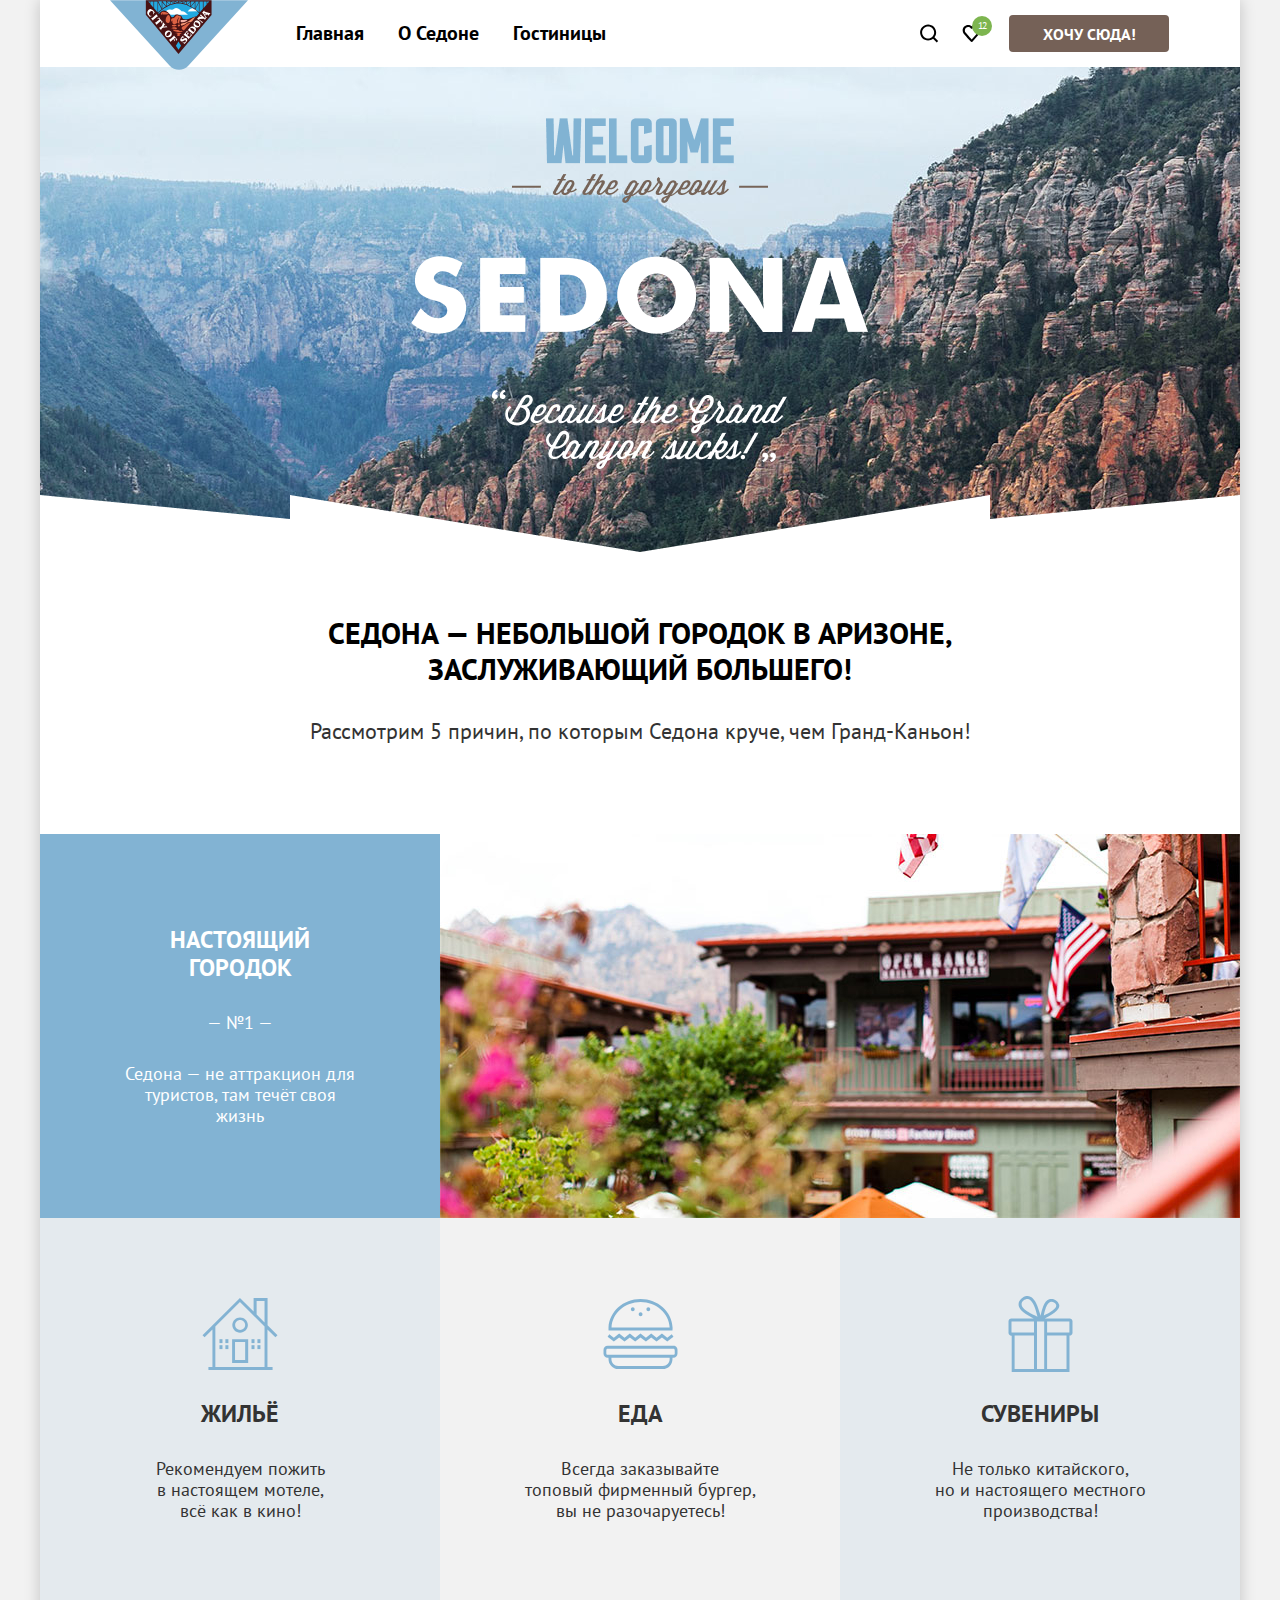
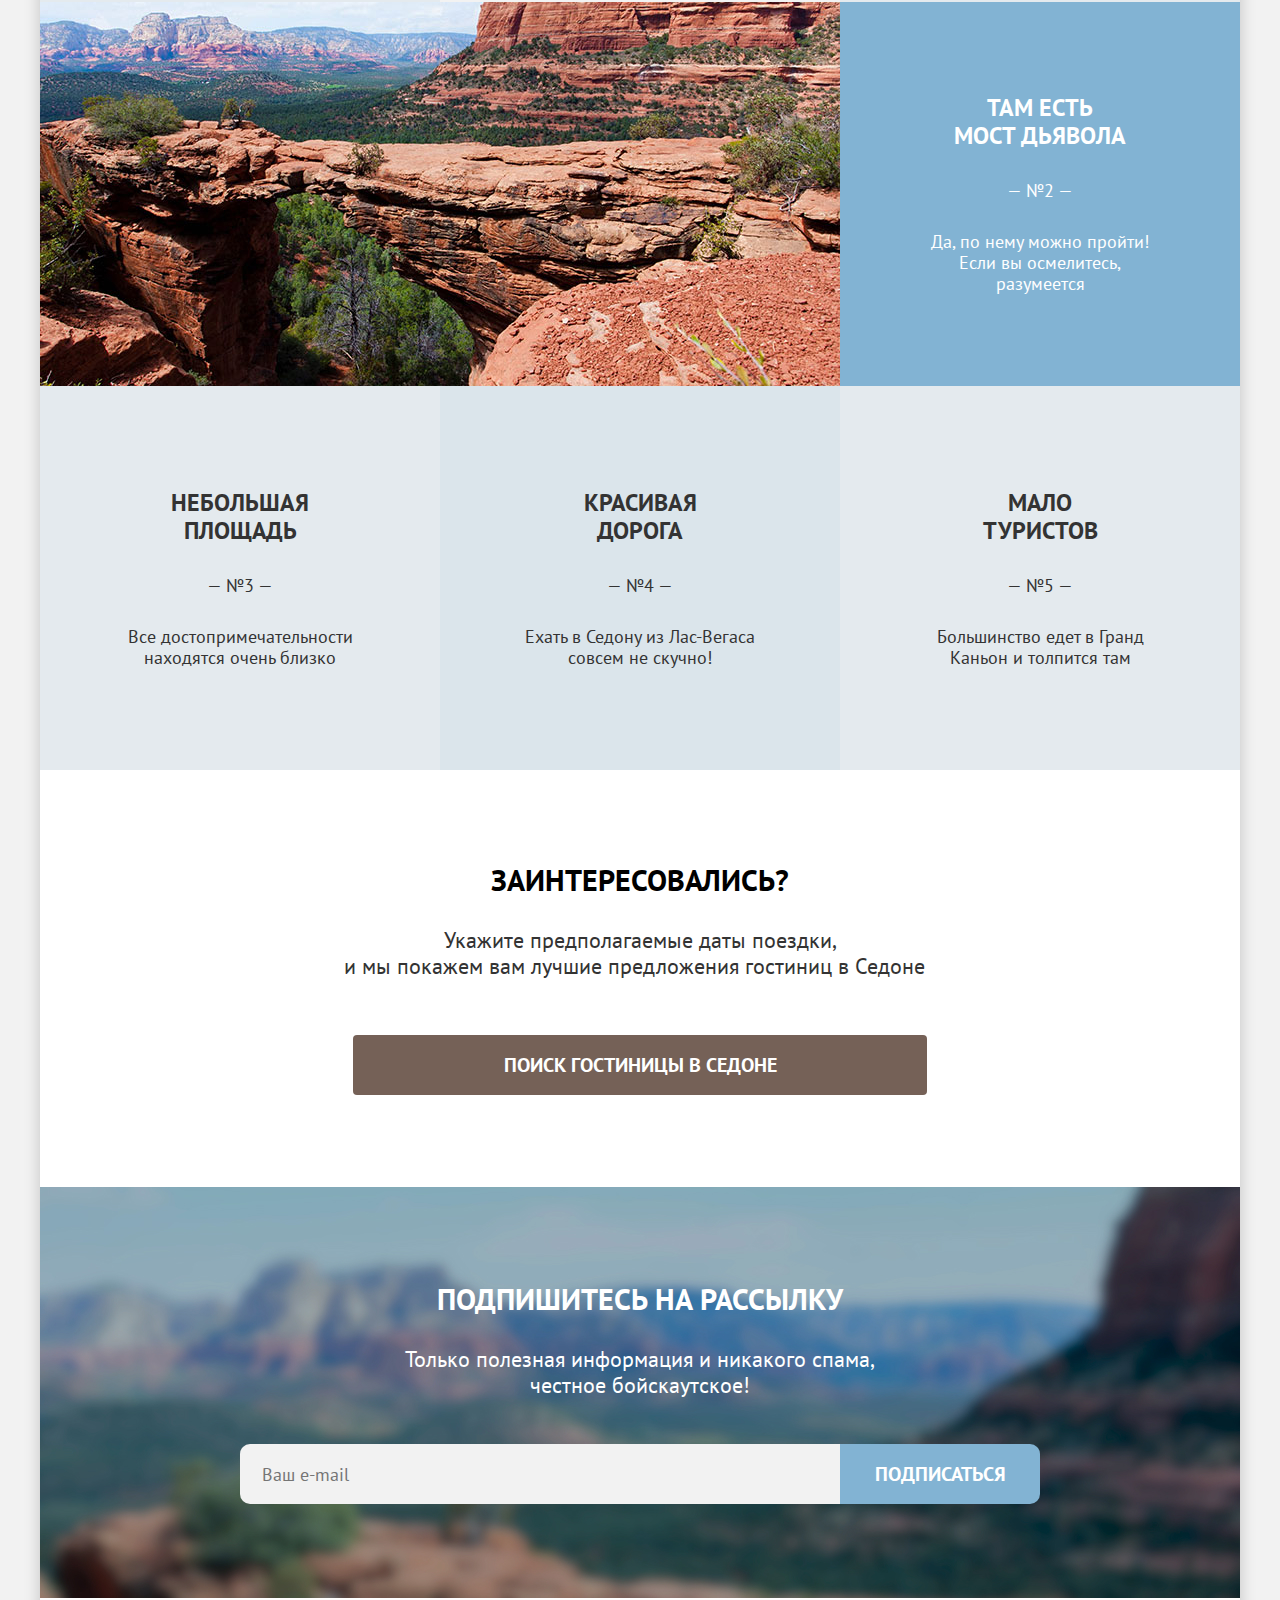
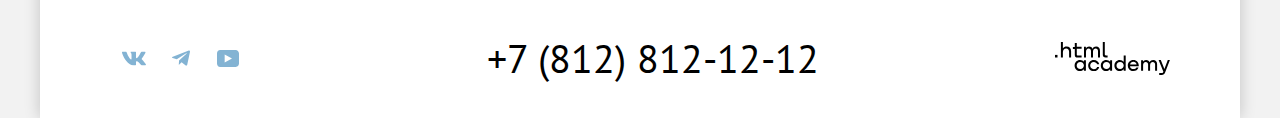
<file: index.html>
<!DOCTYPE html>
<html lang="ru">

<head>
  <meta name="viewport" content="width=device-width, initial-scale=1">
  <meta charset="utf-8">
  <title>HTML Academy: Седона</title>
  <link rel="stylesheet" href="./styles/style.css">
  <link rel="icon" href="favicon.ico">
  <link rel="icon" type="image/png" href="images/favicon.png">
</head>

<body class="page">
  <div class="page__wrapper">
    <header class="header">
      <a href="./index.html" class="header__index"><img src="./images/logo.svg" class="header__logo"
          alt="Логотип сайта." width="138" height="70"></a>
      <nav class="header__navigation">
        <ul class="header__links">
          <li class="header__link"><a href="#">Главная</a></li>
          <li class="header__link"><a href="#">О Седоне</a></li>
          <li class="header__link"><a href="./catalog.html">Гостиницы</a></li>
        </ul>
        <ul class="header-search">
          <li>
            <a href="#" class="search-link">
              <svg xmlns="http://www.w3.org/2000/svg" width="19" height="19" viewBox="0 0 19 19" fill="none"
                aria-label="кпопка поиска по сайту»">
                <path
                  d="M18.1585 17.05L14.448 13.35C15.4508 12.05 16.1528 10.35 16.1528 8.44995C16.1528 4.04995 12.5426 0.449951 8.13013 0.449951C3.71764 0.449951 0.107422 4.14995 0.107422 8.54995C0.107422 12.95 3.71764 16.55 8.13013 16.55C9.93524 16.55 11.6401 15.95 13.044 14.85L16.7545 18.55L18.1585 17.05ZM8.13013 14.55C4.82076 14.55 2.1131 11.85 2.1131 8.54995C2.1131 5.24995 4.82076 2.54995 8.13013 2.54995C11.4395 2.54995 14.1472 5.24995 14.1472 8.54995C14.1472 11.85 11.4395 14.55 8.13013 14.55Z"
                  fill="black" />
              </svg>
              <span class="visually-hidden">Кнопка поиска.</span>
            </a>
          </li>
          <li>
            <a href="#" class="like-link">
              <span class="visually-hidden">Кнопка нравится.</span>
              <svg aria-label="кнопка лайка в виде сердечка" xmlns="http://www.w3.org/2000/svg" width="19" height="17"
                viewBox="0 0 19 17" fill="none">
                <path
                  d="M9.57663 17C9.27578 17 8.97493 16.9 8.77436 16.6C3.35903 10.5 2.05534 9.1 1.75449 8.7C1.0525 7.8 0.651367 6.6 0.651367 5.4C0.651367 2.4 3.05818 0 6.16698 0C7.47067 0 8.67407 0.5 9.67691 1.3C10.6797 0.5 11.9834 0 13.1868 0C16.1954 0 18.7025 2.4 18.7025 5.4C18.7025 6.7 18.201 7.9 17.3988 8.8L10.3789 16.7C10.1783 16.9 9.97776 17 9.57663 17ZM3.5596 7.5C3.86045 7.9 7.06953 11.5 9.67691 14.4L15.8945 7.4C16.3959 6.9 16.5965 6.2 16.5965 5.4C16.5965 3.6 15.0922 2.1 13.2871 2.1C12.2843 2.1 11.2815 2.6 10.5795 3.4C10.2786 3.7 9.97776 3.8 9.67691 3.8C9.37606 3.8 9.07521 3.6 8.87464 3.4C8.17265 2.6 7.16982 2.1 6.16698 2.1C4.36187 2.1 2.85761 3.6 2.85761 5.4C2.75733 6.3 3.15846 7 3.5596 7.5C3.45931 7.5 3.45931 7.5 3.5596 7.5Z"
                  fill="black" />
              </svg>
            </a>
            <div class="likes-counter">12</div>
          </li>
          <li class="header-search__item"><a href="#" class="header__button">Хочу сюда!</a></li>
        </ul>

      </nav>

    </header>
    <main class="main main-container">
      <section class="hero">
        <div class="hero__image-wrapper">
          <h1 class="visually-hidden">Седона. К великолепному. Потому что Большой Каньон - такое себе!</h1>
          <img src="./images/welcome.png" width="458" height="352" alt="Седона. К великолепному." class="hero__picture">  
        </div>
        <div class="hero__introduction">
          <h2 class="hero__header">Седона — небольшой городок в Аризоне,
            заслуживающий большего!</h2>
          <p class="hero__paragraph">Рассмотрим 5 причин, по которым Седона круче, чем Гранд-Каньон!</p>
        </div>
      </section>

      <section class="benefits">
        <h2 class="visually-hidden">Преимущества.</h2>
        <ul class="benefits__list">
          <li class="benefits__item benefits__item_dark">
            <h3 class="benefits__title">Настоящий городок</h3>
            <p class="benefits__number">— №1 —</p>
            <p class="benefits__paragraph">Седона — не аттракцион для туристов, там течёт своя жизнь</p>
          </li>
          <li class="benefits__image"></li>
          <li class="benefits__item benefits__item_light">

            <h3 class="benefits__title benefits__title_indent benefits__title_home">Жильё</h3>
            <p class="benefits__paragraph">Рекомендуем пожить</p>
            <p class="benefits__paragraph">в настоящем мотеле,</p>
            <p class="benefits__paragraph">всё как в кино!</p>
          </li>
          <li class="benefits__item">

            <h3 class="benefits__title benefits__title_indent benefits__title_eat">Еда</h3>
            <p class="benefits__paragraph">Всегда заказывайте<br>
              топовый фирменный бургер, вы не разочаруетесь!</p>
          </li>
          <li class="benefits__item benefits__item_light">

            <h3 class="benefits__title benefits__title_indent benefits__title_gift">Сувениры</h3>
            <p class="benefits__paragraph">Не только китайского,<br>
              но и настоящего местного производства!</p>
          </li>
          <li class="benefits__second-pic"></li>
          <li class="benefits__item benefits__item_dark">
            <h3 class="benefits__title">Там есть<br>
              мост дьявола</h3>
            <p class="benefits__number">— №2 —</p>
            <p class="benefits__paragraph">Да, по нему можно пройти! Если вы осмелитесь, разумеется</p>
          </li>
          <li class="benefits__item benefits__item_light-bottom">
            <h3 class="benefits__title">Небольшая площадь</h3>
            <p class="benefits__number">— №3 —</p>
            <p class="benefits__paragraph">Все достопримечательности находятся очень близко</p>
          </li>
          <li class="benefits__item benefits__item_middle">
            <h3 class="benefits__title">Красивая<br>дорога</h3>
            <p class="benefits__number">— №4 —</p>
            <p class="benefits__paragraph">Ехать в&nbsp;Седону из&nbsp;Лас-Вегаса совсем не&nbsp;скучно!</p>
          </li>
          <li class="benefits__item benefits__item_light-bottom">
            <h3 class="benefits__title">Мало<br> туристов</h3>
            <p class="benefits__number">— №5 —</p>
            <p class="benefits__paragraph">Большинство едет в Гранд Каньон и толпится там</p>
          </li>
        </ul>
      </section>

      <section class="find-hotel">
        <h2 class="find-hotel__title">Заинтересовались?</h2>
        <div class="find-hotel__text">
          <p class="find-hotel__center-paragraph">Укажите предполагаемые даты поездки,</p>
          <p class="find-hotel__start-paragraph">и мы покажем вам лучшие предложения гостиниц в Седоне</p>
        </div>
        <a href="#" class="find-hotel__button">Поиск гостиницы в седоне</a>
      </section>
      <section class="subscribe">
        <h2 class="subscribe__title">Подпишитесь на рассылку</h2>
        <p class="subscribe__text">Только полезная информация и никакого спама, честное бойскаутское!</p>
        <form class="subscribe__form" action="https://echo.htmlacademy.ru/" method="post">
          <label for="newsletter-email" class="visually-hidden">Введите Ваш емэйл.</label>
          <input class="subscribe__field" placeholder="Ваш e-mail" type="email" id="newsletter-email"
            name="newsletter-email" required>
          <button class="subscribe__button" type="submit">
            <span>Подписаться</span>
          </button>
        </form>
      </section>
    </main>
    <footer class="footer">
      <div class="footer__line">
        <div class="footer__contacts">
          <h3 class="visually-hidden">Контакты.</h3>
          <ul class="social-icons">
            <li class="social-icons__item">
              <a href="https://vk.com/htmlacademy" target="_blank" class="footer__social-link">
                <span class="visually-hidden">Ссылка на страницу Вконтакте.</span>
                <svg xmlns="http://www.w3.org/2000/svg" width="24" height="15" viewBox="0 0 24 15" fill="none">
                  <g clip-path="url(#clip0_33515_1186)">
                    <path fill-rule="evenodd" clip-rule="evenodd"
                      d="M23.45 1.448C23.616 0.902 23.45 0.5 22.655 0.5H20.03C19.362 0.5 19.054 0.847 18.887 1.23C18.887 1.23 17.552 4.426 15.661 6.502C15.049 7.104 14.771 7.295 14.437 7.295C14.27 7.295 14.019 7.104 14.019 6.557V1.448C14.019 0.792 13.835 0.5 13.279 0.5H9.151C8.734 0.5 8.483 0.804 8.483 1.093C8.483 1.714 9.429 1.858 9.526 3.606V7.404C9.526 8.237 9.373 8.388 9.039 8.388C8.149 8.388 5.984 5.177 4.699 1.503C4.45 0.788 4.198 0.5 3.527 0.5H0.9C0.15 0.5 0 0.847 0 1.23C0 1.912 0.89 5.3 4.145 9.781C6.315 12.841 9.37 14.5 12.153 14.5C13.822 14.5 14.028 14.132 14.028 13.497V11.184C14.028 10.447 14.186 10.3 14.715 10.3C15.105 10.3 15.772 10.492 17.33 11.967C19.11 13.716 19.403 14.5 20.405 14.5H23.03C23.78 14.5 24.156 14.132 23.94 13.404C23.702 12.68 22.852 11.629 21.725 10.382C21.113 9.672 20.195 8.907 19.916 8.524C19.527 8.033 19.638 7.814 19.916 7.377C19.916 7.377 23.116 2.951 23.449 1.448H23.45Z" />
                  </g>
                  <defs>
                    <clipPath id="clip0_33515_1186">
                      <rect width="24.0005" height="14" fill="white" transform="translate(0 0.5)" />
                    </clipPath>
                  </defs>
                </svg>
              </a>
            </li>
            <li class="social-icons__item">
              <a href="https://t.me/htmlacademy" target="_blank" class="footer__social-link">
                <span class="visually-hidden">Ссылка на страницу Телеграмм.</span>
                <svg xmlns="http://www.w3.org/2000/svg" width="18" height="17" viewBox="0 0 18 17" fill="none">
                  <g clip-path="url(#clip0_33515_1184)">
                    <path
                      d="M16.7855 0.59926L0.840977 6.74776C-0.247172 7.18481 -0.240877 7.79184 0.641333 8.06253L4.73493 9.33953L14.2063 3.3637C14.6542 3.09121 15.0634 3.2378 14.727 3.53636L7.05332 10.4619H7.05152L7.05332 10.4628L6.77094 14.6823C7.18462 14.6823 7.36718 14.4925 7.5992 14.2686L9.58754 12.3351L13.7234 15.39C14.486 15.81 15.0337 15.5941 15.2234 14.6841L17.9384 1.88885C18.2163 0.774623 17.513 0.270117 16.7855 0.59926Z" />
                  </g>
                  <defs>
                    <clipPath id="clip0_33515_1184">
                      <rect width="18" height="17" fill="white" transform="translate(0.000488281)" />
                    </clipPath>
                  </defs>
                </svg>
              </a>
            </li>
            <li class="social-icons__item">
              <a href="https://www.youtube.com/user/htmlacademyru" target="_blank" class="footer__social-link">
                <span class="visually-hidden">Ссылка на страницу в Ютуб.</span>
                <svg xmlns="http://www.w3.org/2000/svg" width="22" height="17" viewBox="0 0 22 17" fill="none">
                  <path
                    d="M18.607 0H3.17413C1.31343 0 0 1.59375 0 3.4V13.4937C0 15.4062 1.31343 17 3.17413 17H18.8259C20.4677 17 22 15.4062 22 13.6V3.4C21.7811 1.59375 20.4677 0 18.607 0ZM7.66169 12.5375V4.4625L14.995 8.5L7.66169 12.5375Z" />
                </svg></a>
            </li>
          </ul>
          <address class="address-tel">
            <a href="tel:88128121212" class="footer__tel">+7 (812) 812-12-12</a>
          </address>
          <div class="footer__link">
            <a href="https://htmlacademy.ru/" target="_blank" class="html-link">
              <span class="visually-hidden">Ссылка на сайт HTML Академии.</span>
              <svg xmlns="http://www.w3.org/2000/svg" width="115" height="33" viewBox="0 0 115 33" class="footer__svg">
                <path d="M0 12.9V15.5H2.5V12.9H0Z" />
                <path
                  d="M11.6 4.5C10 4.5 8.8 5.2 8 6.2H7.9V0H5.9V15.5H7.9V10.2C7.9 8.1 9.2 6.6 11.2 6.6C13 6.6 14.1 8 14.1 9.8V15.5H16.1V9.4C16.2 6.4 14.3 4.5 11.6 4.5Z" />
                <path
                  d="M26.6 4.8H21.8V1.1H19.8V4.9H17.9V6.9H19.8V12.9C19.8 14.6 20.8 15.6 22.5 15.6H26.6V13.6H22.9C22.2 13.6 21.8 13.2 21.8 12.5V6.8H26.6V4.8Z" />
                <path
                  d="M41.1 4.6C39.5 4.6 38.2 5.4 37.6 6.7H37.5C36.9 5.5 35.7 4.6 34.1 4.6C32.7 4.6 31.6 5.4 31 6.4H30.9V4.8H29V15.4H31V10C31 8 32 6.5 33.6 6.5C35.1 6.5 36 7.5 36 9.1V15.4H38V9.8C38 7.4 39.4 6.5 40.6 6.5C42.1 6.5 43 7.5 43 9.1V15.4H45V8.9C45.1 6.4 43.6 4.6 41.1 4.6Z" />
                <path
                  d="M47.8 12.7C47.8 14.4 48.8 15.4 50.6 15.4H52.6V13.4H50.9C50.2 13.4 49.8 13 49.8 12.3V0H47.8V12.7Z" />
                <path
                  d="M28.9 19.7C28 18.6 26.7 17.9 25 17.9C21.9 17.9 19.6 20.2 19.6 23.5C19.6 26.8 21.9 29.1 25 29.1C26.8 29.1 28 28.3 28.8 27.2H28.9V28.8H30.9V18.2H28.9V19.7ZM25.3 27.1C23.1 27.1 21.7 25.5 21.7 23.5C21.7 21.5 23.1 19.9 25.3 19.9C27.5 19.9 28.9 21.5 28.9 23.5C28.9 25.4 27.5 27.1 25.3 27.1Z" />
                <path
                  d="M44.2 22C43.7 19.6 41.6 17.9 38.8 17.9C35.4 17.9 33.2 20.4 33.2 23.5C33.2 26.6 35.4 29.1 38.8 29.1C41.6 29.1 43.7 27.3 44.2 24.9H42.1C41.7 26.2 40.4 27.2 38.8 27.2C36.6 27.2 35.2 25.6 35.2 23.6C35.2 21.6 36.6 20 38.8 20C40.4 20 41.6 21 42.1 22.2H44.2V22Z" />
                <path
                  d="M55.1 19.7C54.2 18.6 52.9 17.9 51.2 17.9C48.1 17.9 45.8 20.2 45.8 23.5C45.8 26.8 48.1 29.1 51.2 29.1C53 29.1 54.2 28.3 55 27.2H55.1V28.8H57.1V18.2H55.1V19.7ZM51.5 27.1C49.3 27.1 47.9 25.5 47.9 23.5C47.9 21.5 49.3 19.9 51.5 19.9C53.7 19.9 55.1 21.5 55.1 23.5C55.1 25.4 53.6 27.1 51.5 27.1Z" />
                <path
                  d="M68.7 19.8C67.8 18.7 66.5 17.9 64.8 17.9C61.7 17.9 59.4 20.2 59.4 23.5C59.4 26.8 61.6 29.1 64.8 29.1C66.5 29.1 67.8 28.3 68.6 27.3H68.7V28.8H70.7V13.4H68.7V19.8ZM65.1 27.1C62.9 27.1 61.5 25.5 61.5 23.5C61.5 21.5 62.9 19.9 65.1 19.9C67.3 19.9 68.7 21.5 68.7 23.5C68.6 25.5 67.2 27.1 65.1 27.1Z" />
                <path
                  d="M78.3 17.9C75 17.9 72.8 20.4 72.8 23.5C72.8 26.5 74.9 29.1 78.3 29.1C80.8 29.1 82.8 27.8 83.5 25.5H81.4C80.9 26.5 79.8 27.1 78.4 27.1C76.5 27.1 75.1 25.8 75 24.2H83.8C84 20.6 81.8 17.9 78.3 17.9ZM78.3 19.8C80 19.8 81.3 20.8 81.6 22.4H75.1C75.4 20.9 76.6 19.8 78.3 19.8Z" />
                <path
                  d="M98.2 17.9C96.6 17.9 95.3 18.7 94.6 19.9H94.5C93.9 18.7 92.7 17.9 91.1 17.9C89.7 17.9 88.6 18.6 88 19.7V18.2H86.1V28.8H88.1V23.4C88.1 21.4 89.1 20 90.7 19.9C92.2 19.9 93.1 20.9 93.1 22.5V28.8H95.1V23.2C95.1 20.8 96.5 19.9 97.7 19.9C99.2 19.9 100.1 20.9 100.1 22.5V28.8H102.1V22.3C102.2 19.7 100.7 17.9 98.2 17.9Z" />
                <path
                  d="M109.4 27L105.8 18.1H103.6L108.4 29.7C108.1 30.6 107.7 30.9 106.7 30.9H104.2V32.9H106.7C108.5 32.9 109.5 32.1 110.2 30.3L114.9 18.1H112.8L109.4 27Z" />
              </svg>
            </a>
          </div>
        </div>
      </div>
    </footer>

    <div class="modal-container visually-hidden">
      <div class="modal-search">
        <header class="modal-search__header">
          <h2 class="modal-search__title">Поиск гостиницы в Седоне</h2>
          <button class="modal-search__close-btn" type="button">
            <svg xmlns="http://www.w3.org/2000/svg" width="13" height="13" viewBox="0 0 13 13" fill="black"
              class="modal-search__img">
              <path
                d="M13 1.2L11.8 0L6.5 5.3L1.2 0L0 1.2L5.3 6.5L0 11.8L1.2 13L6.5 7.7L11.8 13L13 11.8L7.7 6.5L13 1.2Z" />
            </svg>
            <span class="visually-hidden">Закрыть окно.</span>
          </button>
        </header>
        <section class="modal-forms">
          <h2 class="modal-search__title visually-hidden">Бронирование номера</h2>
          <form class="look-form" action="https://echo.htmlacademy.ru/" method="post">
            <div class="look-form__option">
              <div class="look-form__date">
                <label class="look-form__label" for="arrival-date">Дата заезда:</label>
                <div class="look-form__option-date">
                  <input class="look-form__field" type="text" id="arrival-date" name="arrival-date"
                    placeholder="27 апреля 2020">
                  <button type="button" class="calendar"><span class="visually-hidden">Календарь</span>
                    <svg xmlns="http://www.w3.org/2000/svg" width="15" height="15" viewBox="0 0 15 15" fill="none">
                      <path d="M5.5 10C5.8 10 6 9.8 6 9.5C6 9.2 5.8 9 5.5 9C5.2 9 5 9.2 5 9.5C5 9.8 5.2 10 5.5 10Z"
                        fill="black" />
                      <path
                        d="M14 2H12V0H11V2H4V0H3V2H1C0.4 2 0 2.4 0 3V6V7V14C0 14.5 0.4 15 1 15H14C14.5 15 15 14.5 15 14V7V6V3C15 2.4 14.5 2 14 2ZM14 14H1V7H14V14ZM1 6V3H3V5H4V3H11V5H12V3H14V6H1Z"
                        fill="black" />
                      <path d="M7.5 10C7.8 10 8 9.8 8 9.5C8 9.2 7.8 9 7.5 9C7.2 9 7 9.2 7 9.5C7 9.8 7.2 10 7.5 10Z"
                        fill="black" />
                      <path d="M9.5 10C9.8 10 10 9.8 10 9.5C10 9.2 9.8 9 9.5 9C9.2 9 9 9.2 9 9.5C9 9.8 9.2 10 9.5 10Z"
                        fill="black" />
                      <path
                        d="M5.5 11C5.2 11 5 11.2 5 11.5C5 11.8 5.2 12 5.5 12C5.8 12 6 11.8 6 11.5C6 11.2 5.8 11 5.5 11Z"
                        fill="black" />
                      <path d="M3.5 10C3.8 10 4 9.8 4 9.5C4 9.2 3.8 9 3.5 9C3.2 9 3 9.2 3 9.5C3 9.8 3.2 10 3.5 10Z"
                        fill="black" />
                      <path
                        d="M3.5 11C3.2 11 3 11.2 3 11.5C3 11.8 3.2 12 3.5 12C3.8 12 4 11.8 4 11.5C4 11.2 3.8 11 3.5 11Z"
                        fill="black" />
                      <path
                        d="M7.5 11C7.2 11 7 11.2 7 11.5C7 11.8 7.2 12 7.5 12C7.8 12 8 11.8 8 11.5C8 11.2 7.8 11 7.5 11Z"
                        fill="black" />
                      <path
                        d="M9.5 11C9.2 11 9 11.2 9 11.5C9 11.8 9.2 12 9.5 12C9.8 12 10 11.8 10 11.5C10 11.2 9.8 11 9.5 11Z"
                        fill="black" />
                      <path
                        d="M11.5 10C11.8 10 12 9.8 12 9.5C12 9.2 11.8 9 11.5 9C11.2 9 11 9.2 11 9.5C11 9.8 11.2 10 11.5 10Z"
                        fill="black" />
                      <path
                        d="M11.5 11C11.2 11 11 11.2 11 11.5C11 11.8 11.2 12 11.5 12C11.8 12 12 11.8 12 11.5C12 11.2 11.8 11 11.5 11Z"
                        fill="black" />
                    </svg>
                  </button>
                </div>
                <span class="look-form__message look-form__message_danger">Мы не можем отправить вас в прошлое.</span>
              </div>
              <div class="look-form__date">
                <label class="look-form__label" for="departure-date">Дата выезда:</label>
                <div class="look-form__option-date">
                  <input class="look-form__field" type="text" id="departure-date" name="departure-date"
                    placeholder="1 сентября 2021">
                  <button type="button" class="calendar">
                    <span class="visually-hidden">Календарь</span>
                    <svg xmlns="http://www.w3.org/2000/svg" width="15" height="15" viewBox="0 0 15 15" fill="none">
                      <path d="M5.5 10C5.8 10 6 9.8 6 9.5C6 9.2 5.8 9 5.5 9C5.2 9 5 9.2 5 9.5C5 9.8 5.2 10 5.5 10Z"
                        fill="black" />
                      <path
                        d="M14 2H12V0H11V2H4V0H3V2H1C0.4 2 0 2.4 0 3V6V7V14C0 14.5 0.4 15 1 15H14C14.5 15 15 14.5 15 14V7V6V3C15 2.4 14.5 2 14 2ZM14 14H1V7H14V14ZM1 6V3H3V5H4V3H11V5H12V3H14V6H1Z"
                        fill="black" />
                      <path d="M7.5 10C7.8 10 8 9.8 8 9.5C8 9.2 7.8 9 7.5 9C7.2 9 7 9.2 7 9.5C7 9.8 7.2 10 7.5 10Z"
                        fill="black" />
                      <path d="M9.5 10C9.8 10 10 9.8 10 9.5C10 9.2 9.8 9 9.5 9C9.2 9 9 9.2 9 9.5C9 9.8 9.2 10 9.5 10Z"
                        fill="black" />
                      <path
                        d="M5.5 11C5.2 11 5 11.2 5 11.5C5 11.8 5.2 12 5.5 12C5.8 12 6 11.8 6 11.5C6 11.2 5.8 11 5.5 11Z"
                        fill="black" />
                      <path d="M3.5 10C3.8 10 4 9.8 4 9.5C4 9.2 3.8 9 3.5 9C3.2 9 3 9.2 3 9.5C3 9.8 3.2 10 3.5 10Z"
                        fill="black" />
                      <path
                        d="M3.5 11C3.2 11 3 11.2 3 11.5C3 11.8 3.2 12 3.5 12C3.8 12 4 11.8 4 11.5C4 11.2 3.8 11 3.5 11Z"
                        fill="black" />
                      <path
                        d="M7.5 11C7.2 11 7 11.2 7 11.5C7 11.8 7.2 12 7.5 12C7.8 12 8 11.8 8 11.5C8 11.2 7.8 11 7.5 11Z"
                        fill="black" />
                      <path
                        d="M9.5 11C9.2 11 9 11.2 9 11.5C9 11.8 9.2 12 9.5 12C9.8 12 10 11.8 10 11.5C10 11.2 9.8 11 9.5 11Z"
                        fill="black" />
                      <path
                        d="M11.5 10C11.8 10 12 9.8 12 9.5C12 9.2 11.8 9 11.5 9C11.2 9 11 9.2 11 9.5C11 9.8 11.2 10 11.5 10Z"
                        fill="black" />
                      <path
                        d="M11.5 11C11.2 11 11 11.2 11 11.5C11 11.8 11.2 12 11.5 12C11.8 12 12 11.8 12 11.5C12 11.2 11.8 11 11.5 11Z"
                        fill="black" />
                    </svg>
                  </button>
                </div>
                <span class="look-form__message">На эти даты есть свободные номера. Пока есть.</span>
              </div>

              <div class="look-form__person">
                <div class="look-form__adult">
                  <label class="look-form__label" for="adult">Взрослые:</label>
                  <div class="look-form__counter">
                    <button class="look-form__minus" type="button">
                      <span class="visually-hidden">Уменьшить количество персон.</span>
                    </button>

                    <input class="look-form__count" type="text" id="adult" name="adult" placeholder="2">
                    <button class="look-form__plus" type="button">
                      <span class="visually-hidden">Увеличить количество персон.</span>
                    </button>
                  </div>
                </div>
                <div class="look-form__children">
                  <label class="look-form__label" for="children">Дети:</label>
                  <div class="popover-wrapper">
                    <div class="look-form__icon">
                      <span class="visually-hidden">Подсказка</span>
                      <svg xmlns="http://www.w3.org/2000/svg" width="1" height="1" viewBox="0 0 1 1" fill="none"
                        class="look-form__dot-img">
                        <path d="M1 0H0V1H1V0Z" fill="white" />
                      </svg>
                      <svg xmlns="http://www.w3.org/2000/svg" width="1" height="6" viewBox="0 0 1 6" fill="none">
                        <path d="M0 6H1L1 0H0L0 6Z" fill="white" />
                      </svg>
                      <div class="popover">
                        <div class="popover__content">
                          <span>Укажите количество детей, которые будут с вами, возраст которых
                            от 6 до 18 лет. Дети до 6 лет размещаются бесплатно.
                          </span>
                        </div>
                      </div>
                    </div>
                  </div>
                  <div class="look-form__counter look-form__counter_children">
                    <button class="look-form__minus" type="button">
                      <span class="visually-hidden">Уменьшить количество персон.</span>
                    </button>
                    <input class="look-form__count" type="text" id="children" name="children" placeholder="1">
                    <button class="look-form__plus" type="button">
                      <span class="visually-hidden">Увеличить количество персон.</span>
                    </button>
                  </div>
                </div>
              </div>
              <div class="look-form__btn">
                <button type="button" class="look-form__button">Найти</button>
              </div>
            </div>

          </form>
        </section>
      </div>
    </div>
  </div>
</body>

</html>
</file>
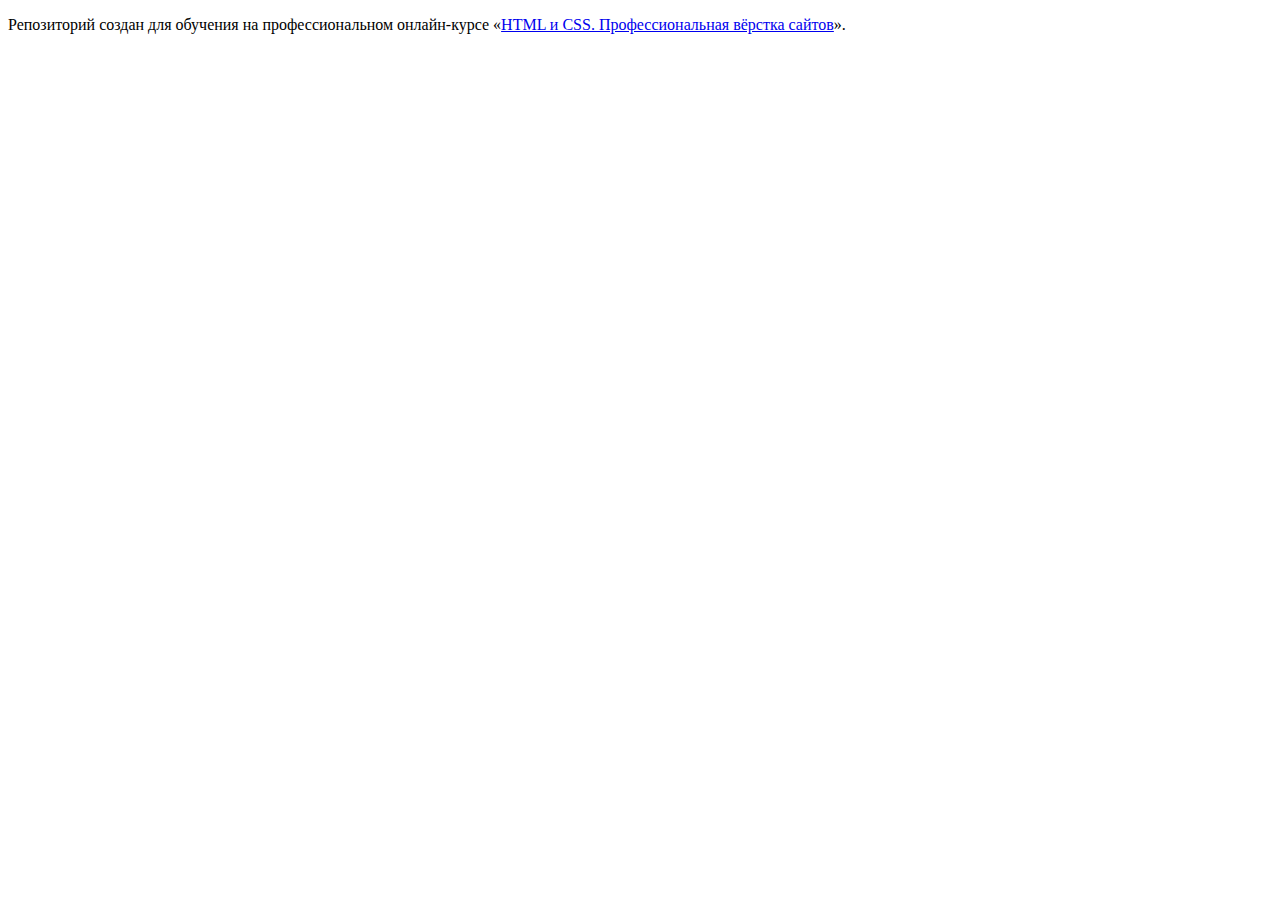
<file: 1/index.html>
<!DOCTYPE html>
<html lang="ru">
  <head>
    <meta charset="utf-8">
    <title>HTML Academy: Седона</title>
    <base href="https://htmlacademy-htmlcss.github.io/2087639-sedona-34/1/">
</head>
  <body>

    <p>Репозиторий создан для обучения на профессиональном онлайн‑курсе «<a href="https://htmlacademy.ru/intensive/htmlcss">HTML и CSS. Профессиональная вёрстка сайтов</a>».</p>

  </body>
</html>
</file>
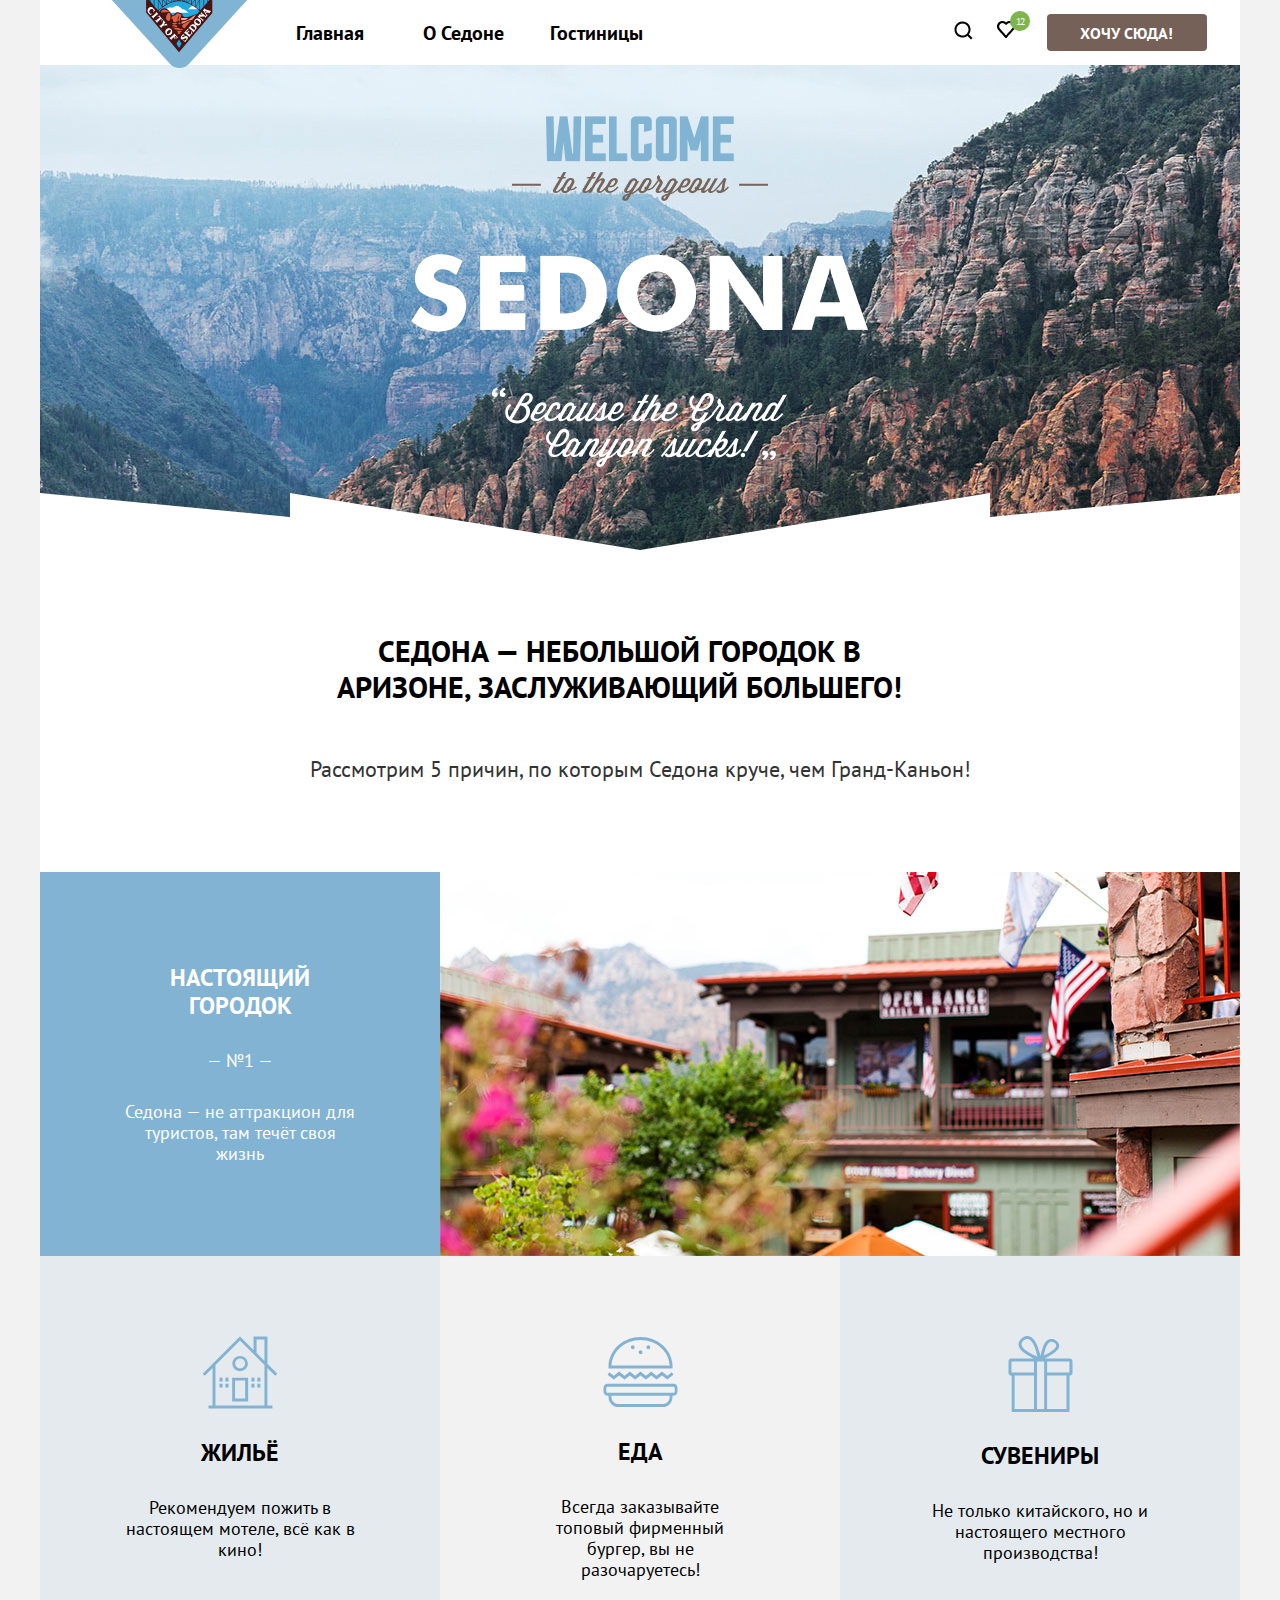
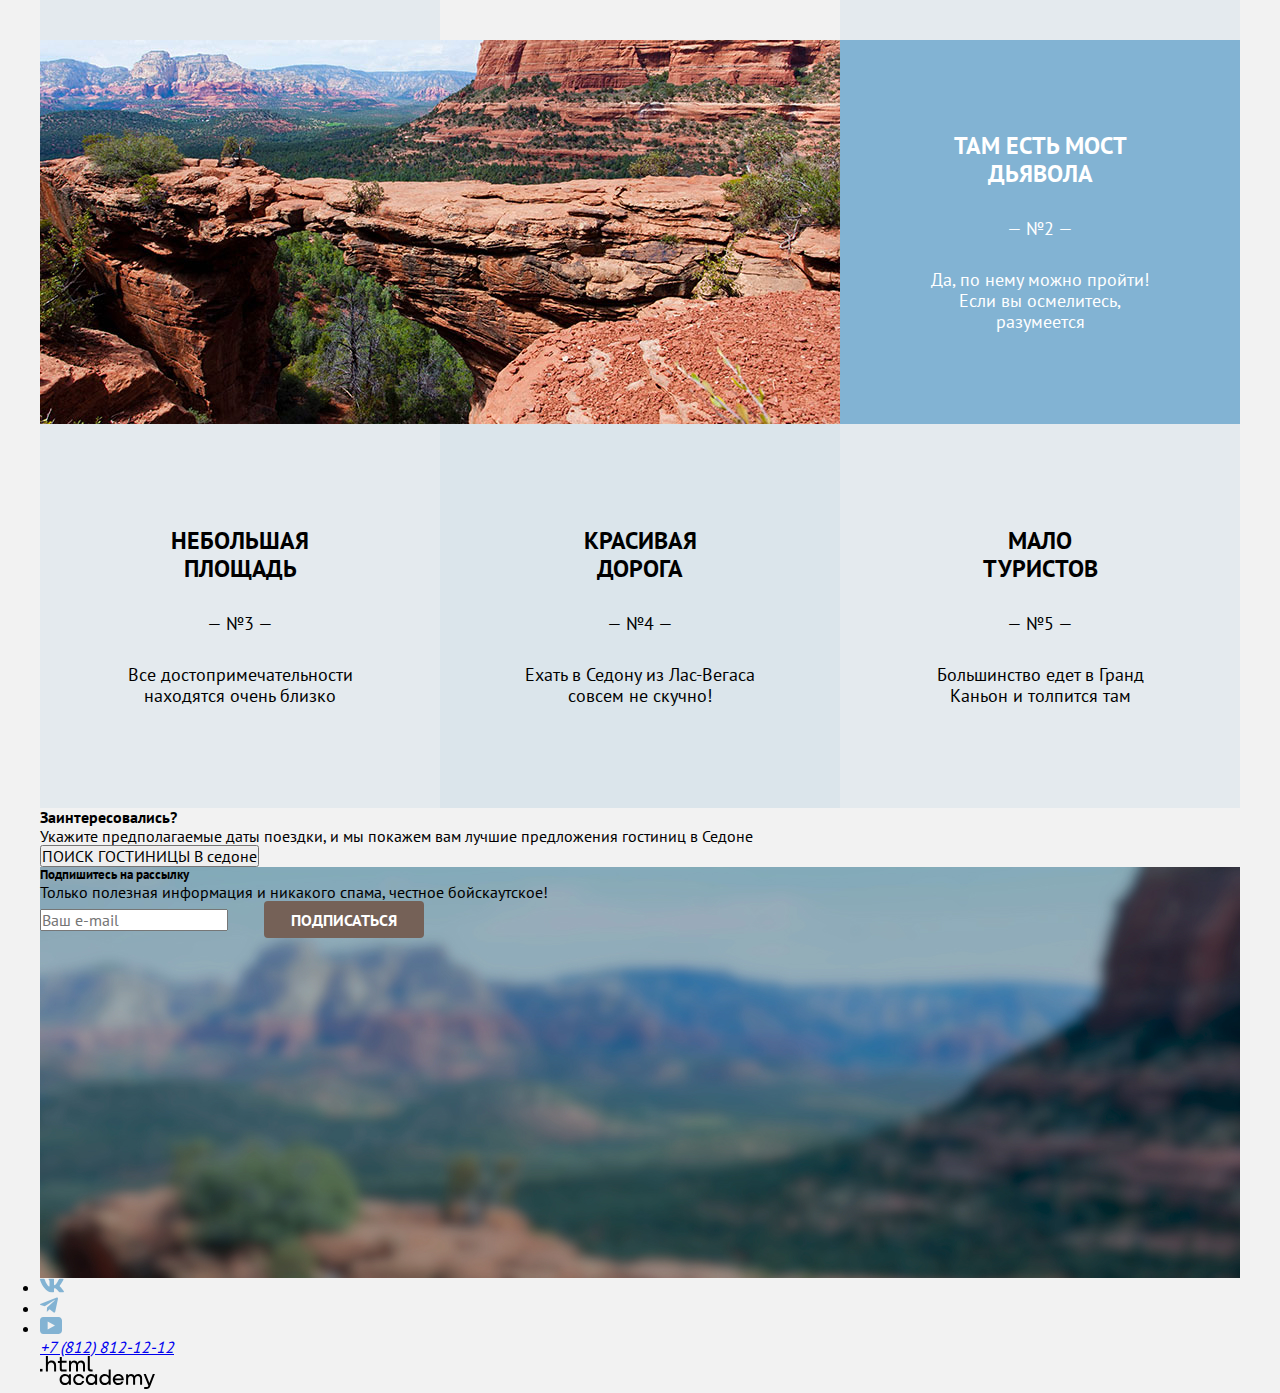
<file: 2/index.html>
<!DOCTYPE html>
<html lang="ru">

<head>
  <meta name="viewport" content="width=device-width, initial-scale=1">
  <meta charset="utf-8">
  <title>HTML Academy: Седона</title>
  <link rel="stylesheet" href="./normalize.css">
  <link rel="stylesheet" href="./index.css">
  <base href="https://htmlacademy-htmlcss.github.io/2087639-sedona-34/2/">
</head>

<body class="page">
  <header class="header">
    <a href="./index.html" class="header__index"><img src="./images/logo.svg" class="header__logo"
        alt="Логотип сайта"></a>
    <nav class="header__navigation">
      <ul class="header__links">
        <li class="header__link current-link"><a href="#">Главная</a></li>
        <li class="header__link"><a href="#">О Седоне</a></li>
        <li class="header__link"><a href="./catalog.html">Гостиницы</a></li>
      </ul>
    </nav>
    <ul class="header__icons">
      <li><a href="#"><img src="./images/search.png" alt="Кнопка поиска">
          <span class="visually-hidden">Кнопка поиска</span>
        </a></li>
      <li class="header__like-button"><a href="#">
          <span class="visually-hidden">Кнопка нравится</span>
          <img src="./images/heart.png" alt="кнопка лайка"></a>
        <div class="likes-counter">12</div>
      </li>
    </ul>
    <button class="button">Хочу сюда!</button>
  </header>
  <main class="main">
    <section class="hero">
      <div class="hero__image-wrapper">
        <img src="./images/hero-pic.png" alt="Добро пожаловать в Седону! Потому что Гранд Каньон отстой">
        <h1 class="visually-hidden">SEDONA</h1>
        <span class="visually-hidden">К великолепному</span>
        <span class="visually-hidden">Потому что большой каньон - отстой!</span>
      </div>
      <div class="hero__introduction">
        <h1 class="hero__header">Седона — небольшой городок в Аризоне,
          заслуживающий большего!</h1>
        <p class="hero__paragraph">Рассмотрим 5&nbsp;причин, по&nbsp;которым Седона круче, чем Гранд-Каньон!</p>
      </div>
    </section>

    <section class="benefits">
      <h2 class="visually-hidden">ПРЕИМУЩЕСТВА</h2>
      <ul class="benefit__list">
        <li class="benefit__item benefit__item_dark">
          <h3 class="benefit__title">Настоящий городок</h3>
          <p class="benefit__number">— №1 —</p>
          <p class="benefit__paragraph">Седона — не аттракцион для туристов, там течёт своя жизнь</p>
        </li>
        <li class="benefit__image"></li>
        <li class="benefit__item benefit__item_light">
          <img src="./images/home.svg" class="benefit__pic" alt="схематичное изображение домика">
          <h3 class="benefit__title">Жильё</h3>
          <p class="benefit__paragraph">Рекомендуем пожить в настоящем мотеле, всё как в кино!</p>
        </li>
        <li class="benefit__item">
          <img src="./images/food.svg" class="benefit__pic" alt="схематичное изображение еды">
          <h3 class="benefit__title">Еда</h3>
          <p class="benefit__paragraph">Всегда заказывайте
            топовый фирменный бургер, вы не разочаруетесь!</p>
        </li>
        <li class="benefit__item benefit__item_light">
          <img src="./images/gift.svg" class="benefit__pic" alt="схематичное изображение подарка">
          <h3 class="benefit__title">Сувениры</h3>
          <p class="benefit__paragraph">Не только китайского,
            но и настоящего местного производства!</p>
        </li>
      </ul>
      <ul class="benefit__list">
        <li class="benefit__second-pic"></li>
        <li class="benefit__item benefit__item_dark">
          <h3 class="benefit__title">Там есть
            мост дьявола</h3>
          <p class="benefit__number">— №2 —</p>
          <p class="benefit__paragraph">Да, по нему можно пройти! Если вы осмелитесь, разумеется</p>
        </li>
        <li class="benefit__item benefit__item_light-bottom">
          <h3 class="benefit__title">Небольшая площадь</h3>
          <p class="benefit__number">— №3 —</p>
          <p class="benefit__paragraph">Все достопримечательности находятся очень близко</p>
        </li>
        <li class="benefit__item benefit__item_middle">
          <h3 class="benefit__title">Красивая<br>дорога</h3>
          <p class="benefit__number">— №4 —</p>
          <p class="benefit__paragraph">Ехать в Седону из Лас-Вегаса совсем не скучно!</p>
        </li>
        <li class="benefit__item benefit__item_light-bottom">
          <h3 class="benefit__title">Мало<br> туристов</h3>
          <p class="benefit__number">— №5 —</p>
          <p class="benefit__paragraph">Большинство едет в Гранд Каньон и толпится там</p>
        </li>
      </ul>
    </section>

    <section class="find-hotel">
      <h4>Заинтересовались?</h4>
      <p>Укажите предполагаемые даты поездки, и мы покажем вам лучшие предложения гостиниц в Седоне
      </p>
      <button>ПОИСК ГОСТИНИЦЫ В седоне</button>
    </section>
    <section class="subscribe">
      <h5>Подпишитесь на рассылку</h5>
      <p>Только полезная информация и никакого спама, честное бойскаутское!</p>
      <form class="newsletter-form" action="https://echo.htmlacademy.ru/" method="post">
        <input class="field" placeholder="Ваш e-mail" type="email" name="newsletter-email" required>
        <button class="button newsletter-button" type="submit">
          <span>Подписаться</span>
        </button>
      </form>
    </section>
    <footer>
      <div class="footer__line">
        <h4 class="visually-hidden">Контакты</h4>
        <ul class="social-icons">
          <li><a href="https://vk.com/htmlacademy"><img src="./images/social-vk.svg" alt="vkontakte"></a></li>
          <li><a href="https://t.me/htmlacademy"><img src="./images/social-telegram.svg" alt="telegram"></a></li>
          <li><a href="https://www.youtube.com/user/htmlacademyru"><img src="./images/social-youtube.svg"
                alt="youtube"></a></li>
        </ul>
        <address><a href="tel:88128121212">+7 (812) 812-12-12</a></address>
        <a href="https://htmlacademy.ru/"><img src="./images/HTML-Academy.svg" alt="Логотип академии"></a>
      </div>
    </footer>
  </main>
</body>

</html>
</file>
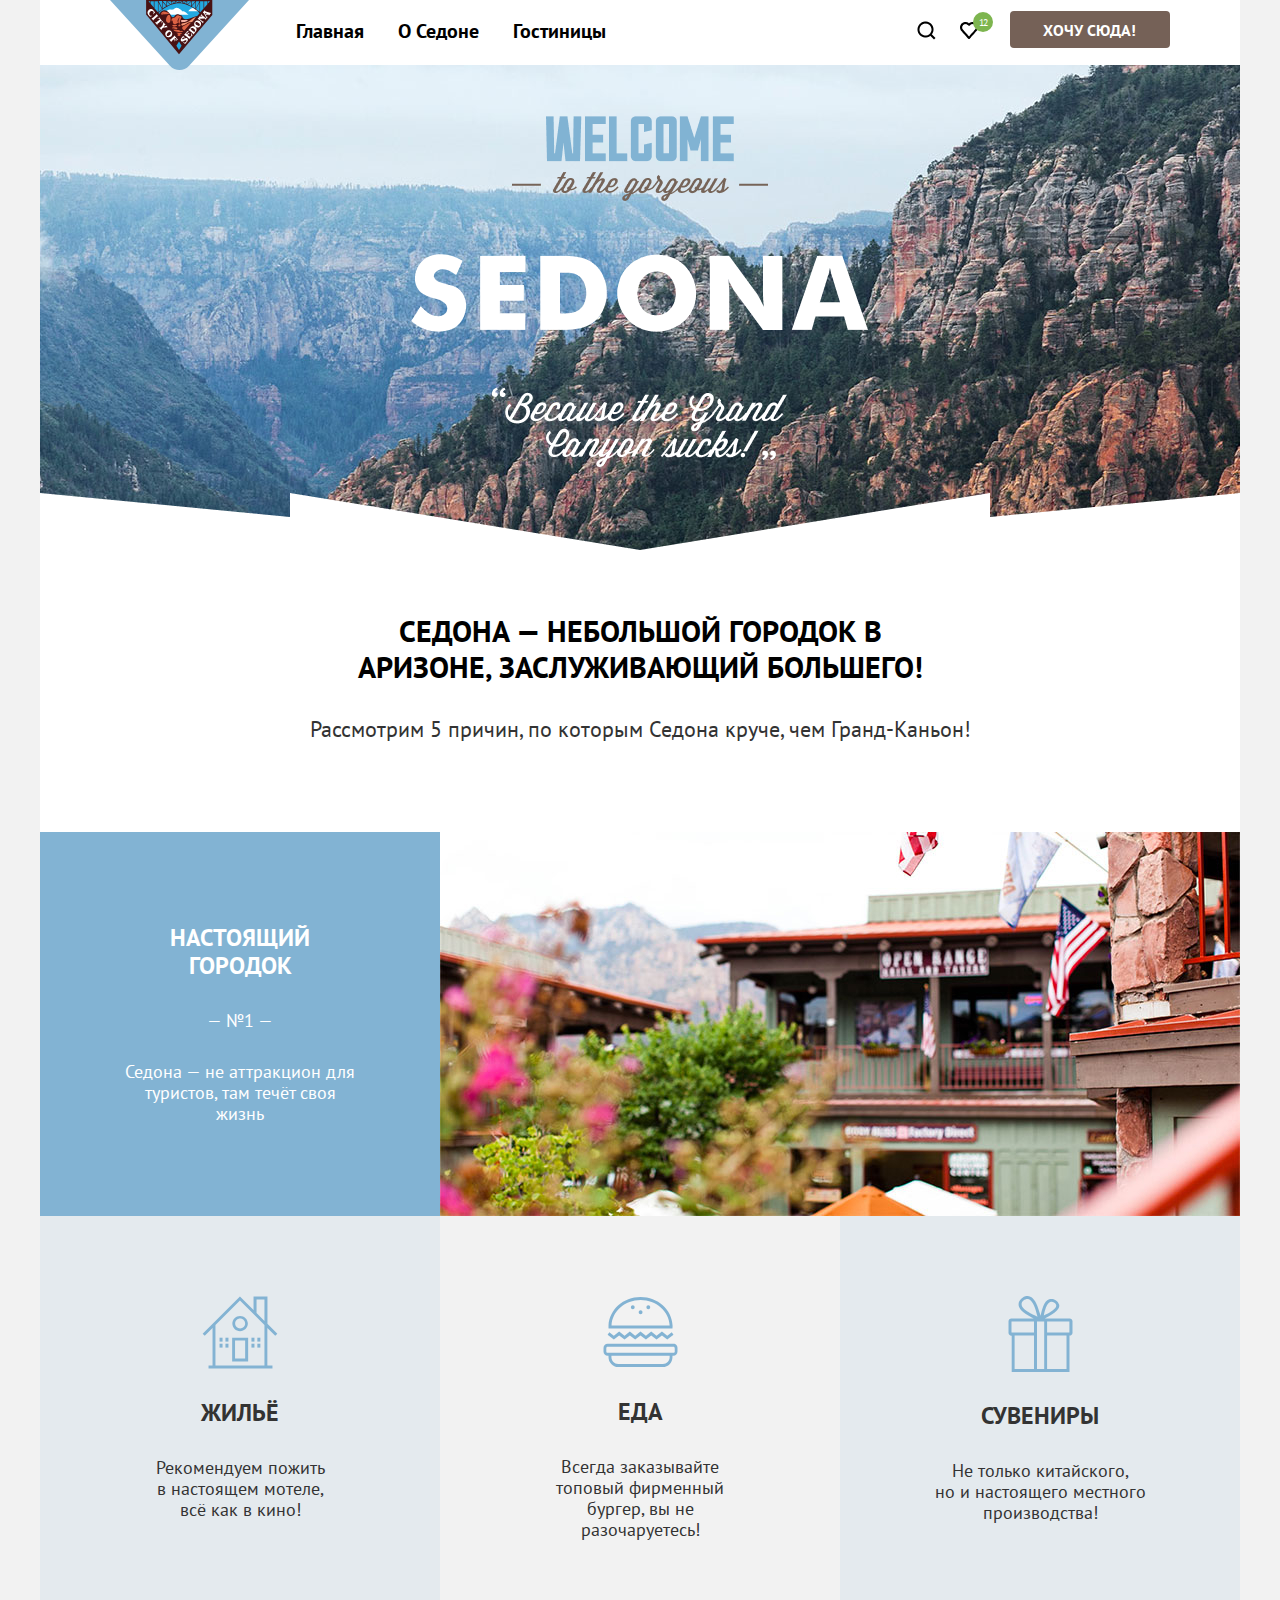
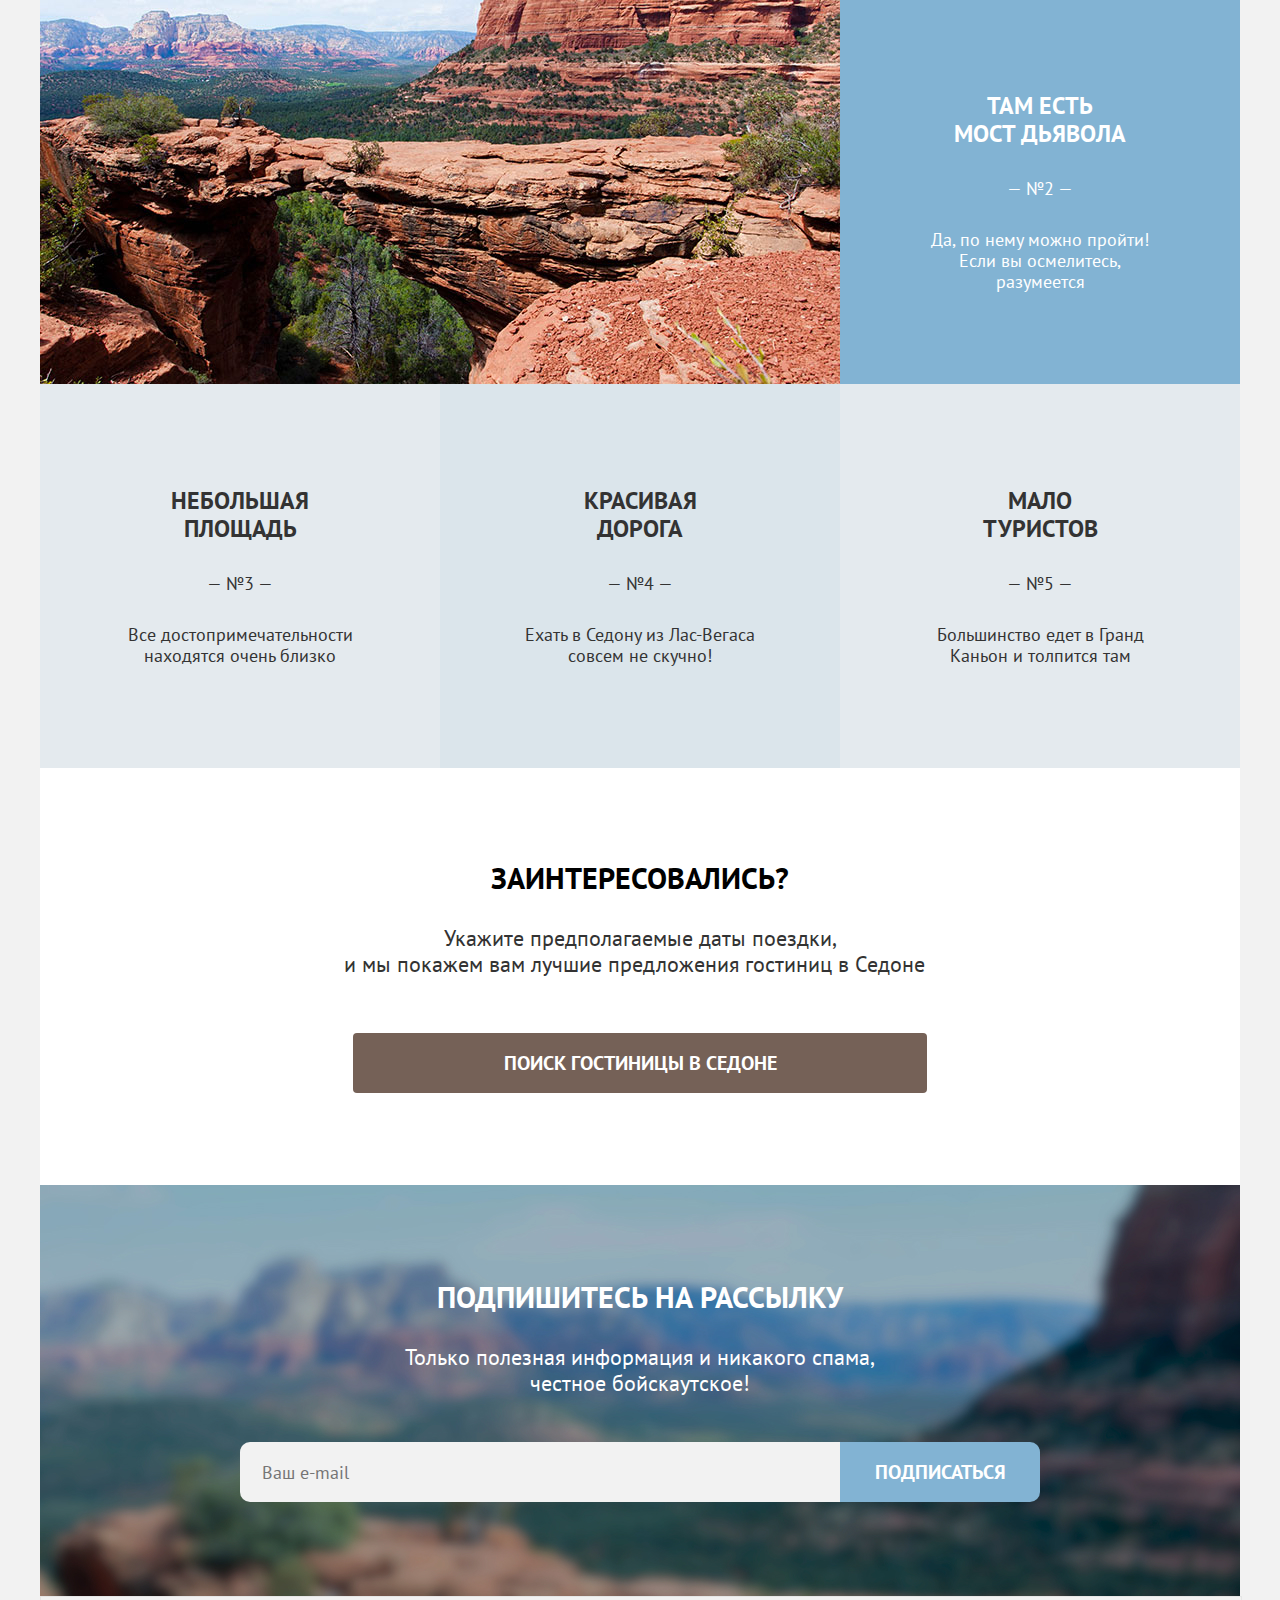
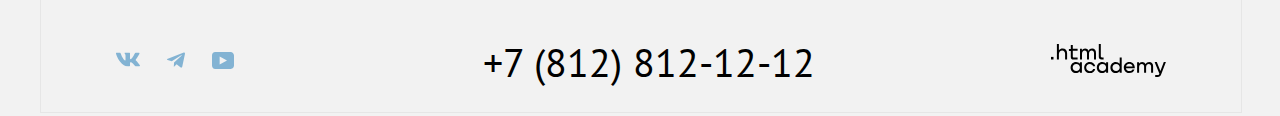
<file: 3/index.html>
<!DOCTYPE html>
<html lang="ru">

<head>
  <meta name="viewport" content="width=device-width, initial-scale=1">
  <meta charset="utf-8">
  <title>HTML Academy: Седона</title>
  <link rel="stylesheet" href="./styles/normalize.css">
  <link rel="stylesheet" href="./styles/index.css">
  <base href="https://htmlacademy-htmlcss.github.io/2087639-sedona-34/3/">
</head>

<body class="page">
  <header class="header">
    <a href="./index.html" class="header__index"><img src="./images/logo.svg" class="header__logo"
        alt="Логотип сайта"></a>
    <nav class="header__navigation">
      <ul class="header__links">
        <li class="header__link current-link"><a href="#">Главная</a></li>
        <li class="header__link"><a href="#">О Седоне</a></li>
        <li class="header__link"><a href="./catalog.html">Гостиницы</a></li>
      </ul>
    </nav>
    <ul class="header__icons">
      <li class=""><a href="#"><img src="./images/search.png" alt="Кнопка поиска">
          <span class="visually-hidden">Кнопка поиска</span>
        </a></li>
      <li class="header__like-button"><a href="#">
          <span class="visually-hidden">Кнопка нравится</span>
          <img src="./images/heart.png" alt="кнопка лайка"></a>
        <div class="likes-counter">12</div>
      </li>
    </ul>
    <button class="header__button">Хочу сюда!</button>
  </header>
  <main class="main">
    <section class="hero">
      <div class="hero__image-wrapper">
        <img src="./images/hero-pic.png" alt="Добро пожаловать в Седону! Потому что Гранд Каньон отстой"
          class="hero__img">
        <h1 class="visually-hidden">SEDONA</h1>
        <span class="visually-hidden">К великолепному</span>
        <span class="visually-hidden">Потому что большой каньон - отстой!</span>
      </div>
      <div class="hero__introduction">
        <h1 class="hero__header">Седона — небольшой городок в Аризоне,
          заслуживающий большего!</h1>
        <p class="hero__paragraph">Рассмотрим 5 причин, по которым Седона круче, чем Гранд-Каньон!</p>
      </div>
    </section>

    <section class="benefits">
      <h2 class="visually-hidden">ПРЕИМУЩЕСТВА</h2>
      <ul class="benefit__list">
        <li class="benefit__item benefit__item_dark">
          <h3 class="benefit__title">Настоящий городок</h3>
          <p class="benefit__number">— №1 —</p>
          <p class="benefit__paragraph">Седона — не аттракцион для туристов, там течёт своя жизнь</p>
        </li>
        <li class="benefit__image"></li>
        <li class="benefit__item benefit__item_light">
          <img src="./images/home.svg" class="benefit__pic" alt="схематичное изображение домика">
          <h3 class="benefit__title">Жильё</h3>
          <p class="benefit__paragraph">Рекомендуем пожить<br>в настоящем мотеле,<br>всё как в кино!</p>
        </li>
        <li class="benefit__item">
          <img src="./images/food.svg" class="benefit__pic" alt="схематичное изображение еды">
          <h3 class="benefit__title">Еда</h3>
          <p class="benefit__paragraph">Всегда заказывайте<br>
            топовый фирменный бургер, вы не разочаруетесь!</p>
        </li>
        <li class="benefit__item benefit__item_light">
          <img src="./images/gift.svg" class="benefit__pic" alt="схематичное изображение подарка">
          <h3 class="benefit__title">Сувениры</h3>
          <p class="benefit__paragraph">Не только китайского,<br>
            но и настоящего местного производства!</p>
        </li>
      </ul>
      <ul class="benefit__list">
        <li class="benefit__second-pic"></li>
        <li class="benefit__item benefit__item_dark">
          <h3 class="benefit__title">Там есть<br>
            мост дьявола</h3>
          <p class="benefit__number">— №2 —</p>
          <p class="benefit__paragraph">Да, по нему можно пройти! Если вы осмелитесь, разумеется</p>
        </li>
        <li class="benefit__item benefit__item_light-bottom">
          <h3 class="benefit__title">Небольшая площадь</h3>
          <p class="benefit__number">— №3 —</p>
          <p class="benefit__paragraph">Все достопримечательности находятся очень близко</p>
        </li>
        <li class="benefit__item benefit__item_middle">
          <h3 class="benefit__title">Красивая<br>дорога</h3>
          <p class="benefit__number">— №4 —</p>
          <p class="benefit__paragraph">Ехать в Седону из Лас-Вегаса совсем не скучно!</p>
        </li>
        <li class="benefit__item benefit__item_light-bottom">
          <h3 class="benefit__title">Мало<br> туристов</h3>
          <p class="benefit__number">— №5 —</p>
          <p class="benefit__paragraph">Большинство едет в Гранд Каньон и толпится там</p>
        </li>
      </ul>
    </section>

    <section class="find-hotel">
      <h4 class="find-hotel__title">Заинтересовались?</h4>
      <div class="find-hotel__text">
        <p class="find-hotel__center-paragraph">Укажите предполагаемые даты поездки,</p>
        <p class="find-hotel__start-paragraph">и мы покажем вам лучшие предложения гостиниц в Седоне</p>
      </div>
      <button class="find-hotel__button">ПОИСК ГОСТИНИЦЫ В седоне</button>
    </section>
    <section class="subscribe">
      <h5 class="subscribe__title">Подпишитесь на рассылку</h5>
      <p class="subcribe__text">Только полезная информация и никакого спама, честное бойскаутское!</p>
      <form class="subcribe__form" action="https://echo.htmlacademy.ru/" method="post">
        <input class="subcribe__field" placeholder="Ваш e-mail" type="email" name="newsletter-email" required>
        <button class="subcribe__button" type="submit">
          <span>Подписаться</span>
        </button>
      </form>
    </section>
    <footer class="footer">
      <div class="footer__line">
        <div class="footer__contacts">
          <h4 class="visually-hidden">Контакты</h4>
          <ul class="social-icons">
            <li class="social-icons__item"><a href="https://vk.com/htmlacademy"><img src="./images/social-vk.svg"
                  alt="vkontakte"></a></li>
            <li class="social-icons__item"><a href="https://t.me/htmlacademy"><img src="./images/social-telegram.svg"
                  alt="telegram"></a></li>
            <li class="social-icons__item"><a href="https://www.youtube.com/user/htmlacademyru"><img
                  src="./images/social-youtube.svg" alt="youtube"></a></li>
          </ul>
          <address><a href="tel:88128121212" class="footer__tel">+7 (812) 812-12-12</a></address>
          <a href="https://htmlacademy.ru/"><img src="./images/HTML-Academy.svg" alt="Логотип академии"></a>
        </div>
      </div>
    </footer>
  </main>
</body>

</html>
</file>
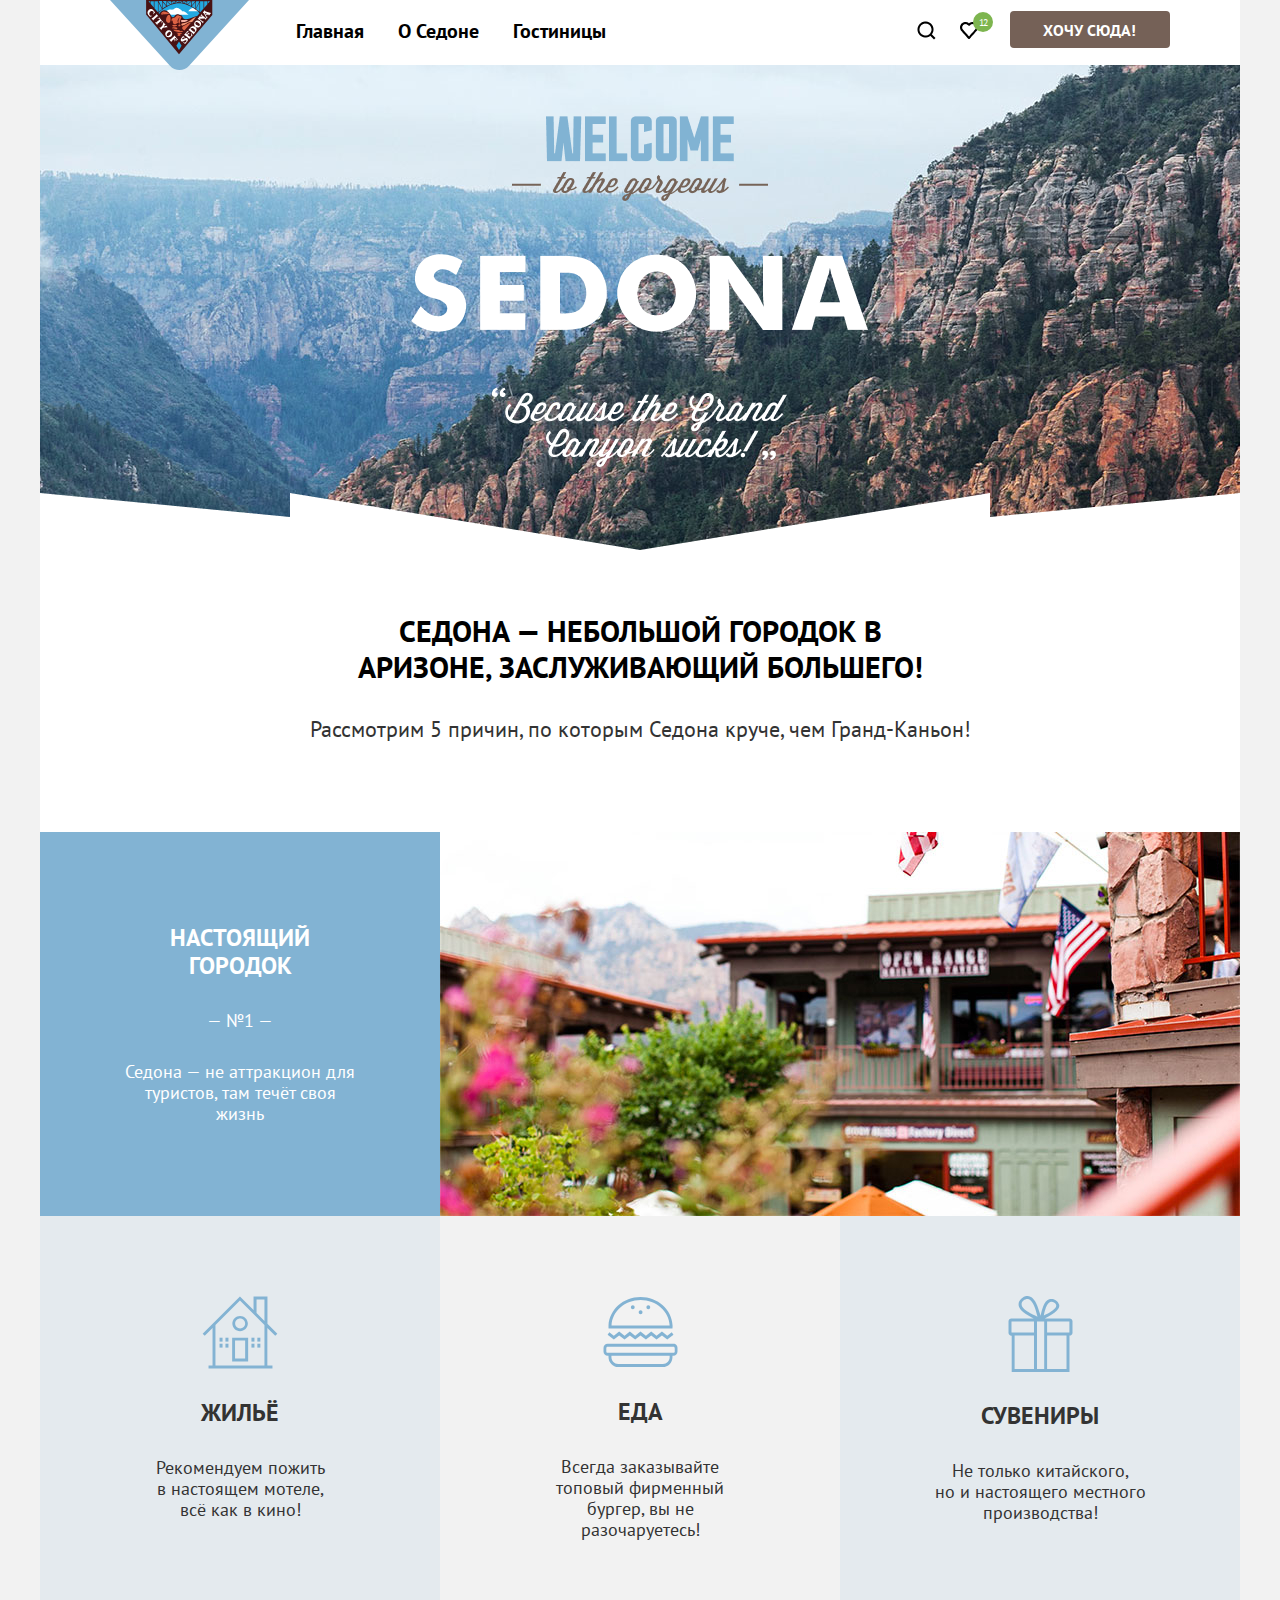
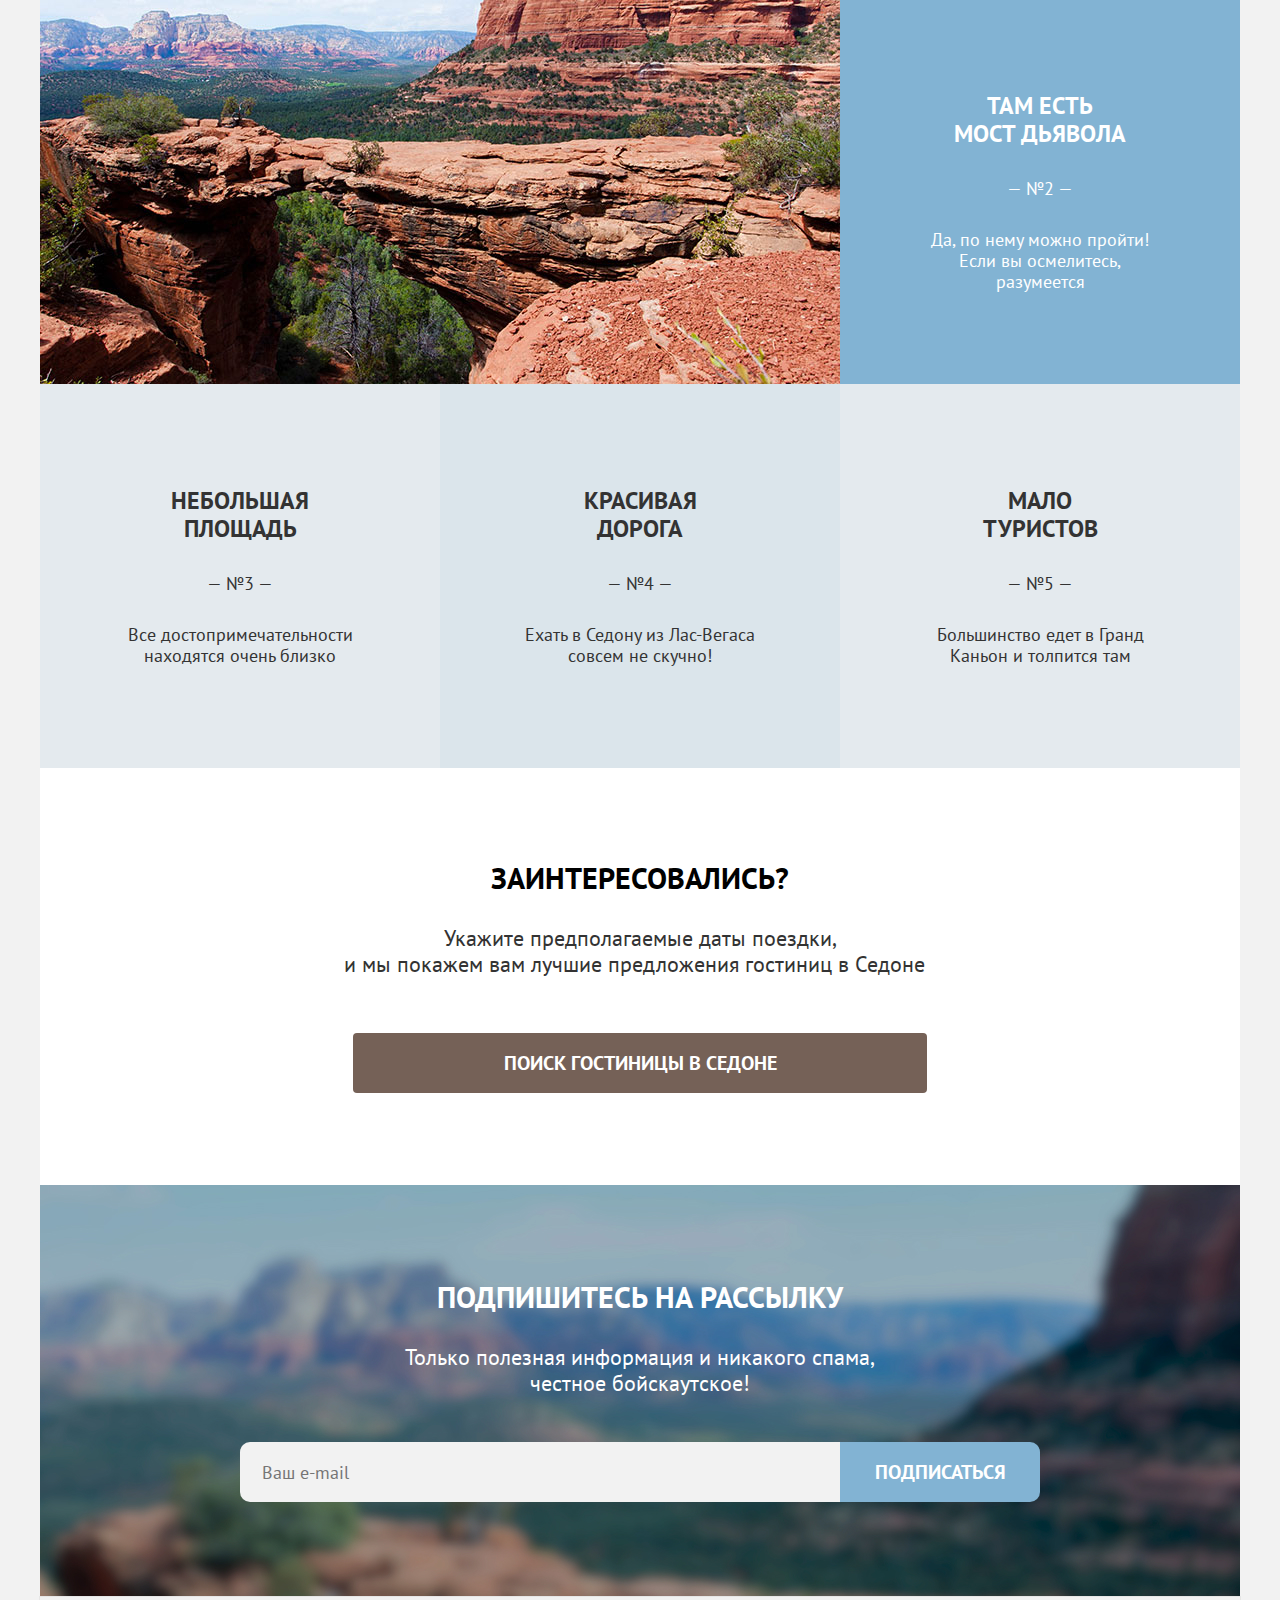
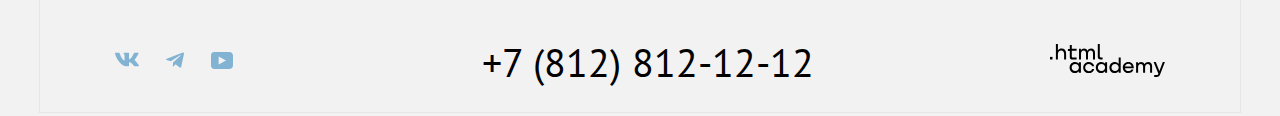
<file: 4/index.html>
<!DOCTYPE html>
<html lang="ru">

<head>
  <meta name="viewport" content="width=device-width, initial-scale=1">
  <meta charset="utf-8">
  <title>HTML Academy: Седона</title>
  <link rel="stylesheet" href="./styles/normalize.css">
  <link rel="stylesheet" href="./styles/style.css">
  <base href="https://htmlacademy-htmlcss.github.io/2087639-sedona-34/4/">
</head>

<body class="page">
  <header class="header">
    <a href="./index.html" class="header__index"><img src="./images/logo.svg" class="header__logo"
        alt="Логотип сайта"></a>
    <nav class="header__navigation">
      <ul class="header__links">
        <li class="header__link current-link"><a href="#">Главная</a></li>
        <li class="header__link"><a href="#">О Седоне</a></li>
        <li class="header__link"><a href="./catalog.html">Гостиницы</a></li>
      </ul>
    </nav>
    <ul class="header__icons">
      <li class=""><a href="#"><img src="./images/search.png" alt="Кнопка поиска">
          <span class="visually-hidden">Кнопка поиска</span>
        </a></li>
      <li class="header__like-button"><a href="#">
          <span class="visually-hidden">Кнопка нравится</span>
          <img src="./images/heart.png" alt="кнопка лайка"></a>
        <div class="likes-counter">12</div>
      </li>
    </ul>
    <button class="header__button">Хочу сюда!</button>
  </header>
  <main class="main main-container">
    <section class="hero">
      <div class="hero__image-wrapper">
        <img src="./images/hero-pic.png" alt="Добро пожаловать в Седону! Потому что Гранд Каньон отстой"
          class="hero__img">
        <h1 class="visually-hidden">SEDONA</h1>
        <span class="visually-hidden">К великолепному</span>
        <span class="visually-hidden">Потому что большой каньон - отстой!</span>
      </div>
      <div class="hero__introduction">
        <h1 class="hero__header">Седона — небольшой городок в Аризоне,
          заслуживающий большего!</h1>
        <p class="hero__paragraph">Рассмотрим 5 причин, по которым Седона круче, чем Гранд-Каньон!</p>
      </div>
    </section>

    <section class="benefits">
      <h2 class="visually-hidden">ПРЕИМУЩЕСТВА</h2>
      <ul class="benefit__list">
        <li class="benefit__item benefit__item_dark">
          <h3 class="benefit__title">Настоящий городок</h3>
          <p class="benefit__number">— №1 —</p>
          <p class="benefit__paragraph">Седона — не аттракцион для туристов, там течёт своя жизнь</p>
        </li>
        <li class="benefit__image"></li>
        <li class="benefit__item benefit__item_light">
          <img src="./images/home.svg" class="benefit__pic" alt="схематичное изображение домика">
          <h3 class="benefit__title">Жильё</h3>
          <p class="benefit__paragraph">Рекомендуем пожить<br>в настоящем мотеле,<br>всё как в кино!</p>
        </li>
        <li class="benefit__item">
          <img src="./images/food.svg" class="benefit__pic" alt="схематичное изображение еды">
          <h3 class="benefit__title">Еда</h3>
          <p class="benefit__paragraph">Всегда заказывайте<br>
            топовый фирменный бургер, вы не разочаруетесь!</p>
        </li>
        <li class="benefit__item benefit__item_light">
          <img src="./images/gift.svg" class="benefit__pic" alt="схематичное изображение подарка">
          <h3 class="benefit__title">Сувениры</h3>
          <p class="benefit__paragraph">Не только китайского,<br>
            но и настоящего местного производства!</p>
        </li>
      </ul>
      <ul class="benefit__list">
        <li class="benefit__second-pic"></li>
        <li class="benefit__item benefit__item_dark">
          <h3 class="benefit__title">Там есть<br>
            мост дьявола</h3>
          <p class="benefit__number">— №2 —</p>
          <p class="benefit__paragraph">Да, по нему можно пройти! Если вы осмелитесь, разумеется</p>
        </li>
        <li class="benefit__item benefit__item_light-bottom">
          <h3 class="benefit__title">Небольшая площадь</h3>
          <p class="benefit__number">— №3 —</p>
          <p class="benefit__paragraph">Все достопримечательности находятся очень близко</p>
        </li>
        <li class="benefit__item benefit__item_middle">
          <h3 class="benefit__title">Красивая<br>дорога</h3>
          <p class="benefit__number">— №4 —</p>
          <p class="benefit__paragraph">Ехать в Седону из Лас-Вегаса совсем не скучно!</p>
        </li>
        <li class="benefit__item benefit__item_light-bottom">
          <h3 class="benefit__title">Мало<br> туристов</h3>
          <p class="benefit__number">— №5 —</p>
          <p class="benefit__paragraph">Большинство едет в Гранд Каньон и толпится там</p>
        </li>
      </ul>
    </section>

    <section class="find-hotel">
      <h4 class="find-hotel__title">Заинтересовались?</h4>
      <div class="find-hotel__text">
        <p class="find-hotel__center-paragraph">Укажите предполагаемые даты поездки,</p>
        <p class="find-hotel__start-paragraph">и мы покажем вам лучшие предложения гостиниц в Седоне</p>
      </div>
      <button class="find-hotel__button">ПОИСК ГОСТИНИЦЫ В седоне</button>
    </section>
    <section class="subscribe">
      <h5 class="subscribe__title">Подпишитесь на рассылку</h5>
      <p class="subcribe__text">Только полезная информация и никакого спама, честное бойскаутское!</p>
      <form class="subcribe__form" action="https://echo.htmlacademy.ru/" method="post">
        <input class="subcribe__field" placeholder="Ваш e-mail" type="email" name="newsletter-email" required>
        <button class="subcribe__button" type="submit">
          <span>Подписаться</span>
        </button>
      </form>
    </section>
  </main>
    <footer class="footer">
      <div class="footer__line">
        <div class="footer__contacts">
          <h4 class="visually-hidden">Контакты</h4>
          <ul class="social-icons">
            <li class="social-icons__item"><a href="https://vk.com/htmlacademy"><img src="./images/social-vk.svg"
                  alt="vkontakte"></a></li>
            <li class="social-icons__item"><a href="https://t.me/htmlacademy"><img src="./images/social-telegram.svg"
                  alt="telegram"></a></li>
            <li class="social-icons__item"><a href="https://www.youtube.com/user/htmlacademyru"><img
                  src="./images/social-youtube.svg" alt="youtube"></a></li>
          </ul>
          <address><a href="tel:88128121212" class="footer__tel">+7 (812) 812-12-12</a></address>
          <a href="https://htmlacademy.ru/"><img src="./images/HTML-Academy.svg" alt="Логотип академии"></a>
        </div>
      </div>
    </footer>
</body>

</html>
</file>
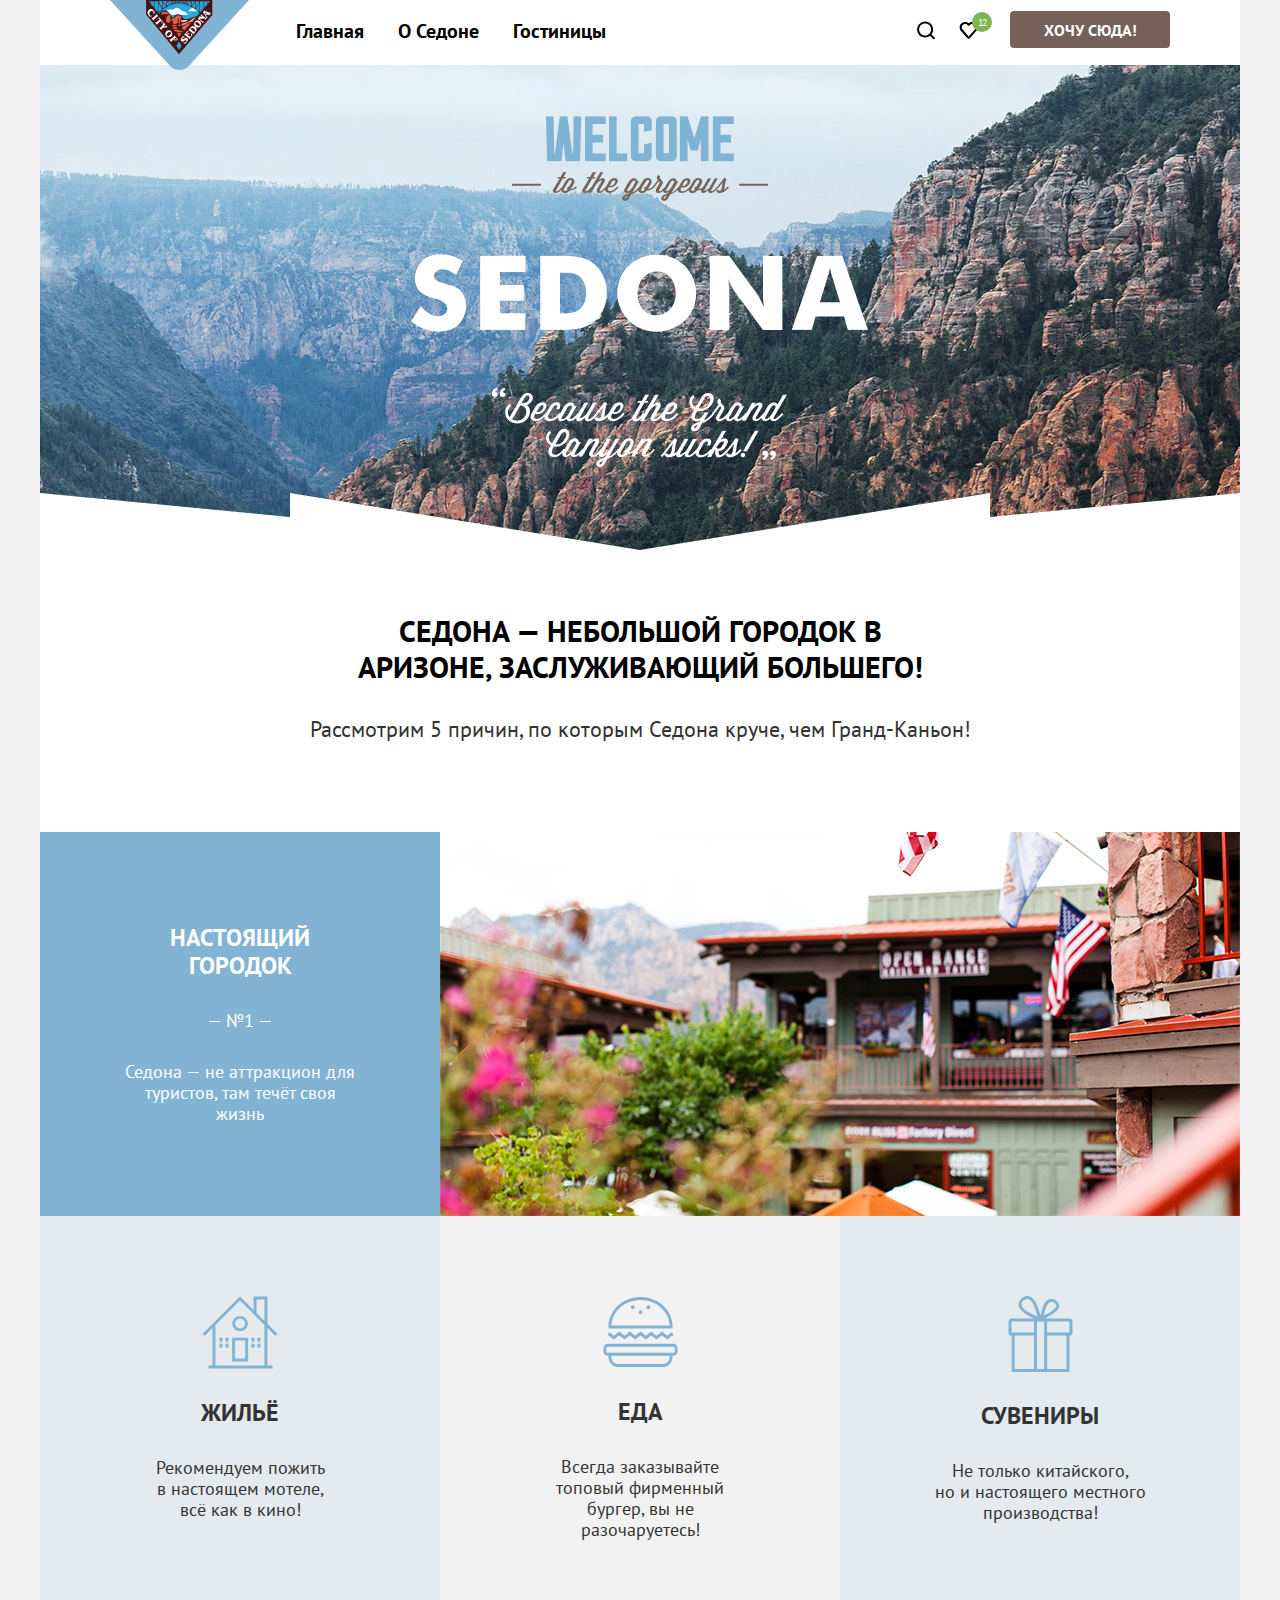
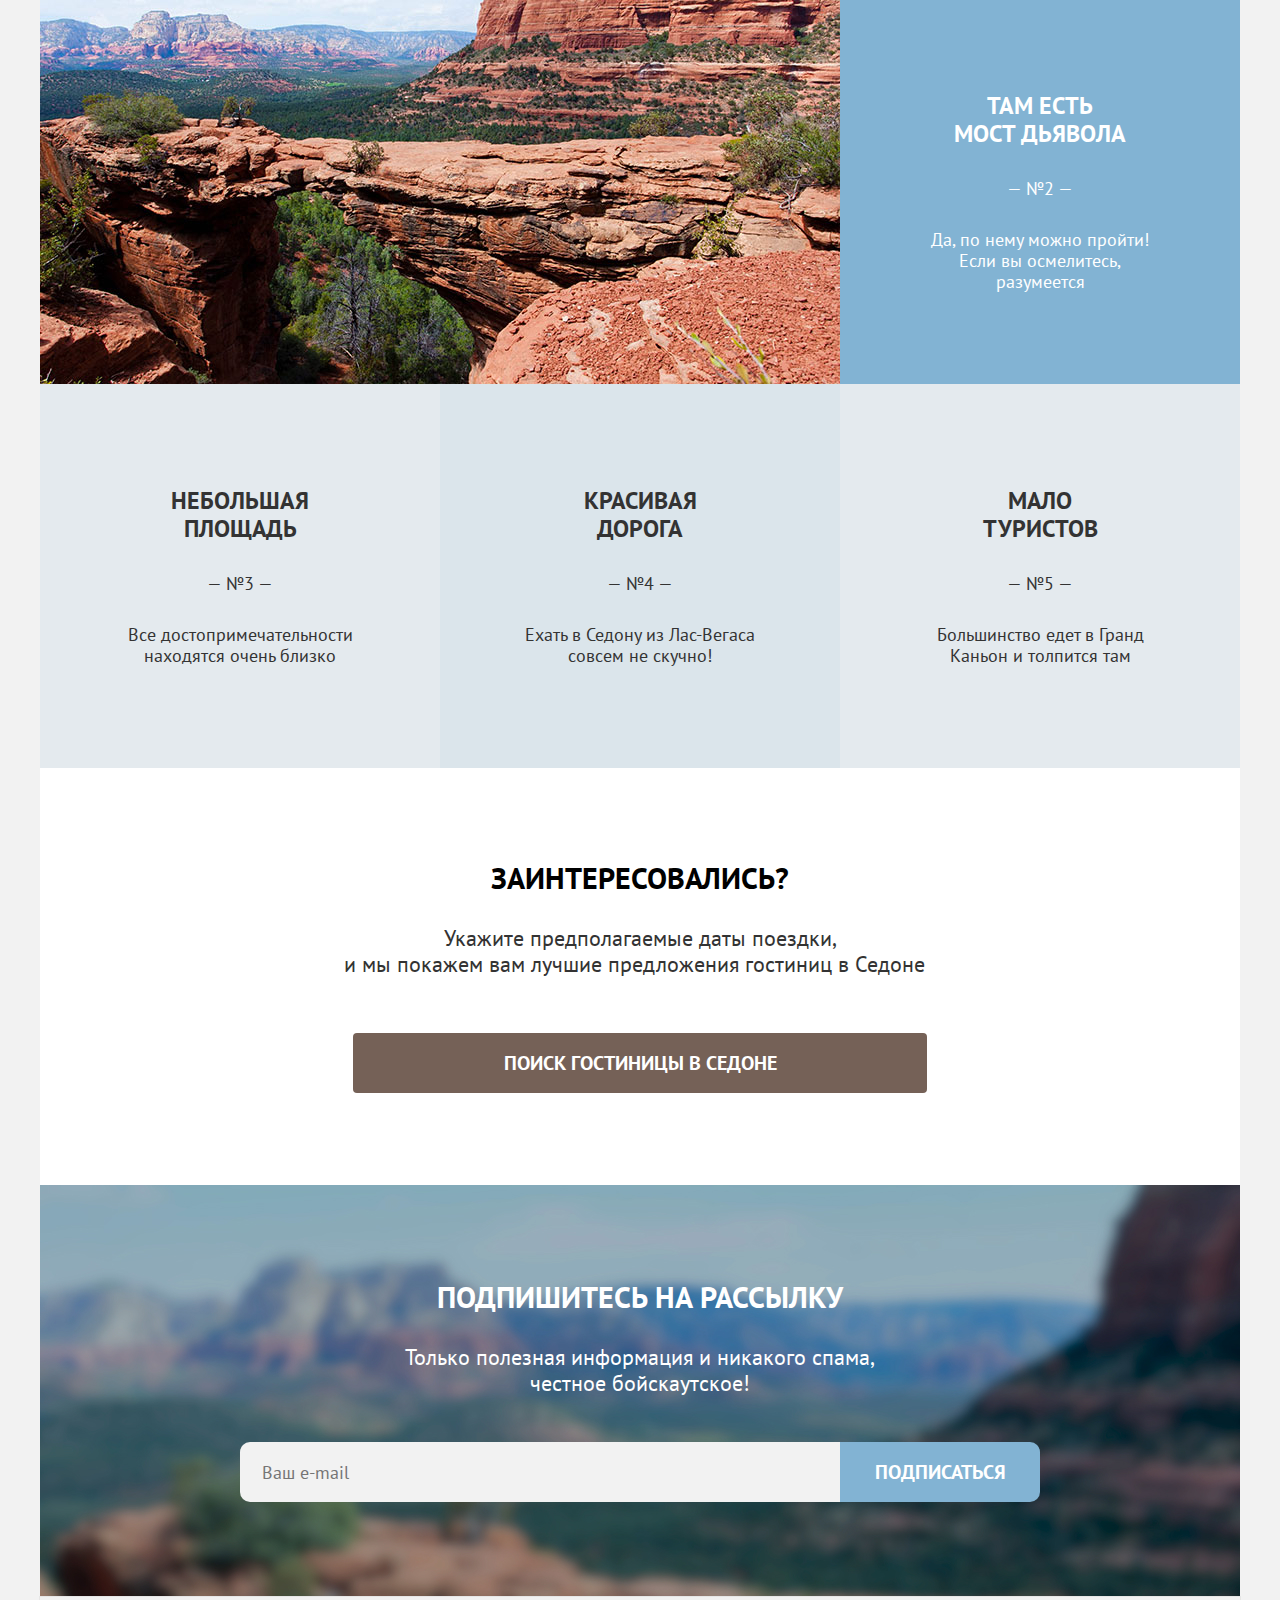
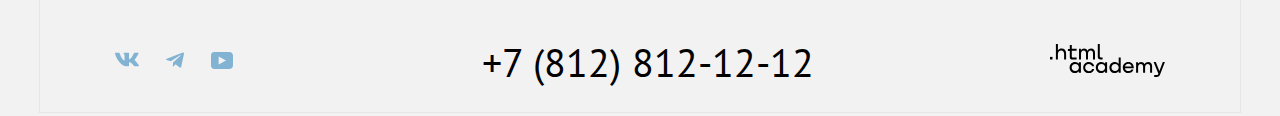
<file: 5/index.html>
<!DOCTYPE html>
<html lang="ru">

<head>
  <meta name="viewport" content="width=device-width, initial-scale=1">
  <meta charset="utf-8">
  <title>HTML Academy: Седона</title>
  <link rel="stylesheet" href="./styles/normalize.css">
  <link rel="stylesheet" href="./styles/style.css">
  <link rel="icon" href="./favicon.ico">
  <base href="https://htmlacademy-htmlcss.github.io/2087639-sedona-34/5/">
</head>

<body class="page">
  <header class="header">
    <a href="./index.html" class="header__index"><img src="./images/logo.svg" class="header__logo"
        alt="Логотип сайта"></a>
    <nav class="header__navigation">
      <ul class="header__links">
        <li class="header__link"><a href="#">Главная</a></li>
        <li class="header__link"><a href="#">О Седоне</a></li>
        <li class="header__link"><a href="./catalog.html">Гостиницы</a></li>
      </ul>
    </nav>
    <ul class="header__icons">
      <li class=""><a href="#">
          <svg xmlns="http://www.w3.org/2000/svg" width="19" height="19" viewBox="0 0 19 19" fill="none"
            aria-label="кпопка поиска по сайту»">
            <path
              d="M18.1585 17.05L14.448 13.35C15.4508 12.05 16.1528 10.35 16.1528 8.44995C16.1528 4.04995 12.5426 0.449951 8.13013 0.449951C3.71764 0.449951 0.107422 4.14995 0.107422 8.54995C0.107422 12.95 3.71764 16.55 8.13013 16.55C9.93524 16.55 11.6401 15.95 13.044 14.85L16.7545 18.55L18.1585 17.05ZM8.13013 14.55C4.82076 14.55 2.1131 11.85 2.1131 8.54995C2.1131 5.24995 4.82076 2.54995 8.13013 2.54995C11.4395 2.54995 14.1472 5.24995 14.1472 8.54995C14.1472 11.85 11.4395 14.55 8.13013 14.55Z"
              fill="black" />
          </svg>
          <span class="visually-hidden">Кнопка поиска</span>
        </a></li>
      <li class="header__like-button"><a href="#">
          <span class="visually-hidden">Кнопка нравится</span>
          <svg aria-label="кнопка лайка в виде сердечка" xmlns="http://www.w3.org/2000/svg" width="19" height="17" viewBox="0 0 19 17" fill="none">
            <path
              d="M9.57663 17C9.27578 17 8.97493 16.9 8.77436 16.6C3.35903 10.5 2.05534 9.1 1.75449 8.7C1.0525 7.8 0.651367 6.6 0.651367 5.4C0.651367 2.4 3.05818 0 6.16698 0C7.47067 0 8.67407 0.5 9.67691 1.3C10.6797 0.5 11.9834 0 13.1868 0C16.1954 0 18.7025 2.4 18.7025 5.4C18.7025 6.7 18.201 7.9 17.3988 8.8L10.3789 16.7C10.1783 16.9 9.97776 17 9.57663 17ZM3.5596 7.5C3.86045 7.9 7.06953 11.5 9.67691 14.4L15.8945 7.4C16.3959 6.9 16.5965 6.2 16.5965 5.4C16.5965 3.6 15.0922 2.1 13.2871 2.1C12.2843 2.1 11.2815 2.6 10.5795 3.4C10.2786 3.7 9.97776 3.8 9.67691 3.8C9.37606 3.8 9.07521 3.6 8.87464 3.4C8.17265 2.6 7.16982 2.1 6.16698 2.1C4.36187 2.1 2.85761 3.6 2.85761 5.4C2.75733 6.3 3.15846 7 3.5596 7.5C3.45931 7.5 3.45931 7.5 3.5596 7.5Z"
              fill="black" />
          </svg></a>
        <div class="likes-counter">12</div>
      </li>
    </ul>
    <button class="header__button">Хочу сюда!</button>
  </header>
  <main class="main main-container">
    <section class="hero">
      <div class="hero__image-wrapper">
        <img src="./images/hero-pic.png" alt="Добро пожаловать в Седону! Потому что Гранд Каньон отстой"
          class="hero__img">
        <h1 class="visually-hidden">SEDONA</h1>
        <span class="visually-hidden">К великолепному</span>
        <span class="visually-hidden">Потому что большой каньон - отстой!</span>
      </div>
      <div class="hero__introduction">
        <h1 class="hero__header">Седона — небольшой городок в Аризоне,
          заслуживающий большего!</h1>
        <p class="hero__paragraph">Рассмотрим 5 причин, по которым Седона круче, чем Гранд-Каньон!</p>
      </div>
    </section>

    <section class="benefits">
      <h2 class="visually-hidden">ПРЕИМУЩЕСТВА</h2>
      <ul class="benefit__list">
        <li class="benefit__item benefit__item_dark">
          <h3 class="benefit__title">Настоящий городок</h3>
          <p class="benefit__number">— №1 —</p>
          <p class="benefit__paragraph">Седона — не аттракцион для туристов, там течёт своя жизнь</p>
        </li>
        <li class="benefit__image"></li>
        <li class="benefit__item benefit__item_light">
          <svg xmlns="http://www.w3.org/2000/svg" width="76" height="73" viewBox="0 0 76 73" fill="none"
            class="benefit__pic">
            <path d="M30.1499 65.5H46.1499V41.7H30.1499V65.5ZM33.0499 44.6H43.1499V62.6H33.0499V44.6Z" fill="#83B3D3" />
            <path
              d="M73.2499 39.8L75.3499 37.7L65.4499 27.8V0.5H51.5499V14.1L37.9499 0.5L0.649902 37.7L2.7499 39.8L10.5499 32V69.6H6.5499V72.5H70.4499V69.6H65.3499V32L73.2499 39.8ZM62.4499 69.6H13.4499V29L37.9499 4.6L62.4499 29V69.6ZM62.4499 24.9L54.5499 17V3.4H62.4499V24.9Z"
              fill="#83B3D3" />
            <path
              d="M30.3499 27.6C30.3499 31.9 33.8499 35.3 38.0499 35.3C42.3499 35.3 45.8499 31.8 45.8499 27.6C45.8499 23.3 42.3499 19.9 38.0499 19.9C33.8499 19.9 30.3499 23.3 30.3499 27.6ZM38.1499 22.6C40.8499 22.6 43.1499 24.8 43.1499 27.5C43.1499 30.2 40.9499 32.4 38.1499 32.4C35.4499 32.4 33.1499 30.2 33.1499 27.5C33.1499 24.8 35.3499 22.6 38.1499 22.6Z"
              fill="#83B3D3" />
            <path d="M20.5499 41.7H17.5499V45.6H20.5499V41.7Z" fill="#83B3D3" />
            <path d="M26.4499 41.7H23.4499V45.6H26.4499V41.7Z" fill="#83B3D3" />
            <path d="M20.5499 47.7H17.5499V51.6H20.5499V47.7Z" fill="#83B3D3" />
            <path d="M26.4499 47.7H23.4499V51.6H26.4499V47.7Z" fill="#83B3D3" />
            <path d="M52.4499 41.7H49.4499V45.6H52.4499V41.7Z" fill="#83B3D3" />
            <path d="M58.3499 41.7H55.3499V45.6H58.3499V41.7Z" fill="#83B3D3" />
            <path d="M52.4499 47.7H49.4499V51.6H52.4499V47.7Z" fill="#83B3D3" />
            <path d="M58.3499 47.7H55.3499V51.6H58.3499V47.7Z" fill="#83B3D3" />
          </svg>
          <h3 class="benefit__title">Жильё</h3>
          <p class="benefit__paragraph">Рекомендуем пожить<br>в настоящем мотеле,<br>всё как в кино!</p>
        </li>
        <li class="benefit__item">
          <svg xmlns="http://www.w3.org/2000/svg" width="76" height="72" viewBox="0 0 76 72" fill="none"
            class="benefit__pic">
            <path
              d="M71.5757 47.7H5.6103C3.30452 47.7 1.5 49.6 1.5 52V55.5C1.5 57.9 3.40477 59.8 5.6103 59.8H6.51257V60.9C6.51257 66.4 10.8234 71 16.1367 71H60.8488C66.1621 71 70.4729 66.5 70.4729 60.9V59.8H71.3752C73.6809 59.8 75.4855 57.9 75.4855 55.5V52C75.686 49.7 73.7812 47.7 71.5757 47.7ZM67.6659 60.9C67.6659 64.8 64.6583 67.9 60.949 67.9H16.1367C12.4274 67.9 9.41985 64.7 9.41985 60.9V59.8H67.6659V60.9ZM72.7787 55.5C72.7787 56.2 72.1772 56.8 71.5757 56.8H5.51005C4.80829 56.8 4.30704 56.2 4.30704 55.5V52C4.30704 51.3 4.90854 50.7 5.51005 50.7H71.4754C72.1772 50.7 72.6784 51.3 72.6784 52C72.7787 52 72.7787 55.5 72.7787 55.5Z"
              fill="#83B3D3" />
            <path
              d="M17.1392 39.4L22.5528 43.5L27.8661 39.4L33.1794 43.5L38.4927 39.4L43.9063 43.5L49.2196 39.4L54.5329 43.5L59.9465 39.4L65.2598 43.5L71.4754 38.8L69.7711 36.3L65.2598 39.7L59.9465 35.6L54.5329 39.7L49.2196 35.6L43.9063 39.7L38.4927 35.6L33.1794 39.7L27.8661 35.6L22.5528 39.7L17.1392 35.6L11.8259 39.7L7.31458 36.3L5.6103 38.8L11.8259 43.5L17.1392 39.4Z"
              fill="#83B3D3" />
            <path
              d="M9.52011 32.5H70.4729C70.4729 31.9 70.5732 31.3 70.5732 30.6C70.5732 30.2 70.5732 29.8 70.5732 29.4C69.8714 13.7 55.8362 1 38.593 1C21.2495 1 7.21432 13.7 6.51257 29.5C6.51257 29.9 6.51257 30.3 6.51257 30.7C6.51257 31.3 6.51257 32 6.61282 32.6H9.52011V32.5ZM38.593 4C54.2322 4 67.0644 15.3 67.6659 29.5H9.52011C10.1216 15.4 22.9538 4 38.593 4Z"
              fill="#83B3D3" />
            <path
              d="M38.593 18.3C39.645 18.3 40.4978 17.4046 40.4978 16.3C40.4978 15.1954 39.645 14.3 38.593 14.3C37.541 14.3 36.6882 15.1954 36.6882 16.3C36.6882 17.4046 37.541 18.3 38.593 18.3Z"
              fill="#83B3D3" />
            <path
              d="M30.7734 13.2C31.8254 13.2 32.6782 12.3046 32.6782 11.2C32.6782 10.0954 31.8254 9.2 30.7734 9.2C29.7214 9.2 28.8686 10.0954 28.8686 11.2C28.8686 12.3046 29.7214 13.2 30.7734 13.2Z"
              fill="#83B3D3" />
            <path
              d="M46.3123 13.2C47.3643 13.2 48.2171 12.3046 48.2171 11.2C48.2171 10.0954 47.3643 9.2 46.3123 9.2C45.2604 9.2 44.4076 10.0954 44.4076 11.2C44.4076 12.3046 45.2604 13.2 46.3123 13.2Z"
              fill="#83B3D3" />
          </svg>
          <h3 class="benefit__title">Еда</h3>
          <p class="benefit__paragraph">Всегда заказывайте<br>
            топовый фирменный бургер, вы не разочаруетесь!</p>
        </li>
        <li class="benefit__item benefit__item_light">
          <svg xmlns="http://www.w3.org/2000/svg" width="76" height="76" viewBox="0 0 76 76" fill="none"
            class="benefit__pic">
            <path
              d="M67.6 22.4625H67.5H42.8C56.6 15.5576 57.7 11.1546 57.2 8.75288C56 4.75007 51.5 1.74797 47.2 3.34909C41.6 5.45056 40.1 13.7564 38.6 19.7606C36.6 13.6563 34.8 5.95091 30.4 2.04818C29.1 0.947407 27.3 -0.253434 24.6 0.0467764C20.6 0.447057 14.8 5.45056 17.1 11.0545C19.4 16.4583 26.8 19.8607 31.7 22.5626H9.7H9.4C7.8 22.5626 6.5 23.8635 6.5 25.4646V36.7725C6.5 38.3736 7.8 39.6745 9.4 39.6745H9.7V72.9979V75.3996V76H67.5V75.4996V72.9979V39.5745H67.6C69.2 39.5745 70.5 38.2736 70.5 36.6724V25.3645C70.5 23.7634 69.2 22.4625 67.6 22.4625ZM48.9 5.85084C51 5.55063 53.9 7.15176 54.2 9.05309C54.6 11.8551 50.8 14.3568 49.1 15.4576C46.6 17.1588 44.2 18.0594 41.8 19.5604C42.7 15.8579 44.3 6.55133 48.9 5.85084ZM26 15.8579C23.8 14.3568 19.5 11.4548 19.6 8.05239C19.7 4.44986 25.3 1.44776 28.4 4.14965C32.3 7.55203 34.1 15.2574 35.5 20.7613C32.3 19.2602 29.2 17.9593 26 15.8579ZM32 72.9979H12.6V39.5745H32V72.9979ZM32 36.4723H9.5V25.4646H32V36.4723ZM42.2 36.4723V39.4744V72.9979H35V39.5745V36.5724V25.5647H42.2V36.4723ZM64.5 72.9979H45.1V39.5745H64.5V72.9979ZM67.4 36.4723H45.1V25.4646H67.4V36.4723Z"
              fill="#83B3D3" />
          </svg>
          <h3 class="benefit__title">Сувениры</h3>
          <p class="benefit__paragraph">Не только китайского,<br>
            но и настоящего местного производства!</p>
        </li>
      </ul>
      <ul class="benefit__list">
        <li class="benefit__second-pic"></li>
        <li class="benefit__item benefit__item_dark">
          <h3 class="benefit__title">Там есть<br>
            мост дьявола</h3>
          <p class="benefit__number">— №2 —</p>
          <p class="benefit__paragraph">Да, по нему можно пройти! Если вы осмелитесь, разумеется</p>
        </li>
        <li class="benefit__item benefit__item_light-bottom">
          <h3 class="benefit__title">Небольшая площадь</h3>
          <p class="benefit__number">— №3 —</p>
          <p class="benefit__paragraph">Все достопримечательности находятся очень близко</p>
        </li>
        <li class="benefit__item benefit__item_middle">
          <h3 class="benefit__title">Красивая<br>дорога</h3>
          <p class="benefit__number">— №4 —</p>
          <p class="benefit__paragraph">Ехать в Седону из Лас-Вегаса совсем не скучно!</p>
        </li>
        <li class="benefit__item benefit__item_light-bottom">
          <h3 class="benefit__title">Мало<br> туристов</h3>
          <p class="benefit__number">— №5 —</p>
          <p class="benefit__paragraph">Большинство едет в Гранд Каньон и толпится там</p>
        </li>
      </ul>
    </section>

    <section class="find-hotel">
      <h4 class="find-hotel__title">Заинтересовались?</h4>
      <div class="find-hotel__text">
        <p class="find-hotel__center-paragraph">Укажите предполагаемые даты поездки,</p>
        <p class="find-hotel__start-paragraph">и мы покажем вам лучшие предложения гостиниц в Седоне</p>
      </div>
      <button class="find-hotel__button">ПОИСК ГОСТИНИЦЫ В седоне</button>
    </section>
    <section class="subscribe">
      <h5 class="subscribe__title">Подпишитесь на рассылку</h5>
      <p class="subcribe__text">Только полезная информация и никакого спама, честное бойскаутское!</p>
      <form class="subcribe__form" action="https://echo.htmlacademy.ru/" method="post">
        <input class="subcribe__field" placeholder="Ваш e-mail" type="email" name="newsletter-email" required>
        <button class="subcribe__button" type="submit">
          <span>Подписаться</span>
        </button>
      </form>
    </section>
  </main>
  <footer class="footer">
    <div class="footer__line">
      <div class="footer__contacts">
        <h4 class="visually-hidden">Контакты</h4>
        <ul class="social-icons">
          <li class="social-icons__item"><a href="https://vk.com/htmlacademy" target="_blank"><svg
                xmlns="http://www.w3.org/2000/svg" width="24" height="15" viewBox="0 0 24 15" fill="none">
                <g clip-path="url(#clip0_33515_1186)">
                  <path fill-rule="evenodd" clip-rule="evenodd"
                    d="M23.45 1.448C23.616 0.902 23.45 0.5 22.655 0.5H20.03C19.362 0.5 19.054 0.847 18.887 1.23C18.887 1.23 17.552 4.426 15.661 6.502C15.049 7.104 14.771 7.295 14.437 7.295C14.27 7.295 14.019 7.104 14.019 6.557V1.448C14.019 0.792 13.835 0.5 13.279 0.5H9.151C8.734 0.5 8.483 0.804 8.483 1.093C8.483 1.714 9.429 1.858 9.526 3.606V7.404C9.526 8.237 9.373 8.388 9.039 8.388C8.149 8.388 5.984 5.177 4.699 1.503C4.45 0.788 4.198 0.5 3.527 0.5H0.9C0.15 0.5 0 0.847 0 1.23C0 1.912 0.89 5.3 4.145 9.781C6.315 12.841 9.37 14.5 12.153 14.5C13.822 14.5 14.028 14.132 14.028 13.497V11.184C14.028 10.447 14.186 10.3 14.715 10.3C15.105 10.3 15.772 10.492 17.33 11.967C19.11 13.716 19.403 14.5 20.405 14.5H23.03C23.78 14.5 24.156 14.132 23.94 13.404C23.702 12.68 22.852 11.629 21.725 10.382C21.113 9.672 20.195 8.907 19.916 8.524C19.527 8.033 19.638 7.814 19.916 7.377C19.916 7.377 23.116 2.951 23.449 1.448H23.45Z" />
                </g>
                <defs>
                  <clipPath id="clip0_33515_1186">
                    <rect width="24.0005" height="14" fill="white" transform="translate(0 0.5)" />
                  </clipPath>
                </defs>
              </svg></a></li>
          <li class="social-icons__item"><a href="https://t.me/htmlacademy" target="_blank"><svg
                xmlns="http://www.w3.org/2000/svg" width="18" height="17" viewBox="0 0 18 17" fill="none">
                <g clip-path="url(#clip0_33515_1184)">
                  <path
                    d="M16.7855 0.59926L0.840977 6.74776C-0.247172 7.18481 -0.240877 7.79184 0.641333 8.06253L4.73493 9.33953L14.2063 3.3637C14.6542 3.09121 15.0634 3.2378 14.727 3.53636L7.05332 10.4619H7.05152L7.05332 10.4628L6.77094 14.6823C7.18462 14.6823 7.36718 14.4925 7.5992 14.2686L9.58754 12.3351L13.7234 15.39C14.486 15.81 15.0337 15.5941 15.2234 14.6841L17.9384 1.88885C18.2163 0.774623 17.513 0.270117 16.7855 0.59926Z" />
                </g>
                <defs>
                  <clipPath id="clip0_33515_1184">
                    <rect width="18" height="17" fill="white" transform="translate(0.000488281)" />
                  </clipPath>
                </defs>
              </svg></a></li>
          <li class="social-icons__item"><a href="https://www.youtube.com/user/htmlacademyru" target="_blank"><svg
                xmlns="http://www.w3.org/2000/svg" width="22" height="17" viewBox="0 0 22 17" fill="none">
                <path
                  d="M18.607 0H3.17413C1.31343 0 0 1.59375 0 3.4V13.4937C0 15.4062 1.31343 17 3.17413 17H18.8259C20.4677 17 22 15.4062 22 13.6V3.4C21.7811 1.59375 20.4677 0 18.607 0ZM7.66169 12.5375V4.4625L14.995 8.5L7.66169 12.5375Z" />
              </svg></a></li>
        </ul>
        <address><a href="tel:88128121212" class="footer__tel">+7 (812) 812-12-12</a></address>
        <a href="https://htmlacademy.ru/" target="_blank" class="html-link"><svg xmlns="http://www.w3.org/2000/svg"
            width="115" height="33" viewBox="0 0 115 33" fill="none">
            <path d="M0 12.9V15.5H2.5V12.9H0Z" />
            <path
              d="M11.6 4.5C10 4.5 8.8 5.2 8 6.2H7.9V0H5.9V15.5H7.9V10.2C7.9 8.1 9.2 6.6 11.2 6.6C13 6.6 14.1 8 14.1 9.8V15.5H16.1V9.4C16.2 6.4 14.3 4.5 11.6 4.5Z" />
            <path
              d="M26.6 4.8H21.8V1.1H19.8V4.9H17.9V6.9H19.8V12.9C19.8 14.6 20.8 15.6 22.5 15.6H26.6V13.6H22.9C22.2 13.6 21.8 13.2 21.8 12.5V6.8H26.6V4.8Z" />
            <path
              d="M41.1 4.6C39.5 4.6 38.2 5.4 37.6 6.7H37.5C36.9 5.5 35.7 4.6 34.1 4.6C32.7 4.6 31.6 5.4 31 6.4H30.9V4.8H29V15.4H31V10C31 8 32 6.5 33.6 6.5C35.1 6.5 36 7.5 36 9.1V15.4H38V9.8C38 7.4 39.4 6.5 40.6 6.5C42.1 6.5 43 7.5 43 9.1V15.4H45V8.9C45.1 6.4 43.6 4.6 41.1 4.6Z" />
            <path
              d="M47.8 12.7C47.8 14.4 48.8 15.4 50.6 15.4H52.6V13.4H50.9C50.2 13.4 49.8 13 49.8 12.3V0H47.8V12.7Z" />
            <path
              d="M28.9 19.7C28 18.6 26.7 17.9 25 17.9C21.9 17.9 19.6 20.2 19.6 23.5C19.6 26.8 21.9 29.1 25 29.1C26.8 29.1 28 28.3 28.8 27.2H28.9V28.8H30.9V18.2H28.9V19.7ZM25.3 27.1C23.1 27.1 21.7 25.5 21.7 23.5C21.7 21.5 23.1 19.9 25.3 19.9C27.5 19.9 28.9 21.5 28.9 23.5C28.9 25.4 27.5 27.1 25.3 27.1Z" />
            <path
              d="M44.2 22C43.7 19.6 41.6 17.9 38.8 17.9C35.4 17.9 33.2 20.4 33.2 23.5C33.2 26.6 35.4 29.1 38.8 29.1C41.6 29.1 43.7 27.3 44.2 24.9H42.1C41.7 26.2 40.4 27.2 38.8 27.2C36.6 27.2 35.2 25.6 35.2 23.6C35.2 21.6 36.6 20 38.8 20C40.4 20 41.6 21 42.1 22.2H44.2V22Z" />
            <path
              d="M55.1 19.7C54.2 18.6 52.9 17.9 51.2 17.9C48.1 17.9 45.8 20.2 45.8 23.5C45.8 26.8 48.1 29.1 51.2 29.1C53 29.1 54.2 28.3 55 27.2H55.1V28.8H57.1V18.2H55.1V19.7ZM51.5 27.1C49.3 27.1 47.9 25.5 47.9 23.5C47.9 21.5 49.3 19.9 51.5 19.9C53.7 19.9 55.1 21.5 55.1 23.5C55.1 25.4 53.6 27.1 51.5 27.1Z" />
            <path
              d="M68.7 19.8C67.8 18.7 66.5 17.9 64.8 17.9C61.7 17.9 59.4 20.2 59.4 23.5C59.4 26.8 61.6 29.1 64.8 29.1C66.5 29.1 67.8 28.3 68.6 27.3H68.7V28.8H70.7V13.4H68.7V19.8ZM65.1 27.1C62.9 27.1 61.5 25.5 61.5 23.5C61.5 21.5 62.9 19.9 65.1 19.9C67.3 19.9 68.7 21.5 68.7 23.5C68.6 25.5 67.2 27.1 65.1 27.1Z" />
            <path
              d="M78.3 17.9C75 17.9 72.8 20.4 72.8 23.5C72.8 26.5 74.9 29.1 78.3 29.1C80.8 29.1 82.8 27.8 83.5 25.5H81.4C80.9 26.5 79.8 27.1 78.4 27.1C76.5 27.1 75.1 25.8 75 24.2H83.8C84 20.6 81.8 17.9 78.3 17.9ZM78.3 19.8C80 19.8 81.3 20.8 81.6 22.4H75.1C75.4 20.9 76.6 19.8 78.3 19.8Z" />
            <path
              d="M98.2 17.9C96.6 17.9 95.3 18.7 94.6 19.9H94.5C93.9 18.7 92.7 17.9 91.1 17.9C89.7 17.9 88.6 18.6 88 19.7V18.2H86.1V28.8H88.1V23.4C88.1 21.4 89.1 20 90.7 19.9C92.2 19.9 93.1 20.9 93.1 22.5V28.8H95.1V23.2C95.1 20.8 96.5 19.9 97.7 19.9C99.2 19.9 100.1 20.9 100.1 22.5V28.8H102.1V22.3C102.2 19.7 100.7 17.9 98.2 17.9Z" />
            <path
              d="M109.4 27L105.8 18.1H103.6L108.4 29.7C108.1 30.6 107.7 30.9 106.7 30.9H104.2V32.9H106.7C108.5 32.9 109.5 32.1 110.2 30.3L114.9 18.1H112.8L109.4 27Z" />
          </svg></a>
      </div>
    </div>
  </footer>
</body>

</html>
</file>
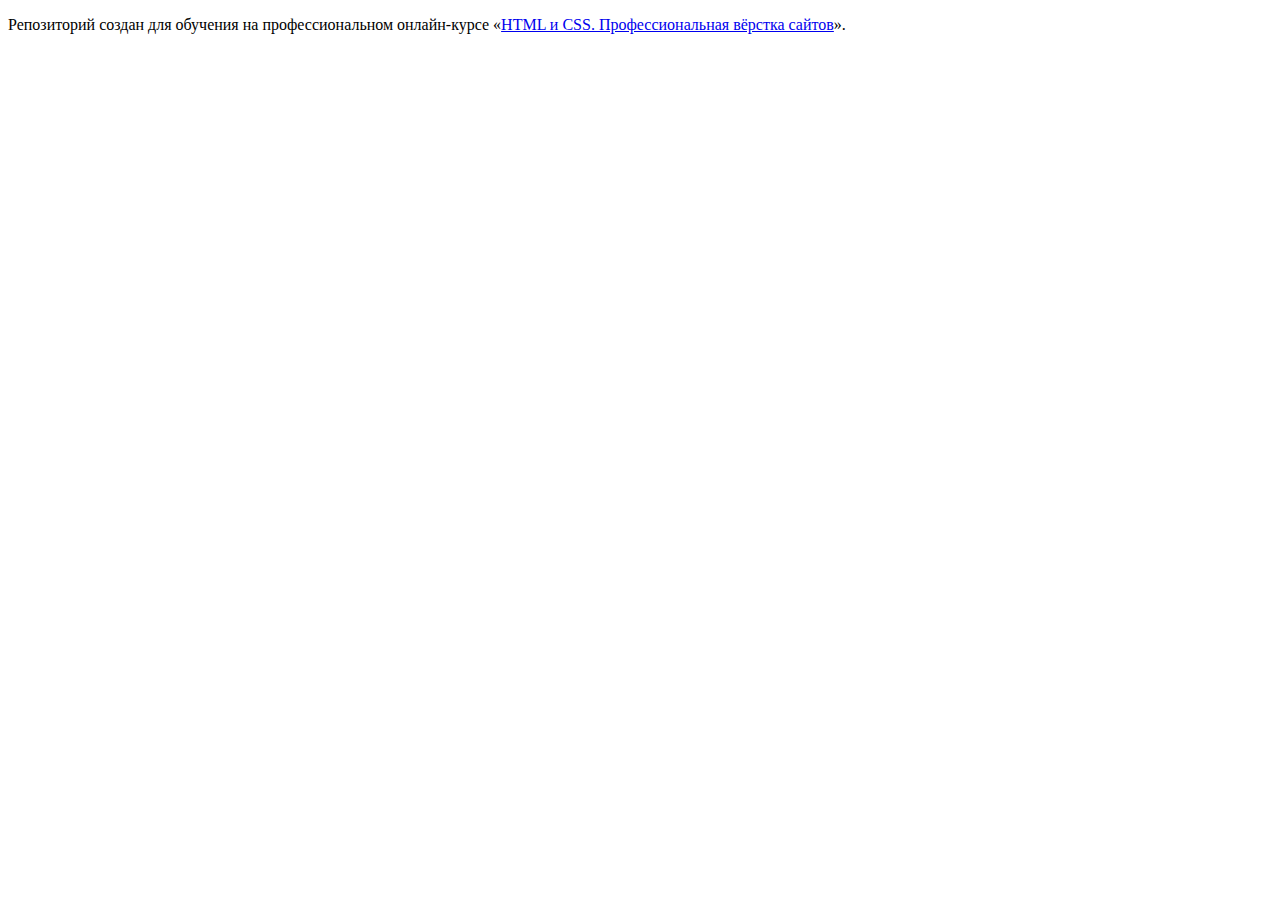
<file: master/index.html>
<!DOCTYPE html>
<html lang="ru">
  <head>
    <meta charset="utf-8">
    <title>HTML Academy: Седона</title>
    <base href="https://htmlacademy-htmlcss.github.io/2087639-sedona-34/master/">
</head>
  <body>

    <p>Репозиторий создан для обучения на профессиональном онлайн‑курсе «<a href="https://htmlacademy.ru/intensive/htmlcss">HTML и CSS. Профессиональная вёрстка сайтов</a>».</p>

  </body>
</html>
</file>
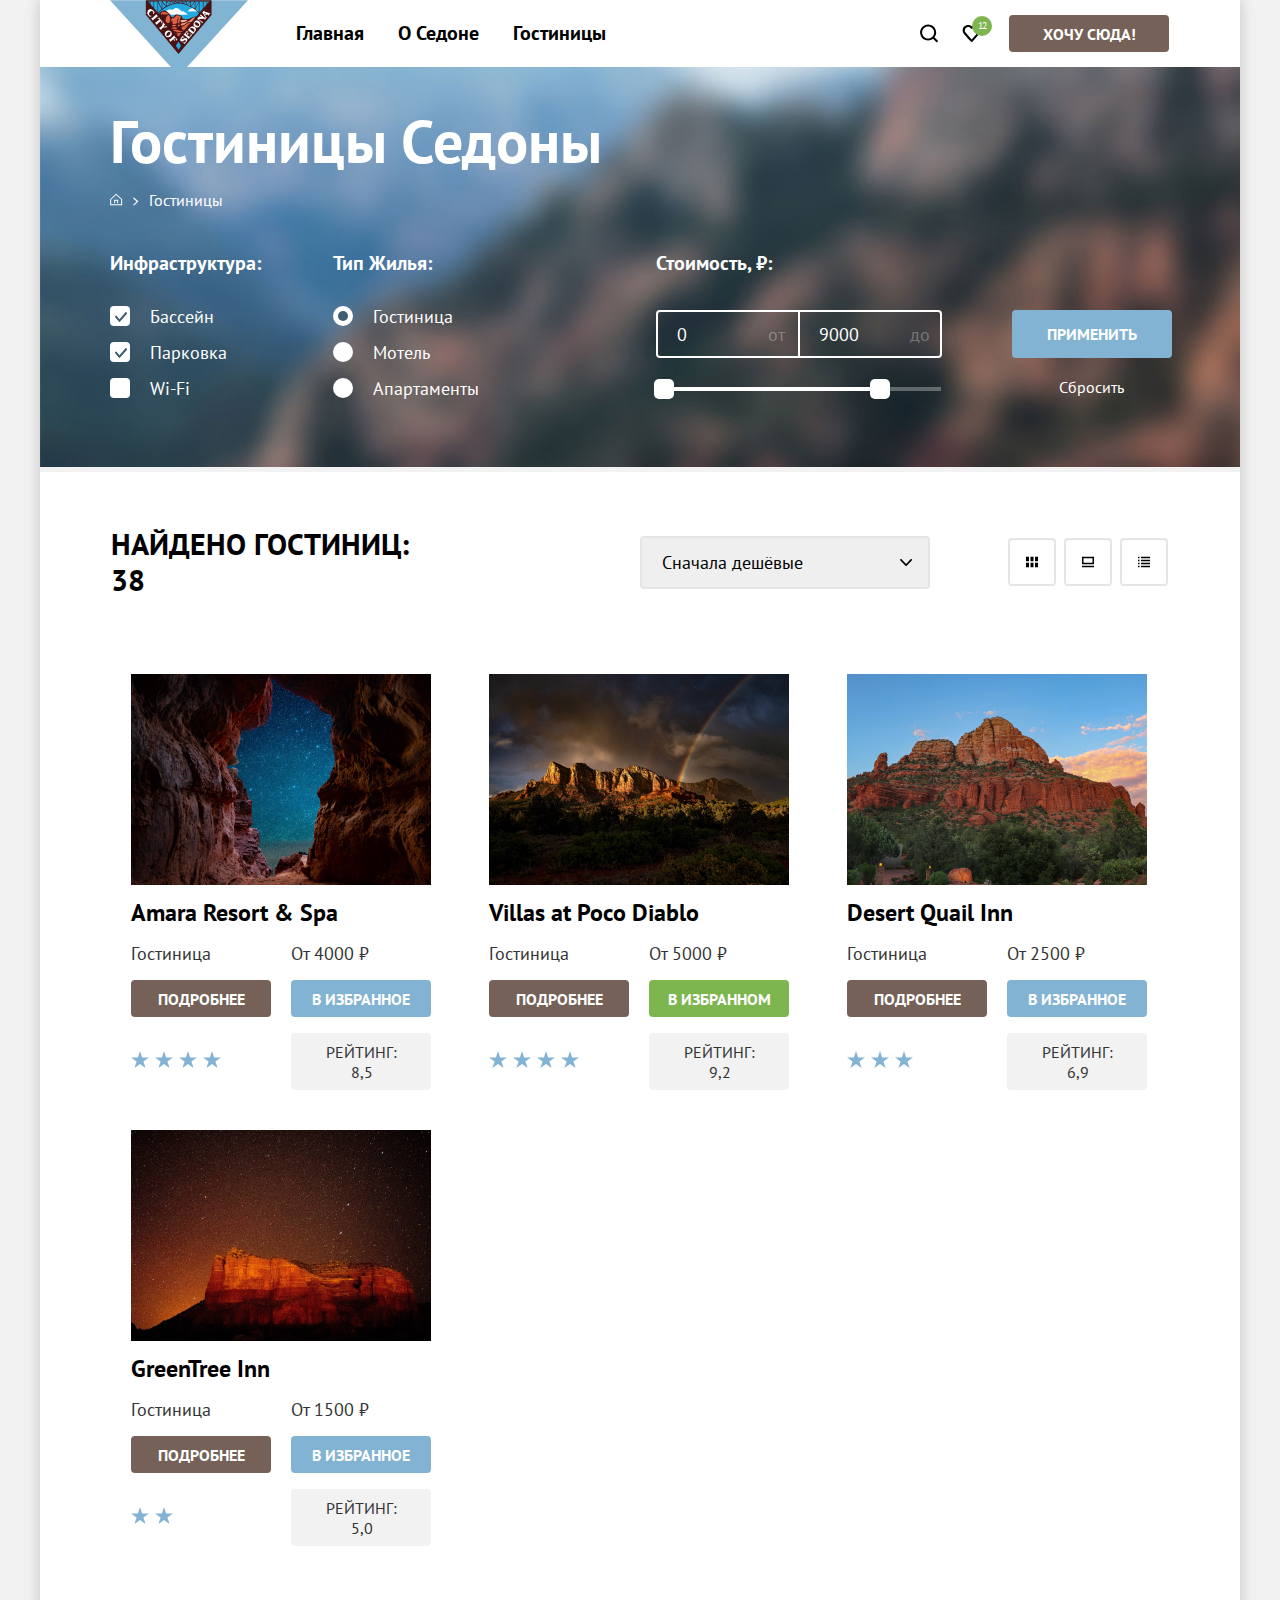
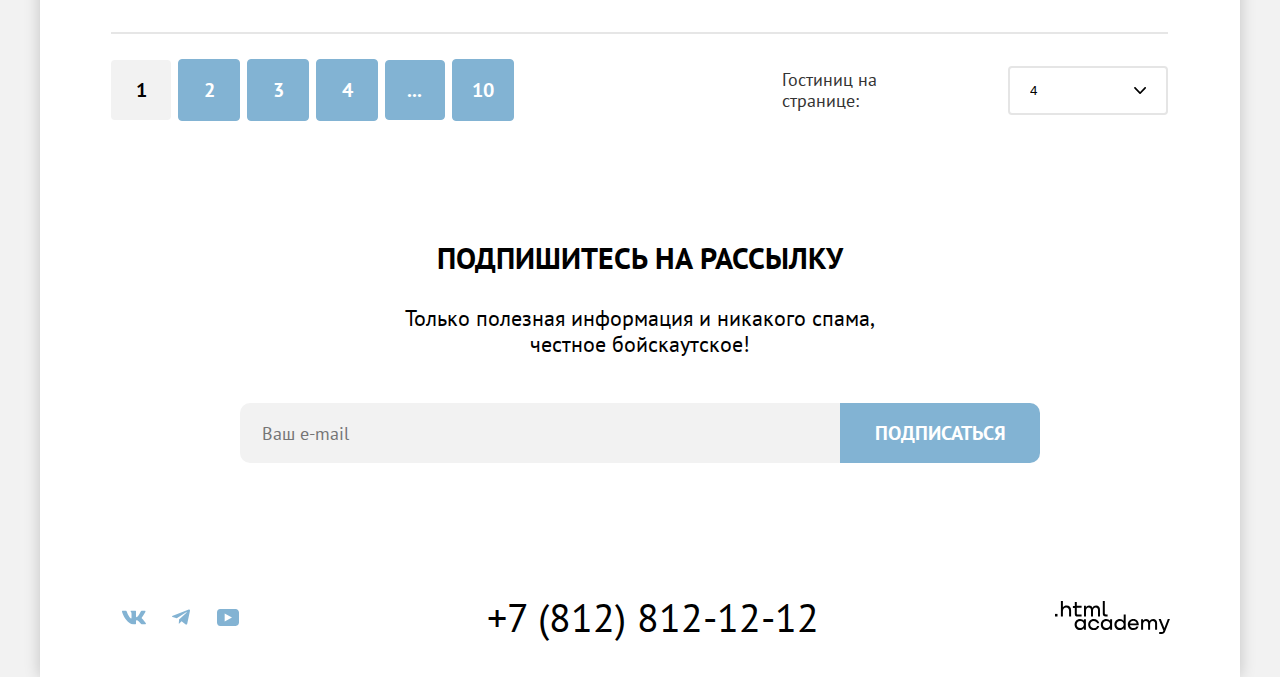
<file: catalog.html>
<!DOCTYPE html>
<html lang="ru">

<head>
  <meta name="viewport" content="width=device-width, initial-scale=1" />
  <meta charset="utf-8">
  <title>HTML Academy: Седона</title>
  <link rel="stylesheet" href="./styles/style.css">
  <link rel="icon" href="favicon.ico">
  <link rel="icon" type="image/png" href="images/favicon.png">
</head>

<body class="page">
  <div class="page__wrapper">
    <header class="header">
      <a href="./index.html" class="header__index"><img src="./images/logo.svg" class="header__logo" width="138"
          height="70" alt="Логотип сайта."></a>
      <nav class="header__navigation">
        <ul class="header__links">
          <li class="header__link"><a href="./index.html">Главная</a></li>
          <li class="header__link"><a href="#">О Седоне</a></li>
          <li class="header__link"><a href="./catalog.html">Гостиницы</a></li>
        </ul>
        <ul class="header-search">
          <li>
            <a href="#" class="search-link">
              <svg xmlns="http://www.w3.org/2000/svg" width="19" height="19" viewBox="0 0 19 19" fill="none"
                aria-label="кпопка поиска по сайту»">
                <path
                  d="M18.1585 17.05L14.448 13.35C15.4508 12.05 16.1528 10.35 16.1528 8.44995C16.1528 4.04995 12.5426 0.449951 8.13013 0.449951C3.71764 0.449951 0.107422 4.14995 0.107422 8.54995C0.107422 12.95 3.71764 16.55 8.13013 16.55C9.93524 16.55 11.6401 15.95 13.044 14.85L16.7545 18.55L18.1585 17.05ZM8.13013 14.55C4.82076 14.55 2.1131 11.85 2.1131 8.54995C2.1131 5.24995 4.82076 2.54995 8.13013 2.54995C11.4395 2.54995 14.1472 5.24995 14.1472 8.54995C14.1472 11.85 11.4395 14.55 8.13013 14.55Z"
                  fill="black" />
              </svg>
              <span class="visually-hidden">Кнопка поиска.</span>
            </a>
          </li>
          <li>
            <a href="#" class="like-link">
              <span class="visually-hidden">Кнопка нравится.</span>
              <svg aria-label="кнопка лайка в виде сердечка" xmlns="http://www.w3.org/2000/svg" width="19" height="17"
                viewBox="0 0 19 17" fill="none">
                <path
                  d="M9.57663 17C9.27578 17 8.97493 16.9 8.77436 16.6C3.35903 10.5 2.05534 9.1 1.75449 8.7C1.0525 7.8 0.651367 6.6 0.651367 5.4C0.651367 2.4 3.05818 0 6.16698 0C7.47067 0 8.67407 0.5 9.67691 1.3C10.6797 0.5 11.9834 0 13.1868 0C16.1954 0 18.7025 2.4 18.7025 5.4C18.7025 6.7 18.201 7.9 17.3988 8.8L10.3789 16.7C10.1783 16.9 9.97776 17 9.57663 17ZM3.5596 7.5C3.86045 7.9 7.06953 11.5 9.67691 14.4L15.8945 7.4C16.3959 6.9 16.5965 6.2 16.5965 5.4C16.5965 3.6 15.0922 2.1 13.2871 2.1C12.2843 2.1 11.2815 2.6 10.5795 3.4C10.2786 3.7 9.97776 3.8 9.67691 3.8C9.37606 3.8 9.07521 3.6 8.87464 3.4C8.17265 2.6 7.16982 2.1 6.16698 2.1C4.36187 2.1 2.85761 3.6 2.85761 5.4C2.75733 6.3 3.15846 7 3.5596 7.5C3.45931 7.5 3.45931 7.5 3.5596 7.5Z"
                  fill="black" />
              </svg>
            </a>
            <div class="likes-counter">12</div>
          </li>
          <li class="header-search__item"><a href="#" class="header__button">Хочу сюда!</a></li>
        </ul>
      </nav>
    </header>

    <main class="catalog main-container">
      <section class="filter">
        <header class="filter__header">
          <h1 class="filter__title">Гостиницы Седоны</h1>
          <ul class="breadcrubs">
            <li class="breadcrubs__item">
              <a href="./index.html">
                <svg xmlns="http://www.w3.org/2000/svg" width="13" height="13" viewBox="0 0 13 13" fill="none"
                  aria-label="домой, вернуться на главную страницу" class="breadcrubs__status">
                  <path fill-rule="evenodd" clip-rule="evenodd"
                    d="M0.162109 6.1499L6.16211 0.649902L12.1621 6.1499V12.3499H0.162109V6.1499ZM1.16211 6.5499V11.3499H11.1621V6.5499L6.16211 2.0499L1.16211 6.5499ZM5.16211 10.3499H4.16211V6.84985H8.16211V10.3499H7.16211V7.84985H5.16211V10.3499Z" />
                </svg>
              </a>
            </li>
            <li class="breadcrubs__item breadcrubs__item_status">Гостиницы</li>
          </ul>
        </header>

        <form class="filter__form" action="https://echo.htmlacademy.ru/" method="get">
          <fieldset class="filter-catalog__group">
            <legend class="filter-catalog__title">Инфраструктура:</legend>
            <ul class="filter-catalog__list">
              <li class="filter-catalog__item">
                <label class="control">
                  <input class="visually-hidden control__input" type="checkbox" name="swimming-pool" checked>
                  <span class="control__mark"></span>
                  <span class="control__label">Бассейн</span>
                </label>
              </li>
              <li class="filter-catalog__item">
                <label class="control">
                  <input class="visually-hidden control__input" type="checkbox" name="parking" checked>
                  <span class="control__mark"></span>
                  <span class="control__label">Парковка</span>
                </label>
              </li>
              <li class="filter-catalog__item">
                <label class="control">
                  <input class="visually-hidden control__input" type="checkbox" name="wi-fi">
                  <span class="control__mark"></span>
                  <span class="control__label">Wi-Fi</span>
                </label>
              </li>
            </ul>
          </fieldset>

          <fieldset class="filter-catalog__group">
            <legend class="filter-catalog__title">Тип жилья:</legend>
            <ul class="filter-catalog__list">
              <li class="filter-catalog__item">
                <label class="control">
                  <input class="visually-hidden control__input" type="radio" name="housing-type" checked>
                  <span class="control__mark"></span>
                  <span class="control__label">Гостиница</span>
                </label>
              </li>
              <li class="filter-catalog__item">
                <label class="control">
                  <input class="visually-hidden control__input" type="radio" name="housing-type">
                  <span class="control__mark"></span>
                  <span class="control__label">Мотель</span>
                </label>
              </li>
              <li class="filter-catalog__item">
                <label class="control">
                  <input class="visually-hidden control__input" type="radio" name="housing-type">
                  <span class="control__mark"></span>
                  <span class="control__label">Апартаменты</span>
                </label>
              </li>
            </ul>
          </fieldset>

          <fieldset class="range">
            <legend class="range__title">Стоимость, ₽:</legend>
            <div class="range__inputs">
              <div class="range__min-wrapper">
                <input type="text" name="min-price" class="range__input" value="0">
                <span class="visually-hidden">Минимальная цена.</span>
                <span>от</span>
              </div>
              <div class="range__max-wrapper">
                <input type="text" name="max-price" class="range__input" value="9000">
                <span class="visually-hidden">Максимальная цена.</span>
                <span>до</span>
              </div>
            </div>
            <div class="range__scale">
              <div class="range__bar">
                <button class="range__toggle range__toggle_min">
                  <span class="visually-hidden">Изменить минимальную цену.</span>
                </button>
                <button class="range__toggle range__toggle_max">
                  <span class="visually-hidden">Изменить максимальную цену.</span>
                </button>
              </div>
            </div>
          </fieldset>


          <ul class="filter__buttons">
            <li class="filter__submit">
              <button class="button__apply" type="submit">Применить</button>
            </li>
            <li class="filter__reset">
              <button type="reset" class="button__reset">Сбросить</button>
            </li>
          </ul>
        </form>

      </section>
      <section class="availability">
        <h2 class="visually-hidden">Каталог.</h2>
        <div class="availability__sort">
          <p class="availability__text">Найдено гостиниц: 38</p>
          <form class="availability__form">
            <div class="availability__select">
              <select class="select__control" aria-label="Сортировка">
                <option value="popular">Сначала дешёвые</option>
                <option value="cheap">Сначала популярные</option>
                <option value="expensive">Сначала дорогие</option>
              </select>
            </div>
          </form>
          <ul class="availability__view">
            <li class="availability__item">
              <a href="#" class="availability__link">
                <svg xmlns="http://www.w3.org/2000/svg" width="16" height="14" viewBox="0 0 16 14" fill="none"
                  aria-label="показать таблицей">
                  <path d="M4 0H0V6H4V0Z" fill="black" />
                  <path d="M16 0H12V6H16V0Z" fill="black" />
                  <path d="M10 0H6V6H10V0Z" fill="black" />
                  <path d="M4 8H0V14H4V8Z" fill="black" />
                  <path d="M16 8H12V14H16V8Z" fill="black" />
                  <path d="M10 8H6V14H10V8Z" fill="black" />
                </svg>
                <p class="visually-hidden">Таблица.</p>
              </a>
            </li>
            <li class="availability__item">
              <a href="#" class="availability__link">
                <svg xmlns="http://www.w3.org/2000/svg" width="16" height="14" viewBox="0 0 16 14" fill="none"
                  aria-label="показать слайдшоу">
                  <path d="M16 12H0V14H16V12Z" fill="black" />
                  <path d="M14 2V8H2V2H14ZM16 0H0V10H16V0Z" fill="black" />
                </svg>
                <p class="visually-hidden">Слайдшоу.</p>
              </a>
            </li>
            <li class="availability__item">
              <a href="#" class="availability__link">
                <svg xmlns="http://www.w3.org/2000/svg" width="16" height="14" viewBox="0 0 16 14" fill="none"
                  aria-label="показать списком">
                  <path d="M2 0H0V2H2V0Z" fill="black" />
                  <path d="M16 0H4V2H16V0Z" fill="black" />
                  <path d="M2 4H0V6H2V4Z" fill="black" />
                  <path d="M16 4H4V6H16V4Z" fill="black" />
                  <path d="M2 8H0V10H2V8Z" fill="black" />
                  <path d="M16 8H4V10H16V8Z" fill="black" />
                  <path d="M2 12H0V14H2V12Z" fill="black" />
                  <path d="M16 12H4V14H16V12Z" fill="black" />
                </svg>
                <p class="visually-hidden">Список.</p>
              </a>
            </li>
          </ul>
        </div>

        <ul class="availability__results">
          <li class="card">
            <img src="./images/amara-resort-spa.jpg" alt="Amara resort spa." class="card__pic" width="300" height="211">
            <h3 class="card__title">Amara Resort & Spa</h3>
            <div class="card__price">
              <p class="card__paragraph">Гостиница</p>
              <p class="card__paragraph">От 4000 ₽</p>
            </div>
            <div class="card__buttons">
              <a class="card__button card__button_more" href="#">подробнее</a>
              <button type="button" class="card__button card__button_favourites">в избранное</button>
            </div>
            <div class="card__rating">
              <ul class="card__stars">
                <li class="card__star"><img src="./images/star.svg" alt="рейтинговая звезда." width="18" height="17">
                </li>
                <li class="card__star"><img src="./images/star.svg" alt="рейтинговая звезда." width="18" height="17">
                </li>
                <li class="card__star"><img src="./images/star.svg" alt="рейтинговая звезда." width="18" height="17">
                </li>
                <li class="card__star"><img src="./images/star.svg" alt="рейтинговая звезда." width="18" height="17">
                </li>
              </ul>
              <p class="card__voting">Рейтинг: 8,5</p>
            </div>
          </li>

          <li class="card">
            <img src="./images/villas-at-poco-diablo.jpg" alt="Villas at Poco Diablo." class="card__pic" width="300"
              height="211">
            <h3 class="card__title">Villas at Poco Diablo</h3>
            <div class="card__price">
              <p class="card__paragraph">Гостиница</p>
              <p class="card__paragraph">От 5000 ₽</p>
            </div>
            <div class="card__buttons">
              <a class="card__button card__button_more" href="#">подробнее</a>
              <button type="button" class="card__button card__button_active">в избранном</button>
            </div>
            <div class="card__rating">
              <ul class="card__stars">
                <li class="card__star"><img src="./images/star.svg" alt="рейтинговая звезда" width="18" height="17">
                </li>
                <li class="card__star"><img src="./images/star.svg" alt="рейтинговая звезда" width="18" height="17">
                </li>
                <li class="card__star"><img src="./images/star.svg" alt="рейтинговая звезда" width="18" height="17">
                </li>
                <li class="card__star"><img src="./images/star.svg" alt="рейтинговая звезда" width="18" height="17">
                </li>
              </ul>
              <p class="card__voting">Рейтинг: 9,2</p>
            </div>
          </li>

          <li class="card">
            <img src="./images/desert-quail-inn.jpg" alt="Desert Quail Inn." class="availability__pic" width="300"
              height="211">
            <h3 class="card__title">Desert Quail Inn</h3>
            <div class="card__price">
              <p class="card__paragraph">Гостиница</p>
              <p class="card__paragraph">От 2500 ₽</p>
            </div>
            <div class="card__buttons">
              <a class="card__button card__button_more" href="#">подробнее</a>
              <button type="button" class="card__button card__button_favourites">в избранное</button>
            </div>
            <div class="card__rating">
              <ul class="card__stars">
                <li class="card__star"><img src="./images/star.svg" alt="рейтинговая звезда." width="18" height="17">
                </li>
                <li class="card__star"><img src="./images/star.svg" alt="рейтинговая звезда." width="18" height="17">
                </li>
                <li class="card__star"><img src="./images/star.svg" alt="рейтинговая звезда." width="18" height="17">
                </li>
              </ul>
              <p class="card__voting">Рейтинг: 6,9</p>
            </div>
          </li>

          <li class="card">
            <img src="./images/greentree-inn.jpg" alt="GreenTree Inn." class="card__pic" width="300" height="211">
            <h3 class="card__title">GreenTree Inn</h3>
            <div class="card__price">
              <p class="card__paragraph">Гостиница</p>
              <p class="card__paragraph">От 1500 ₽</p>
            </div>
            <div class="card__buttons">
              <a class="card__button card__button_more" href="#">подробнее</a>
              <button type="button" class="card__button card__button_favourites">в избранное</button>
            </div>
            <div class="card__rating">
              <ul class="card__stars">
                <li class="card__star"><img src="./images/star.svg" alt="рейтинговая звезда." width="18" height="17">
                </li>
                <li class="card__star"><img src="./images/star.svg" alt="рейтинговая звезда." width="18" height="17">
                </li>
              </ul>
              <p class="card__voting">Рейтинг: 5,0</p>
            </div>
          </li>
        </ul>

        <div class="diviver"></div>
        <div class="pagination">
          <ul class="pagination__list">
            <li class="pagination__item"><a href="#" class="pagination__link pagination__link_pressed">1</a></li>
            <li class="pagination__item"><a href="#" class="pagination__link">2</a></li>
            <li class="pagination__item"><a href="#" class="pagination__link">3</a></li>
            <li class="pagination__item"><a href="#" class="pagination__link">4</a></li>
            <li class="pagination__item pagination__item_ellipsis">...</li>
            <li class="pagination__item"><a href="#" class="pagination__link">10</a></li>
          </ul>
          <div class="pagination__count">
            <span class="pagination__result">Гостиниц на странице:</span>
            <form action="https://echo.htmlacademy.ru/" method="get">
              <select name="items-on-page" class="select__page">
                <option value="4">4</option>
              </select>
            </form>
          </div>
        </div>
      </section>
      <section class="subscribe subscribe_catalog">
        <h2 class="subscribe__title subscribe__title_catalog">Подпишитесь на рассылку</h2>
        <p class="subscribe__text subscribe__text_catalog">Только полезная информация и никакого спама, честное
          бойскаутское!</p>
        <form class="subscribe__form" action="https://echo.htmlacademy.ru/" method="post">
          <input class="subscribe__field" placeholder="Ваш e-mail" type="email" name="newsletter-email" required>
          <button class="subscribe__button" type="submit">
            <span>Подписаться</span>
          </button>
        </form>
      </section>
      <footer class="footer">
        <div class="footer__line">
          <div class="footer__contacts">
            <h3 class="visually-hidden">Контакты.</h3>
            <ul class="social-icons">
              <li class="social-icons__item">
                <a href="https://vk.com/htmlacademy" target="_blank" class="footer__social-link">
                  <span class="visually-hidden">Ссылка на страницу Вконтакте.</span>
                  <svg xmlns="http://www.w3.org/2000/svg" width="24" height="15" viewBox="0 0 24 15" fill="none">
                    <g clip-path="url(#clip0_33515_1186)">
                      <path fill-rule="evenodd" clip-rule="evenodd"
                        d="M23.45 1.448C23.616 0.902 23.45 0.5 22.655 0.5H20.03C19.362 0.5 19.054 0.847 18.887 1.23C18.887 1.23 17.552 4.426 15.661 6.502C15.049 7.104 14.771 7.295 14.437 7.295C14.27 7.295 14.019 7.104 14.019 6.557V1.448C14.019 0.792 13.835 0.5 13.279 0.5H9.151C8.734 0.5 8.483 0.804 8.483 1.093C8.483 1.714 9.429 1.858 9.526 3.606V7.404C9.526 8.237 9.373 8.388 9.039 8.388C8.149 8.388 5.984 5.177 4.699 1.503C4.45 0.788 4.198 0.5 3.527 0.5H0.9C0.15 0.5 0 0.847 0 1.23C0 1.912 0.89 5.3 4.145 9.781C6.315 12.841 9.37 14.5 12.153 14.5C13.822 14.5 14.028 14.132 14.028 13.497V11.184C14.028 10.447 14.186 10.3 14.715 10.3C15.105 10.3 15.772 10.492 17.33 11.967C19.11 13.716 19.403 14.5 20.405 14.5H23.03C23.78 14.5 24.156 14.132 23.94 13.404C23.702 12.68 22.852 11.629 21.725 10.382C21.113 9.672 20.195 8.907 19.916 8.524C19.527 8.033 19.638 7.814 19.916 7.377C19.916 7.377 23.116 2.951 23.449 1.448H23.45Z" />
                    </g>
                    <defs>
                      <clipPath id="clip0_33515_1186">
                        <rect width="24.0005" height="14" fill="white" transform="translate(0 0.5)" />
                      </clipPath>
                    </defs>
                  </svg>
                </a>
              </li>
              <li class="social-icons__item">
                <a href="https://t.me/htmlacademy" target="_blank" class="footer__social-link">
                  <span class="visually-hidden">Ссылка на страницу Телеграмм.</span>
                  <svg xmlns="http://www.w3.org/2000/svg" width="18" height="17" viewBox="0 0 18 17" fill="none">
                    <g clip-path="url(#clip0_33515_1184)">
                      <path
                        d="M16.7855 0.59926L0.840977 6.74776C-0.247172 7.18481 -0.240877 7.79184 0.641333 8.06253L4.73493 9.33953L14.2063 3.3637C14.6542 3.09121 15.0634 3.2378 14.727 3.53636L7.05332 10.4619H7.05152L7.05332 10.4628L6.77094 14.6823C7.18462 14.6823 7.36718 14.4925 7.5992 14.2686L9.58754 12.3351L13.7234 15.39C14.486 15.81 15.0337 15.5941 15.2234 14.6841L17.9384 1.88885C18.2163 0.774623 17.513 0.270117 16.7855 0.59926Z" />
                    </g>
                    <defs>
                      <clipPath id="clip0_33515_1184">
                        <rect width="18" height="17" fill="white" transform="translate(0.000488281)" />
                      </clipPath>
                    </defs>
                  </svg>
                </a>
              </li>
              <li class="social-icons__item">
                <a href="https://www.youtube.com/user/htmlacademyru" target="_blank" class="footer__social-link">
                  <span class="visually-hidden">Ссылка на страницу в Ютуб.</span>
                  <svg xmlns="http://www.w3.org/2000/svg" width="22" height="17" viewBox="0 0 22 17" fill="none">
                    <path
                      d="M18.607 0H3.17413C1.31343 0 0 1.59375 0 3.4V13.4937C0 15.4062 1.31343 17 3.17413 17H18.8259C20.4677 17 22 15.4062 22 13.6V3.4C21.7811 1.59375 20.4677 0 18.607 0ZM7.66169 12.5375V4.4625L14.995 8.5L7.66169 12.5375Z" />
                  </svg></a>
              </li>
            </ul>
            <address class="address-tel">
              <a href="tel:88128121212" class="footer__tel">+7 (812) 812-12-12</a>
            </address>
            <div class="footer__link">
              <a href="https://htmlacademy.ru/" target="_blank" class="html-link">
                <span class="visually-hidden">Ссылка на сайт HTML Академии.</span>
                <svg xmlns="http://www.w3.org/2000/svg" width="115" height="33" viewBox="0 0 115 33" fill="none">
                  <path d="M0 12.9V15.5H2.5V12.9H0Z" />
                  <path
                    d="M11.6 4.5C10 4.5 8.8 5.2 8 6.2H7.9V0H5.9V15.5H7.9V10.2C7.9 8.1 9.2 6.6 11.2 6.6C13 6.6 14.1 8 14.1 9.8V15.5H16.1V9.4C16.2 6.4 14.3 4.5 11.6 4.5Z" />
                  <path
                    d="M26.6 4.8H21.8V1.1H19.8V4.9H17.9V6.9H19.8V12.9C19.8 14.6 20.8 15.6 22.5 15.6H26.6V13.6H22.9C22.2 13.6 21.8 13.2 21.8 12.5V6.8H26.6V4.8Z" />
                  <path
                    d="M41.1 4.6C39.5 4.6 38.2 5.4 37.6 6.7H37.5C36.9 5.5 35.7 4.6 34.1 4.6C32.7 4.6 31.6 5.4 31 6.4H30.9V4.8H29V15.4H31V10C31 8 32 6.5 33.6 6.5C35.1 6.5 36 7.5 36 9.1V15.4H38V9.8C38 7.4 39.4 6.5 40.6 6.5C42.1 6.5 43 7.5 43 9.1V15.4H45V8.9C45.1 6.4 43.6 4.6 41.1 4.6Z" />
                  <path
                    d="M47.8 12.7C47.8 14.4 48.8 15.4 50.6 15.4H52.6V13.4H50.9C50.2 13.4 49.8 13 49.8 12.3V0H47.8V12.7Z" />
                  <path
                    d="M28.9 19.7C28 18.6 26.7 17.9 25 17.9C21.9 17.9 19.6 20.2 19.6 23.5C19.6 26.8 21.9 29.1 25 29.1C26.8 29.1 28 28.3 28.8 27.2H28.9V28.8H30.9V18.2H28.9V19.7ZM25.3 27.1C23.1 27.1 21.7 25.5 21.7 23.5C21.7 21.5 23.1 19.9 25.3 19.9C27.5 19.9 28.9 21.5 28.9 23.5C28.9 25.4 27.5 27.1 25.3 27.1Z" />
                  <path
                    d="M44.2 22C43.7 19.6 41.6 17.9 38.8 17.9C35.4 17.9 33.2 20.4 33.2 23.5C33.2 26.6 35.4 29.1 38.8 29.1C41.6 29.1 43.7 27.3 44.2 24.9H42.1C41.7 26.2 40.4 27.2 38.8 27.2C36.6 27.2 35.2 25.6 35.2 23.6C35.2 21.6 36.6 20 38.8 20C40.4 20 41.6 21 42.1 22.2H44.2V22Z" />
                  <path
                    d="M55.1 19.7C54.2 18.6 52.9 17.9 51.2 17.9C48.1 17.9 45.8 20.2 45.8 23.5C45.8 26.8 48.1 29.1 51.2 29.1C53 29.1 54.2 28.3 55 27.2H55.1V28.8H57.1V18.2H55.1V19.7ZM51.5 27.1C49.3 27.1 47.9 25.5 47.9 23.5C47.9 21.5 49.3 19.9 51.5 19.9C53.7 19.9 55.1 21.5 55.1 23.5C55.1 25.4 53.6 27.1 51.5 27.1Z" />
                  <path
                    d="M68.7 19.8C67.8 18.7 66.5 17.9 64.8 17.9C61.7 17.9 59.4 20.2 59.4 23.5C59.4 26.8 61.6 29.1 64.8 29.1C66.5 29.1 67.8 28.3 68.6 27.3H68.7V28.8H70.7V13.4H68.7V19.8ZM65.1 27.1C62.9 27.1 61.5 25.5 61.5 23.5C61.5 21.5 62.9 19.9 65.1 19.9C67.3 19.9 68.7 21.5 68.7 23.5C68.6 25.5 67.2 27.1 65.1 27.1Z" />
                  <path
                    d="M78.3 17.9C75 17.9 72.8 20.4 72.8 23.5C72.8 26.5 74.9 29.1 78.3 29.1C80.8 29.1 82.8 27.8 83.5 25.5H81.4C80.9 26.5 79.8 27.1 78.4 27.1C76.5 27.1 75.1 25.8 75 24.2H83.8C84 20.6 81.8 17.9 78.3 17.9ZM78.3 19.8C80 19.8 81.3 20.8 81.6 22.4H75.1C75.4 20.9 76.6 19.8 78.3 19.8Z" />
                  <path
                    d="M98.2 17.9C96.6 17.9 95.3 18.7 94.6 19.9H94.5C93.9 18.7 92.7 17.9 91.1 17.9C89.7 17.9 88.6 18.6 88 19.7V18.2H86.1V28.8H88.1V23.4C88.1 21.4 89.1 20 90.7 19.9C92.2 19.9 93.1 20.9 93.1 22.5V28.8H95.1V23.2C95.1 20.8 96.5 19.9 97.7 19.9C99.2 19.9 100.1 20.9 100.1 22.5V28.8H102.1V22.3C102.2 19.7 100.7 17.9 98.2 17.9Z" />
                  <path
                    d="M109.4 27L105.8 18.1H103.6L108.4 29.7C108.1 30.6 107.7 30.9 106.7 30.9H104.2V32.9H106.7C108.5 32.9 109.5 32.1 110.2 30.3L114.9 18.1H112.8L109.4 27Z" />
                </svg>
              </a>
            </div>
          </div>
        </div>
      </footer>
    </main>
  </div>
</body>

</html>
</file>
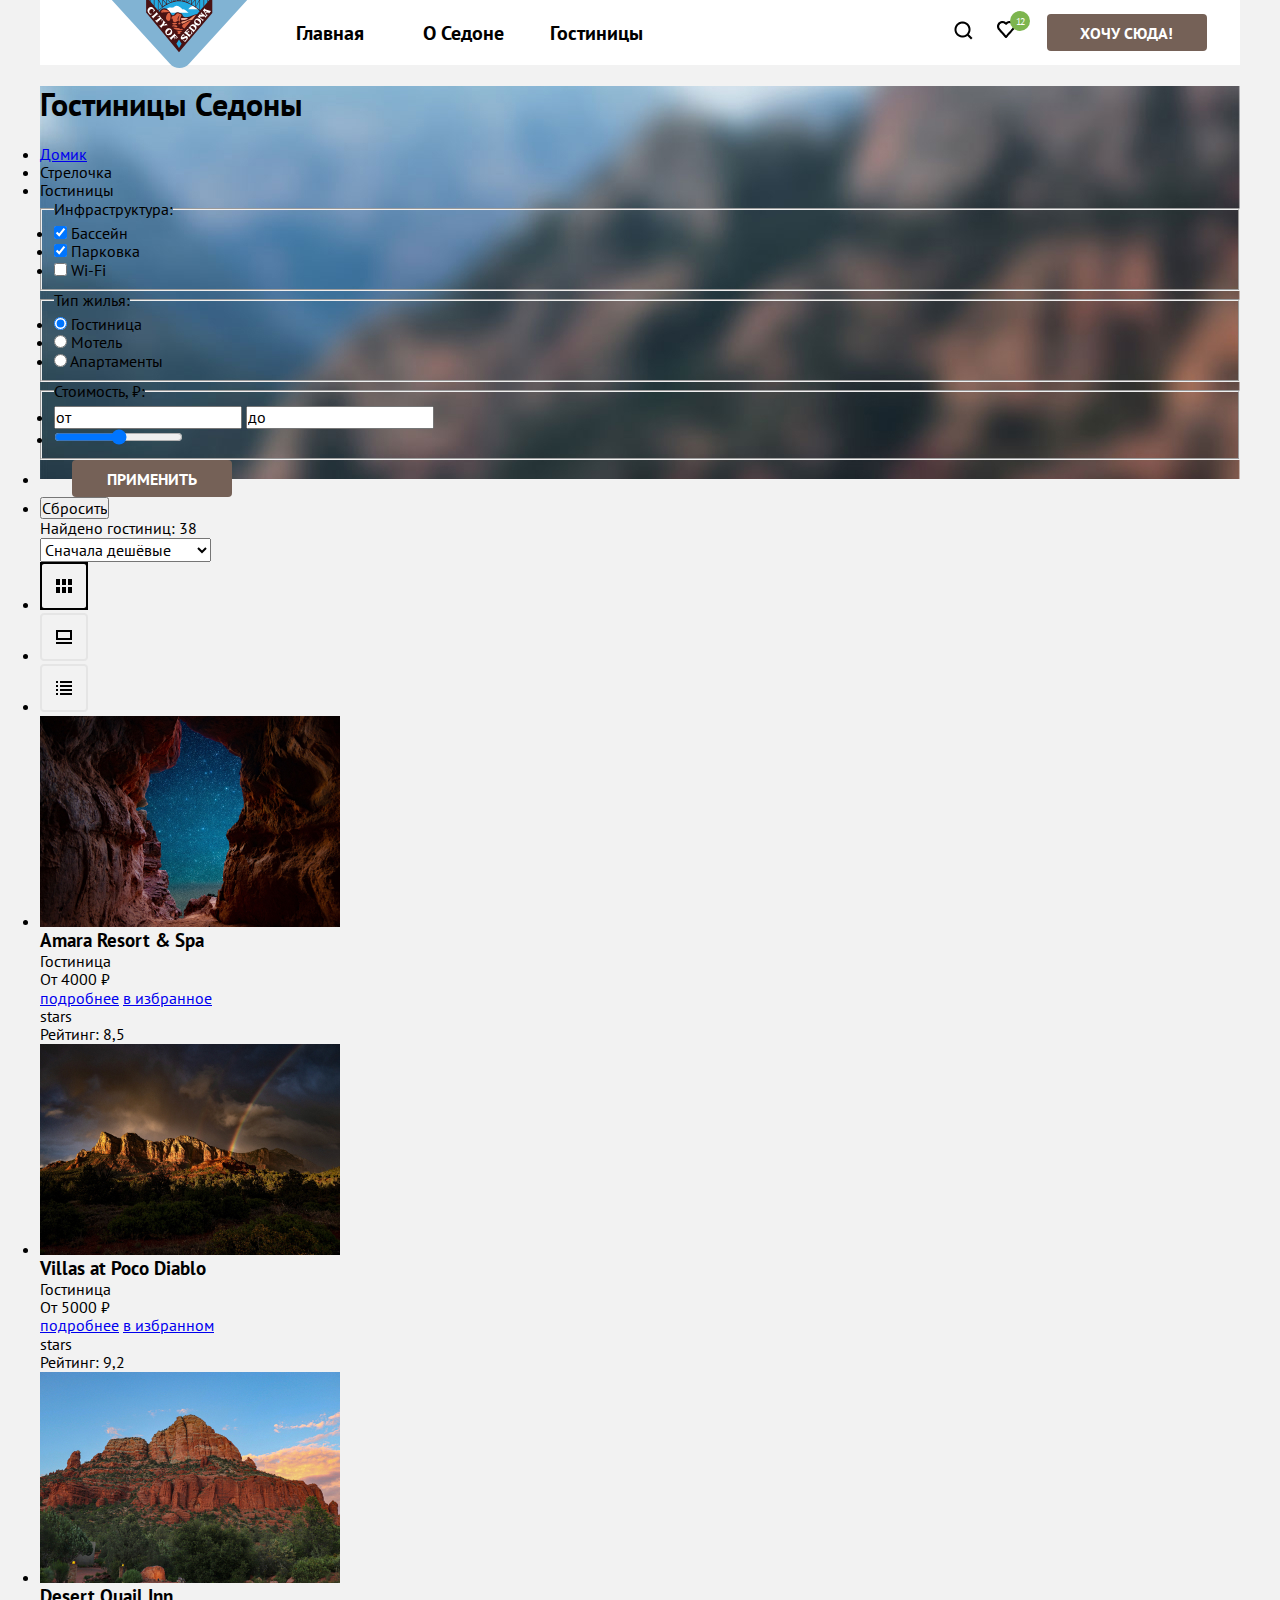
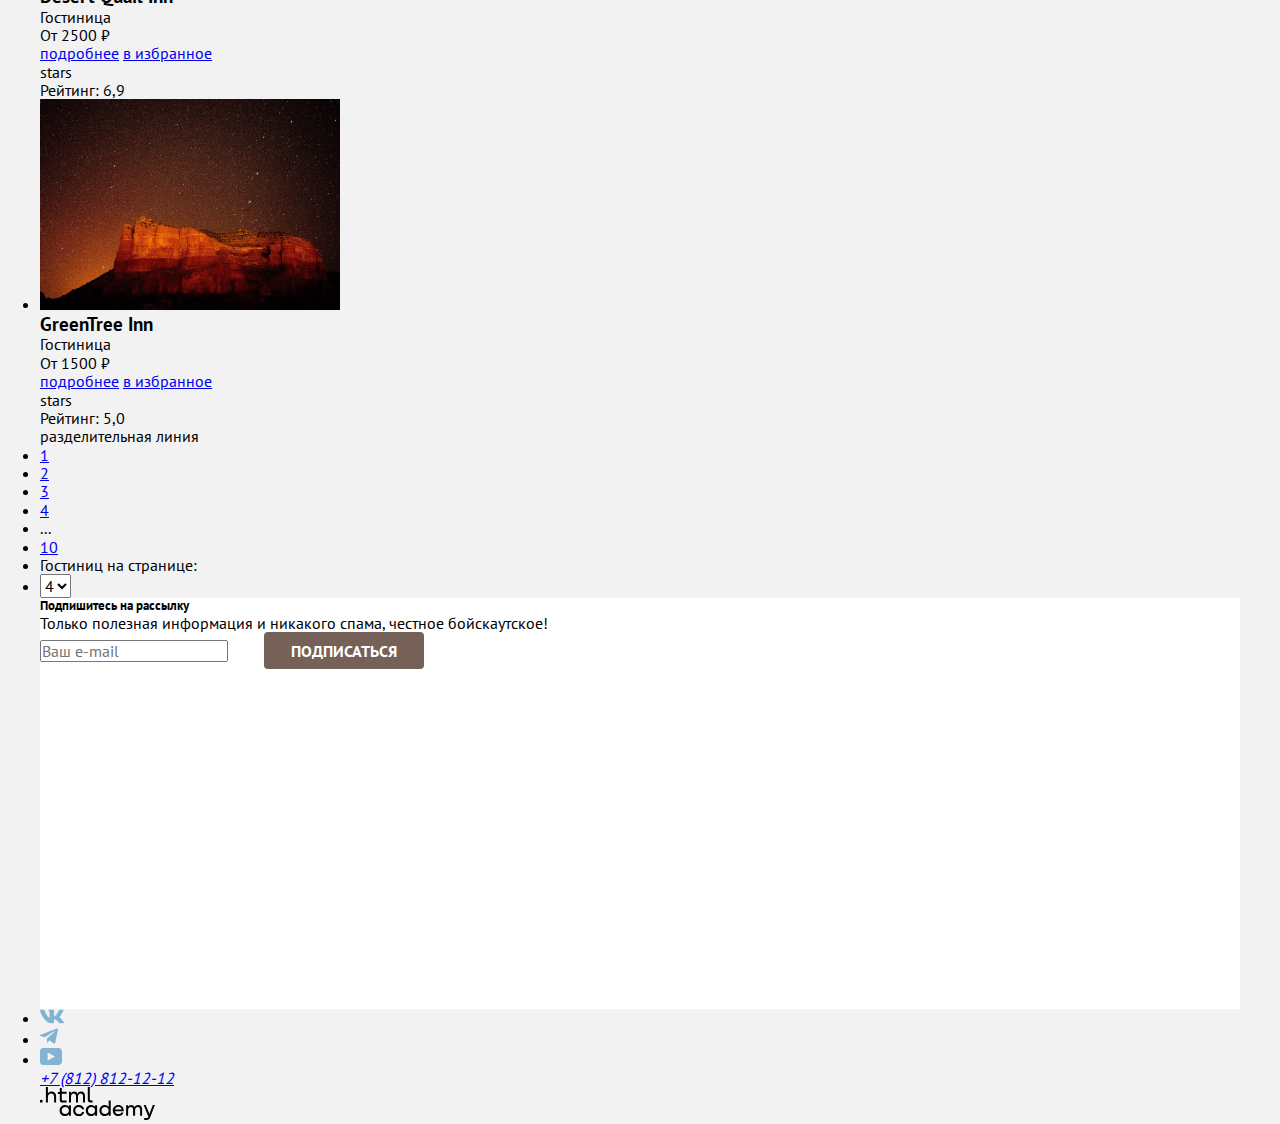
<file: 2/catalog.html>
<!DOCTYPE html>
<html lang="ru">

<head>
  <meta name="viewport" content="width=device-width, initial-scale=1" />
  <meta charset="utf-8" />
  <title>HTML Academy: Седона</title>
  <link rel="stylesheet" href="./normalize.css" />
  <link rel="stylesheet" href="./index.css" />
  <base href="https://htmlacademy-htmlcss.github.io/2087639-sedona-34/2/">
</head>

<body class="page">
  <header class="header">
    <a href="./index.html" class="header__index"><img src="./images/logo.svg" class="header__logo"
        alt="Логотип сайта"></a>
    <nav class="header__navigation">
      <ul class="header__links">
        <li class="header__link current-link"><a href="./index.html">Главная</a></li>
        <li class="header__link"><a href="#">О Седоне</a></li>
        <li class="header__link"><a href="./catalog.html">Гостиницы</a></li>
      </ul>
    </nav>
    <ul class="header__icons">
      <li>
        <a href="#">
          <img src="./images/search.png" alt="Кнопка поиска">
          <span class="visually-hidden">кнопка поиска</span>
        </a>
      </li>
      <li class="header__like-button">
        <a href="#">
          <span class="visually-hidden">кнопка нравится</span>
          <img src="./images/heart.png" alt="кнопка лайка">
        </a>
        <div class="likes-counter">12</div>
      </li>
    </ul>
    <button class="button">Хочу сюда!</button>
  </header>
  <main class="catalog">
    <section class="filter">

      <header class="filter__header">
        <h1 class="filter__title">Гостиницы Седоны</h1>
        <ul class="breadcrubs">
          <li><a href="./index.html">Домик</a></li>
          <li>Стрелочка</li>
          <li>Гостиницы</li>
        </ul>
      </header>

      <form class="catalog-filter" action="https://echo.htmlacademy.ru/" method="get">
        <fieldset class="catalog-filter__group">
          <legend class="catalog-filter__title">
            Инфраструктура:
          </legend>
          <ul class="catalog-filter__list">
            <li class="catalog-filter__item">
              <label class="control">
                <input class="control__input" type="checkbox" name="swimming-pool" checked>
                Бассейн
              </label>
            </li>
            <li class="catalog-filter__item">
              <label class="control">
                <input class="control__input" type="checkbox" name="parking" checked>
                Парковка
              </label>
            </li>
            <li class="catalog-filter__item">
              <label class="control">
                <input class="control__input" type="checkbox" name="wi-fi">
                Wi-Fi
              </label>
            </li>
          </ul>
        </fieldset>

        <fieldset class="catalog-filter__group">
          <legend class="catalog-filter__title">
            Тип жилья:
          </legend>
          <ul class="catalog-filter__list">
            <li class="catalog-filter__item">
              <label class="control">
                <input class="control__input" type="radio" name="type-of-place" value="hotel" checked>
                Гостиница
              </label>
            </li>
            <li class="catalog-filter__item">
              <label class="control">
                <input class="control__input" type="radio" name="type-of-place" value="motel">
                Мотель
              </label>
            </li>
            <li class="catalog-filter__item">
              <label class="control">
                <input class="control__input" type="radio" name="type-of-place" value="apartments">
                Апартаменты
              </label>
            </li>
          </ul>
        </fieldset>
        <fieldset class="catalog-filter__group">
          <legend class="catalog-filter__title">
            Стоимость, ₽:
          </legend>
          <ul>
            <li>
              <label class="control">
                <input type="text" class="control__input" name="min-cost" value="от">
              </label>
              <label class="control">
                <input type="text" class="control__input" name="max-cost" value="до">
              </label>
            </li>
            <li>
              <label class="control">
                <input type="range" name="price-counter" min="0" max="9000" step="1">
              </label>
            </li>
          </ul>
        </fieldset>
        <ul class="catalog-filter__buttons">
          <li class="catalog-filter__submit">
            <button class="button" type="submit">Применить</button>
          </li>
          <li class="catalog-filter__reset">
            <input type="reset" value="Сбросить" class="button__reset">
          </li>
        </ul>
      </form>

    </section>
    <section class="page-catalog">
      <h2 class="visually-hidden">Каталог</h2>
      <div class="catalog__sort">
        <p>Найдено гостиниц: 38</p>
        <form>
          <select class="select-control" aria-label="Сортировка">
            <option value="popular">Сначала дешёвые</option>
            <option value="cheap">Сначала популярные</option>
            <option value="expensive">Сначала дорогие</option>
          </select>
        </form>
        <ul class="page-catalog__view">
          <li>
            <a href="#">
              <img src="./images/view-table.svg" class="page-catalog__table" alt="показать таблицей">
              <p class="visually-hidden">Таблица</p>
            </a>
          </li>
          <li>
            <a href="#">
              <img src="./images/view-slideshow.png" class="page-catalog__slideshow" alt="показать слайдшоу">
              <p class="visually-hidden">Слайдшоу</p>
            </a>
          </li>
          <li>
            <a href="#">
              <img src="./images/view-list.png" class="page-catalog__list" alt="показать списком">
              <p class="visually-hidden">Список</p>
            </a>
          </li>
        </ul>
      </div>

      <!-- Обсудить правильность разметки и наименования по БЭМ этого раздела -->
      <ul class="results">
        <li class="results__list">
          <img src="./images/amara-resort-spa.jpg" alt="Amara resort spa">
          <h3>Amara Resort & Spa</h3>
          <div class="list__text">
            <p>Гостиница</p>
            <p>От 4000 ₽</p>
          </div>
          <div class="list__button">
            <a href="#">подробнее</a>
            <a href="#">в избранное</a>
          </div>
          <div class="list__rating">
            <p>stars</p>
            <p>Рейтинг: 8,5</p>
          </div>
        </li>

        <li class="results__list">
          <img src="./images/villas-at-poco-diablo.jpg" alt="villas at poco diablo">
          <h3>Villas at Poco Diablo</h3>
          <div class="list__text">
            <p>Гостиница</p>
            <p>От 5000 ₽</p>
          </div>
          <div class="list__button">
            <a href="#">подробнее</a>
            <a href="#">в избранном</a>
          </div>
          <div class="list__rating">
            <p>stars</p>
            <p>Рейтинг: 9,2</p>
          </div>
        </li>
        <li class="results__list">
          <img src="./images/desert-quail-inn.jpg" alt="Desert Quail Inn">
          <h3>Desert Quail Inn</h3>
          <div class="list__text">
            <p>Гостиница</p>
            <p>От 2500 ₽</p>
          </div>
          <div class="list__button">
            <a href="#">подробнее</a>
            <a href="#">в избранное</a>
          </div>
          <div class="list__rating">
            <p>stars</p>
            <p>Рейтинг: 6,9</p>
          </div>
        </li>
        <li class="results__list">
          <img src="./images/greentree-inn.jpg" alt="Green Tree Inn">
          <h3>GreenTree Inn</h3>
          <div class="list__text">
            <p>Гостиница</p>
            <p>От 1500 ₽</p>
          </div>
          <div class="list__button">
            <a href="#">подробнее</a>
            <a href="#">в избранное</a>
          </div>
          <div class="list__rating">
            <p>stars</p>
            <p>Рейтинг: 5,0</p>
          </div>
        </li>
      </ul>

      <div class="diviver">разделительная линия</div>
      <div class="pagination">
        <ul class="pagination__pages">
          <li><a href="#">1</a></li>
          <li><a href="#">2</a></li>
          <li><a href="#">3</a></li>
          <li><a href="#">4</a></li>
          <li>...</li>
          <li><a href="#">10</a></li>
        </ul>
        <ul class="pagination__items-on-page">
          <li>Гостиниц на странице:</li>
          <li>
            <form>
              <select name="items-on-page">
                <option value="4">4</option>
              </select>
            </form>
          </li>
        </ul>
      </div>
    </section>
    <section class="subscribe-catalog">
      <h5>Подпишитесь на рассылку</h5>
      <p>Только полезная информация и никакого спама, честное бойскаутское!</p>
      <form class="newsletter-form" action="https://echo.htmlacademy.ru/" method="post">
        <input class="field" placeholder="Ваш e-mail" type="email" name="newsletter-email" required>
        <button class="button newsletter-button" type="submit">
          <span>Подписаться</span>
        </button>
      </form>
    </section>
    <footer>
      <div class="footer__line">
        <h4 class="visually-hidden">Контакты</h4>
        <ul class="social-icons">
          <li><a href="https://vk.com/htmlacademy"><img src="./images/social-vk.svg" alt="vkontakte"></a></li>
          <li><a href="https://t.me/htmlacademy"><img src="./images/social-telegram.svg" alt="telegram"></a></li>
          <li><a href="https://www.youtube.com/user/htmlacademyru"><img src="./images/social-youtube.svg"
                alt="youtube"></a></li>
        </ul>
        <address><a href="tel:88128121212">+7 (812) 812-12-12</a></address>
        <a href="https://htmlacademy.ru/"><img src="./images/HTML-Academy.svg" alt="Логотип академии"></a>
      </div>
    </footer>
  </main>
</body>

</html>
</file>
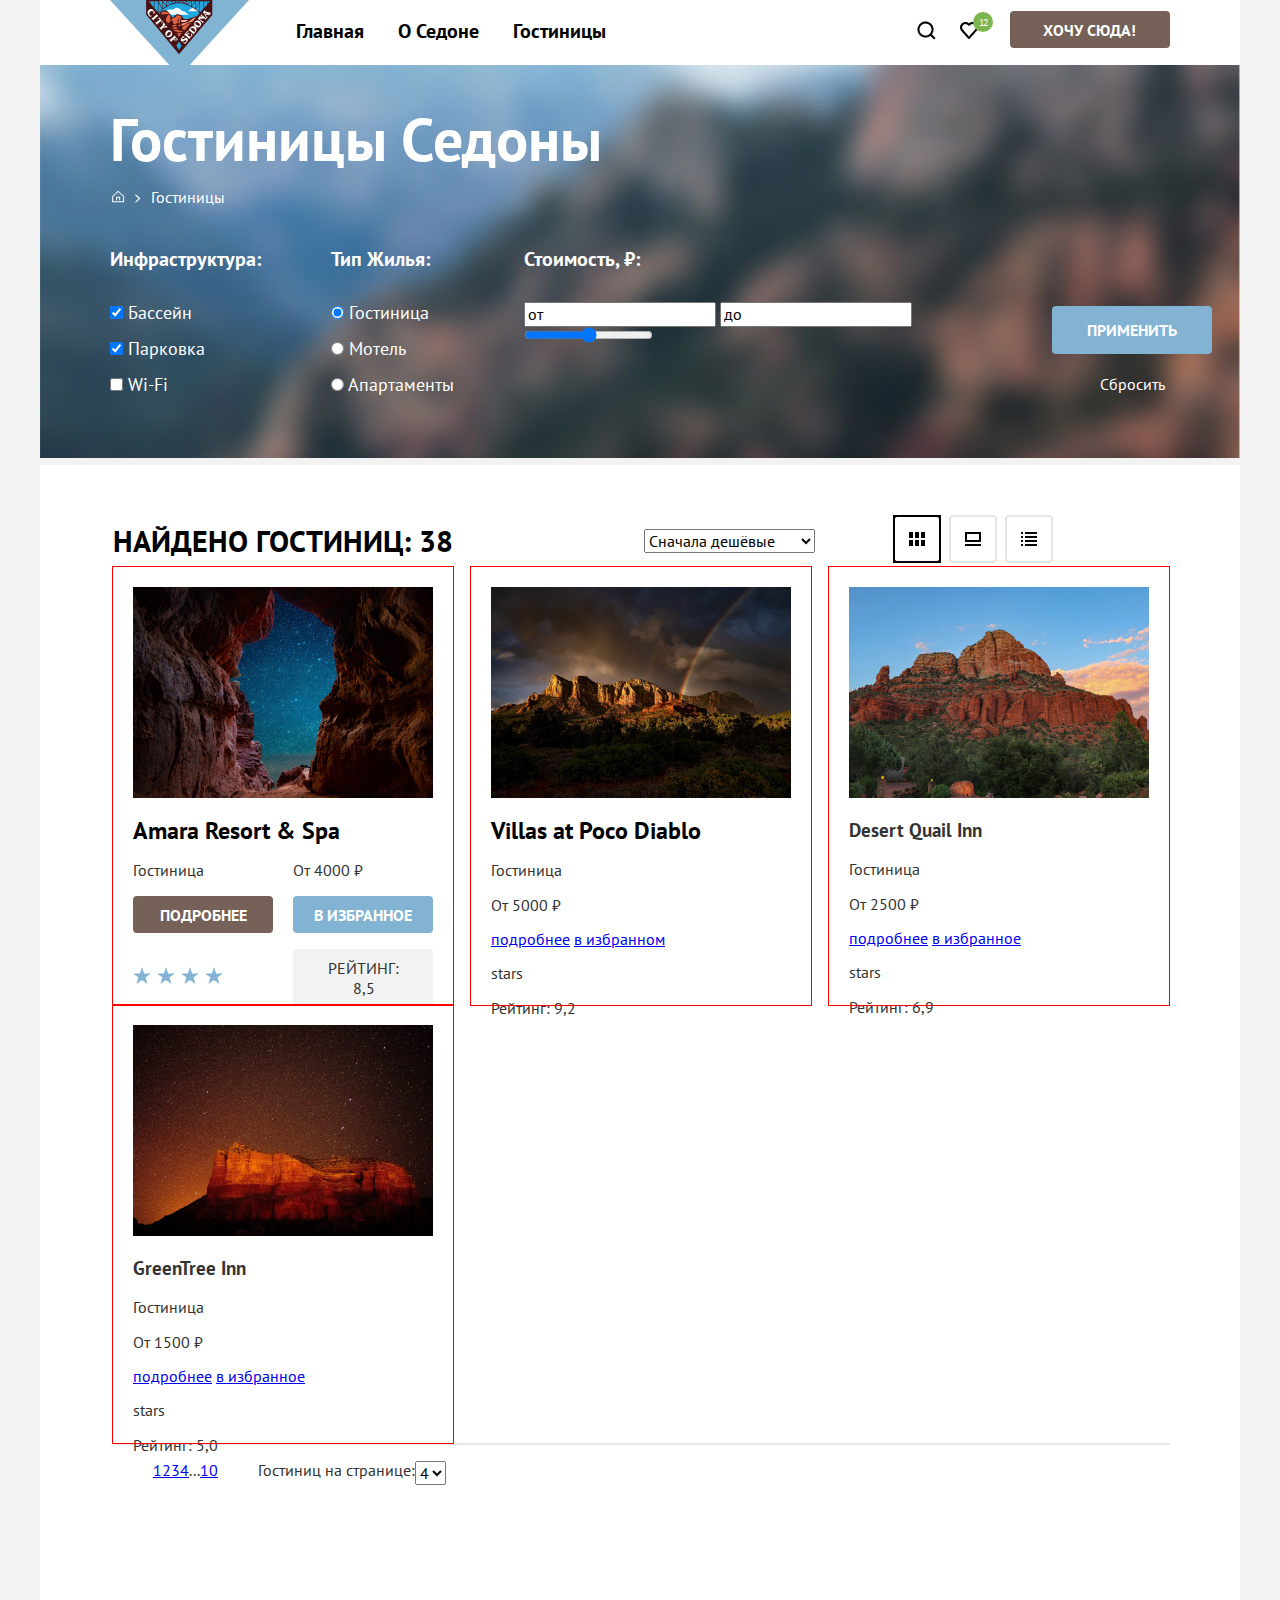
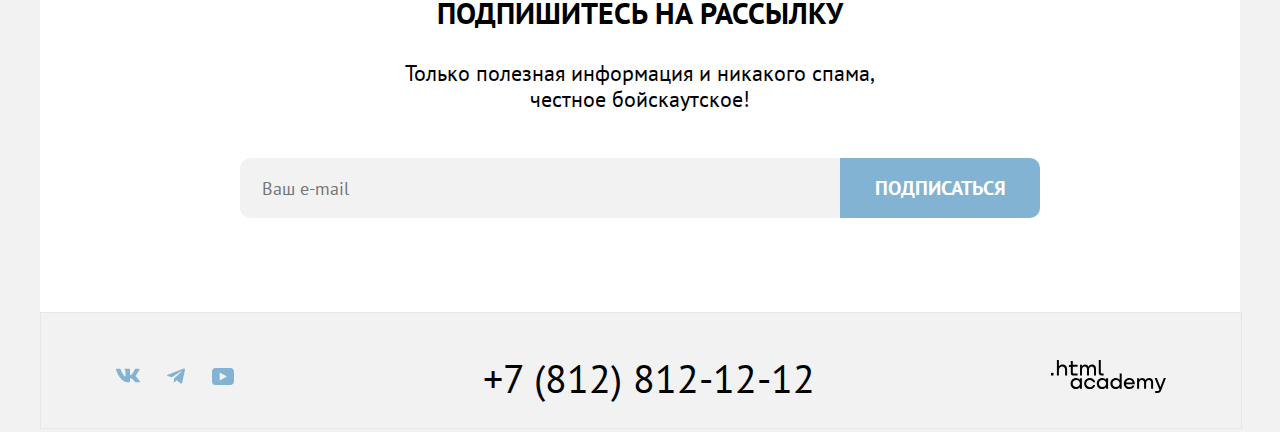
<file: 3/catalog.html>
<!DOCTYPE html>
<html lang="ru">

<head>
  <meta name="viewport" content="width=device-width, initial-scale=1" />
  <meta charset="utf-8">
  <title>HTML Academy: Седона</title>
  <link rel="stylesheet" href="./styles/normalize.css">
  <link rel="stylesheet" href="./styles/index.css">
  <base href="https://htmlacademy-htmlcss.github.io/2087639-sedona-34/3/">
</head>

<body class="page">
  <header class="header header__catalog">
    <a href="./index.html" class="header__index"><img src="./images/logo.svg" class="header__logo"
        alt="Логотип сайта"></a>
    <nav class="header__navigation">
      <ul class="header__links">
        <li class="header__link current-link"><a href="./index.html">Главная</a></li>
        <li class="header__link"><a href="#">О Седоне</a></li>
        <li class="header__link"><a href="./catalog.html">Гостиницы</a></li>
      </ul>
    </nav>
    <ul class="header__icons">
      <li>
        <a href="#">
          <img src="./images/search.png" alt="Кнопка поиска">
          <span class="visually-hidden">кнопка поиска</span>
        </a>
      </li>
      <li class="header__like-button">
        <a href="#">
          <span class="visually-hidden">кнопка нравится</span>
          <img src="./images/heart.png" alt="кнопка лайка">
        </a>
        <div class="likes-counter">12</div>
      </li>
    </ul>
    <button class="header__button">Хочу сюда!</button>
  </header>
  <main class="catalog">
    <section class="filter">

      <header class="filter__header">
        <h1 class="filter__title">Гостиницы Седоны</h1>
        <ul class="breadcrubs">
          <li class="breadcrubs__item"><a href="./index.html"><img src="./images/home-breadcrubs.svg"
                class="breadcrubs__pic"></a></li>
          <li class="breadcrubs__item"><img src="./images/arrow.svg"></li>
          <li class="breadcrubs__item">Гостиницы</li>
        </ul>
      </header>

      <form class="filter__form" action="https://echo.htmlacademy.ru/" method="get">
        <fieldset class="filter__group">
          <legend class="filter__legend">
            Инфраструктура:
          </legend>
          <ul class="filter__list">
            <li class="filter__item">
              <label class="control">
                <input class="control__input" type="checkbox" name="swimming-pool" checked>
                Бассейн
              </label>
            </li>
            <li class="filter__item">
              <label class="control">
                <input class="control__input" type="checkbox" name="parking" checked>
                Парковка
              </label>
            </li>
            <li class="filter__item">
              <label class="control">
                <input class="control__input" type="checkbox" name="wi-fi">
                Wi-Fi
              </label>
            </li>
          </ul>
        </fieldset>

        <fieldset class="filter__group">
          <legend class="filter__legend">
            Тип жилья:
          </legend>
          <ul class="filter__list">
            <li class="filter__item">
              <label class="control">
                <input class="control__input" type="radio" name="type-of-place" value="hotel" checked>
                Гостиница
              </label>
            </li>
            <li class="filter__item">
              <label class="control">
                <input class="control__input" type="radio" name="type-of-place" value="motel">
                Мотель
              </label>
            </li>
            <li class="filter__item">
              <label class="control">
                <input class="control__input" type="radio" name="type-of-place" value="apartments">
                Апартаменты
              </label>
            </li>
          </ul>
        </fieldset>
        <fieldset class="filter__group">
          <legend class="filter__legend">
            Стоимость, ₽:
          </legend>
          <ul class="filter__price">
            <li>
              <label class="control">
                <input type="text" class="control__input" name="min-cost" value="от">
              </label>
              <label class="control">
                <input type="text" class="control__input" name="max-cost" value="до">
              </label>
            </li>
            <li>
              <label class="control">
                <input type="range" name="price-counter" min="0" max="9000" step="1">
              </label>
            </li>
          </ul>
        </fieldset>
        <ul class="filter__buttons">
          <li class="filter__submit">
            <button class="button__apply" type="submit">Применить</button>
          </li>
          <li class="filter__reset">
            <button type="reset" class="button__reset" type="submit">Сбросить</button>
          </li>
        </ul>
      </form>

    </section>
    <section class="availability">
      <h2 class="visually-hidden">Каталог</h2>
      <div class="availability__sort">
        <p class="availability__text">Найдено гостиниц: 38</p>
        <form class="availability__form">
          <select class="availability__select" aria-label="Сортировка">
            <option value="popular">Сначала дешёвые</option>
            <option value="cheap">Сначала популярные</option>
            <option value="expensive">Сначала дорогие</option>
          </select>
        </form>
        <ul class="availability__view">
          <li class="availability__item">
            <a href="#">
              <img src="./images/view-table.svg" class="page-catalog__table" alt="показать таблицей">
              <p class="visually-hidden">Таблица</p>
            </a>
          </li>
          <li class="availability__item">
            <a href="#">
              <img src="./images/view-slideshow.png" class="page-catalog__slideshow" alt="показать слайдшоу">
              <p class="visually-hidden">Слайдшоу</p>
            </a>
          </li>
          <li class="availability__item">
            <a href="#">
              <img src="./images/view-list.png" class="page-catalog__list" alt="показать списком">
              <p class="visually-hidden">Список</p>
            </a>
          </li>
        </ul>
      </div>

      <ul class="availability__results">
        <li class="availability__card">
          <img src="./images/amara-resort-spa.jpg" alt="Amara resort spa" class="availability__pic">
          <h3 class="availability__title">Amara Resort & Spa</h3>
          <div class="availability__price">
            <p class="availability__paragraph">Гостиница</p>
            <p class="availability__paragraph">От 4000 ₽</p>
          </div>
          <div class="availability__buttons">
            <a class="availability__button availability__button_more" href="#">подробнее</a>
            <a class="availability__button availability__button_favourites" href="#">в избранное</a>
          </div>
          <div class="availability__rating">
            <ul class="availability__stars">
              <li class="availability__star"><img src="./images/star.svg" alt="рейтинговая звезда"></li>
              <li class="availability__star"><img src="./images/star.svg" alt="рейтинговая звезда"></li>
              <li class="availability__star"><img src="./images/star.svg" alt="рейтинговая звезда"></li>
              <li class="availability__star"><img src="./images/star.svg" alt="рейтинговая звезда"></li>
            </ul>
            <p class="availability__voting">Рейтинг: 8,5</p>
          </div>
        </li>

        <li class="availability__card">
          <img src="./images/villas-at-poco-diablo.jpg" alt="villas at poco diablo">
          <h3 class="availability__title">Villas at Poco Diablo</h3>
          <div class="list__text">
            <p>Гостиница</p>
            <p>От 5000 ₽</p>
          </div>
          <div class="list__button">
            <a href="#">подробнее</a>
            <a href="#">в избранном</a>
          </div>
          <div class="list__rating">
            <p>stars</p>
            <p>Рейтинг: 9,2</p>
          </div>
        </li>
        <li class="availability__card">
          <img src="./images/desert-quail-inn.jpg" alt="Desert Quail Inn">
          <h3>Desert Quail Inn</h3>
          <div class="list__text">
            <p>Гостиница</p>
            <p>От 2500 ₽</p>
          </div>
          <div class="list__button">
            <a href="#">подробнее</a>
            <a href="#">в избранное</a>
          </div>
          <div class="list__rating">
            <p>stars</p>
            <p>Рейтинг: 6,9</p>
          </div>
        </li>
        <li class="availability__card">
          <img src="./images/greentree-inn.jpg" alt="Green Tree Inn" class="availability__pic">
          <h3>GreenTree Inn</h3>
          <div class="list__text">
            <p>Гостиница</p>
            <p>От 1500 ₽</p>
          </div>
          <div class="list__button">
            <a href="#">подробнее</a>
            <a href="#">в избранное</a>
          </div>
          <div class="list__rating">
            <p>stars</p>
            <p>Рейтинг: 5,0</p>
          </div>
        </li>
      </ul>

      <div class="diviver"></div>
      <div class="pagination">
        <ul class="pagination__list">
          <li><a href="#">1</a></li>
          <li><a href="#">2</a></li>
          <li><a href="#">3</a></li>
          <li><a href="#">4</a></li>
          <li>...</li>
          <li><a href="#">10</a></li>
        </ul>
        <ul class="pagination__count">
          <li>Гостиниц на странице:</li>
          <li>
            <form>
              <select name="items-on-page">
                <option value="4">4</option>
              </select>
            </form>
          </li>
        </ul>
      </div>
    </section>
    <section class="subscribe subscribe__catalog">
      <h5 class="subscribe__title subscribe__title_theme">Подпишитесь на рассылку</h5>
      <p class="subcribe__text subcribe__text_theme">Только полезная информация и никакого спама, честное бойскаутское!
      </p>
      <form class="subcribe__form" action="https://echo.htmlacademy.ru/" method="post">
        <input class="subcribe__field" placeholder="Ваш e-mail" type="email" name="newsletter-email" required>
        <button class="subcribe__button" type="submit">
          <span>Подписаться</span>
        </button>
      </form>
    </section>
    <footer class="footer">
      <div class="footer__line">
        <div class="footer__contacts">
          <h4 class="visually-hidden">Контакты</h4>
          <ul class="social-icons">
            <li class="social-icons__item"><a href="https://vk.com/htmlacademy"><img src="./images/social-vk.svg"
                  alt="vkontakte"></a></li>
            <li class="social-icons__item"><a href="https://t.me/htmlacademy"><img src="./images/social-telegram.svg"
                  alt="telegram"></a></li>
            <li class="social-icons__item"><a href="https://www.youtube.com/user/htmlacademyru"><img
                  src="./images/social-youtube.svg" alt="youtube"></a></li>
          </ul>
          <address><a href="tel:88128121212" class="footer__tel">+7 (812) 812-12-12</a></address>
          <a href="https://htmlacademy.ru/"><img src="./images/HTML-Academy.svg" alt="Логотип академии"></a>
        </div>
      </div>
    </footer>
  </main>
</body>

</html>
</file>
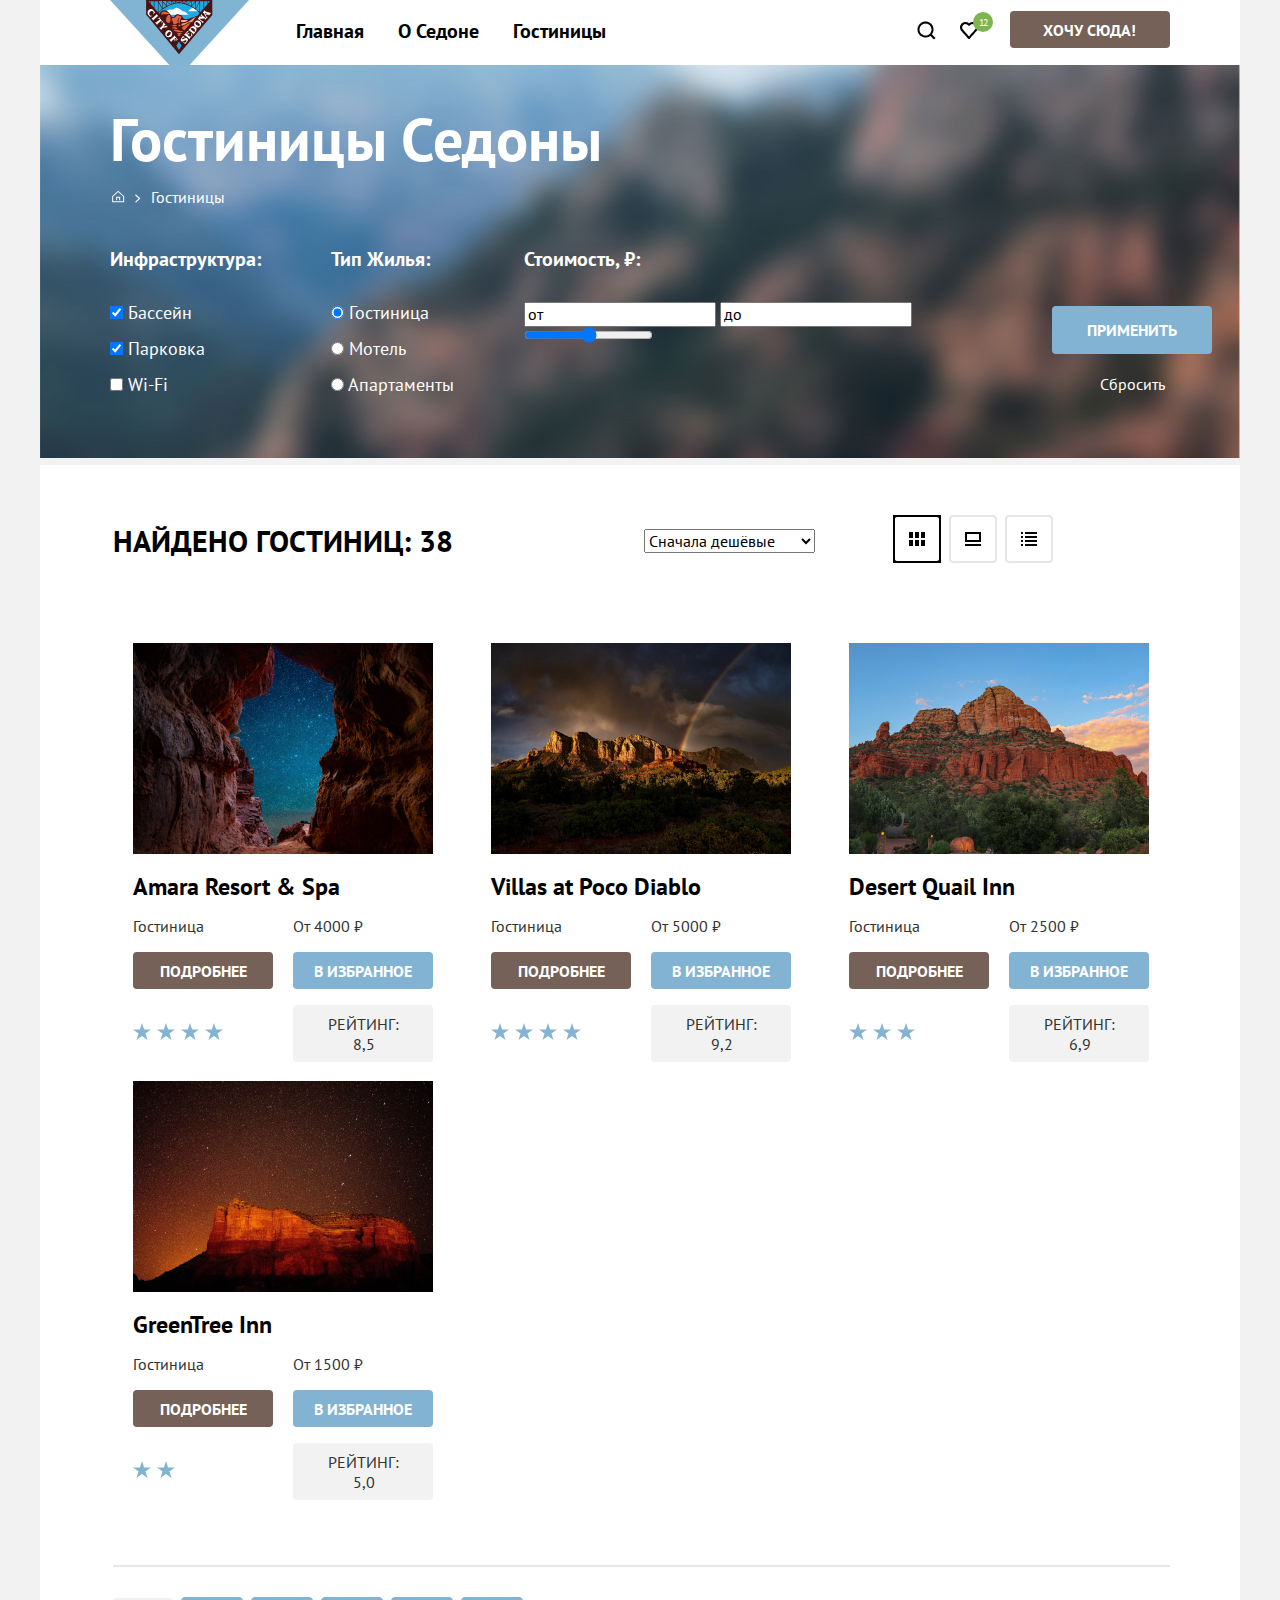
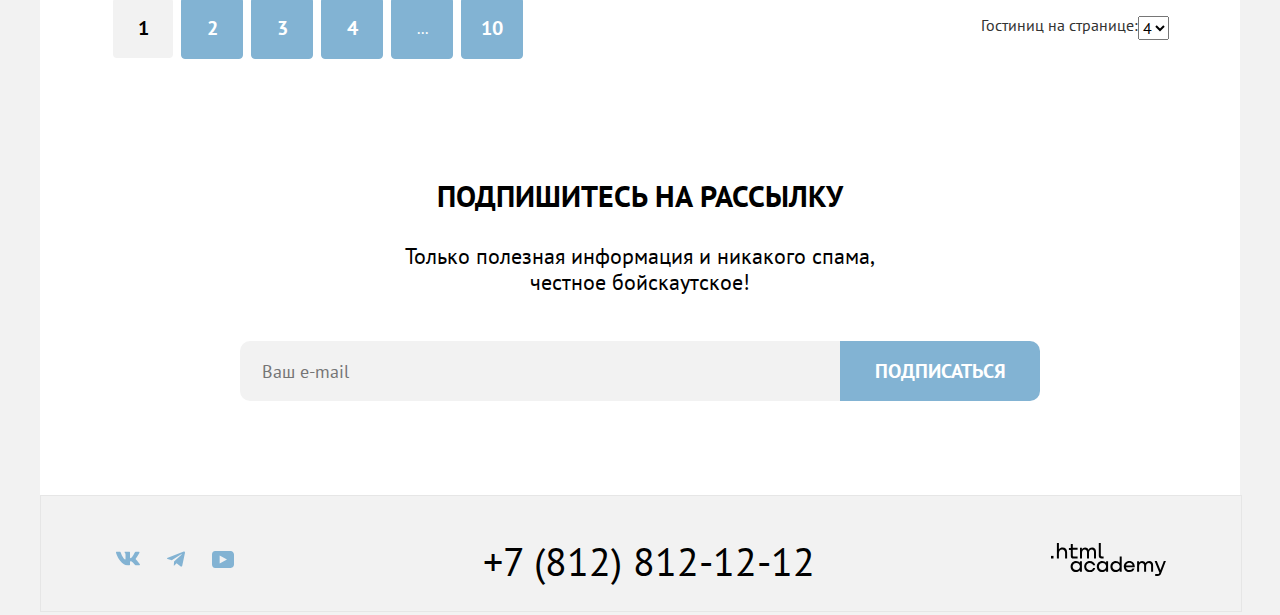
<file: 4/catalog.html>
<!DOCTYPE html>
<html lang="ru">

<head>
  <meta name="viewport" content="width=device-width, initial-scale=1" />
  <meta charset="utf-8">
  <title>HTML Academy: Седона</title>
  <link rel="stylesheet" href="./styles/normalize.css">
  <link rel="stylesheet" href="./styles/style.css">
  <base href="https://htmlacademy-htmlcss.github.io/2087639-sedona-34/4/">
</head>

<body class="page">
  <header class="header header__catalog">
    <a href="./index.html" class="header__index"><img src="./images/logo.svg" class="header__logo"
        alt="Логотип сайта"></a>
    <nav class="header__navigation">
      <ul class="header__links">
        <li class="header__link current-link"><a href="./index.html">Главная</a></li>
        <li class="header__link"><a href="#">О Седоне</a></li>
        <li class="header__link"><a href="./catalog.html">Гостиницы</a></li>
      </ul>
    </nav>
    <ul class="header__icons">
      <li>
        <a href="#">
          <img src="./images/search.png" alt="Кнопка поиска">
          <span class="visually-hidden">кнопка поиска</span>
        </a>
      </li>
      <li class="header__like-button">
        <a href="#">
          <span class="visually-hidden">кнопка нравится</span>
          <img src="./images/heart.png" alt="кнопка лайка">
        </a>
        <div class="likes-counter">12</div>
      </li>
    </ul>
    <button class="header__button">Хочу сюда!</button>
  </header>
  <main class="catalog">
    <section class="filter">

      <header class="filter__header">
        <h1 class="filter__title">Гостиницы Седоны</h1>
        <ul class="breadcrubs">
          <li class="breadcrubs__item"><a href="./index.html"><img src="./images/home-breadcrubs.svg"
                class="breadcrubs__pic"></a></li>
          <li class="breadcrubs__item"><img src="./images/arrow.svg"></li>
          <li class="breadcrubs__item">Гостиницы</li>
        </ul>
      </header>

      <form class="filter__form" action="https://echo.htmlacademy.ru/" method="get">
        <fieldset class="filter__group">
          <legend class="filter__legend">
            Инфраструктура:
          </legend>
          <ul class="filter__list">
            <li class="filter__item">
              <label class="control">
                <input class="control__input" type="checkbox" name="swimming-pool" checked>
                Бассейн
              </label>
            </li>
            <li class="filter__item">
              <label class="control">
                <input class="control__input" type="checkbox" name="parking" checked>
                Парковка
              </label>
            </li>
            <li class="filter__item">
              <label class="control">
                <input class="control__input" type="checkbox" name="wi-fi">
                Wi-Fi
              </label>
            </li>
          </ul>
        </fieldset>

        <fieldset class="filter__group">
          <legend class="filter__legend">
            Тип жилья:
          </legend>
          <ul class="filter__list">
            <li class="filter__item">
              <label class="control">
                <input class="control__input" type="radio" name="type-of-place" value="hotel" checked>
                Гостиница
              </label>
            </li>
            <li class="filter__item">
              <label class="control">
                <input class="control__input" type="radio" name="type-of-place" value="motel">
                Мотель
              </label>
            </li>
            <li class="filter__item">
              <label class="control">
                <input class="control__input" type="radio" name="type-of-place" value="apartments">
                Апартаменты
              </label>
            </li>
          </ul>
        </fieldset>
        <fieldset class="filter__group">
          <legend class="filter__legend">
            Стоимость, ₽:
          </legend>
          <ul class="filter__price">
            <li>
              <label class="control">
                <input type="text" class="control__input" name="min-cost" value="от">
              </label>
              <label class="control">
                <input type="text" class="control__input" name="max-cost" value="до">
              </label>
            </li>
            <li>
              <label class="control">
                <input type="range" name="price-counter" min="0" max="9000" step="1">
              </label>
            </li>
          </ul>
        </fieldset>
        <ul class="filter__buttons">
          <li class="filter__submit">
            <button class="button__apply" type="submit">Применить</button>
          </li>
          <li class="filter__reset">
            <button type="reset" class="button__reset" type="submit">Сбросить</button>
          </li>
        </ul>
      </form>

    </section>
    <section class="availability">
      <h2 class="visually-hidden">Каталог</h2>
      <div class="availability__sort">
        <p class="availability__text">Найдено гостиниц: 38</p>
        <form class="availability__form">
          <select class="availability__select" aria-label="Сортировка">
            <option value="popular">Сначала дешёвые</option>
            <option value="cheap">Сначала популярные</option>
            <option value="expensive">Сначала дорогие</option>
          </select>
        </form>
        <ul class="availability__view">
          <li class="availability__item">
            <a href="#">
              <img src="./images/view-table.svg" class="page-catalog__table" alt="показать таблицей">
              <p class="visually-hidden">Таблица</p>
            </a>
          </li>
          <li class="availability__item">
            <a href="#">
              <img src="./images/view-slideshow.png" class="page-catalog__slideshow" alt="показать слайдшоу">
              <p class="visually-hidden">Слайдшоу</p>
            </a>
          </li>
          <li class="availability__item">
            <a href="#">
              <img src="./images/view-list.png" class="page-catalog__list" alt="показать списком">
              <p class="visually-hidden">Список</p>
            </a>
          </li>
        </ul>
      </div>

      <ul class="availability__results">
        <li class="availability__card">
          <img src="./images/amara-resort-spa.jpg" alt="Amara resort spa" class="availability__pic">
          <h3 class="availability__title">Amara Resort & Spa</h3>
          <div class="availability__price">
            <p class="availability__paragraph">Гостиница</p>
            <p class="availability__paragraph">От 4000 ₽</p>
          </div>
          <div class="availability__buttons">
            <a class="availability__button availability__button_more" href="#">подробнее</a>
            <a class="availability__button availability__button_favourites" href="#">в избранное</a>
          </div>
          <div class="availability__rating">
            <ul class="availability__stars">
              <li class="availability__star"><img src="./images/star.svg" alt="рейтинговая звезда"></li>
              <li class="availability__star"><img src="./images/star.svg" alt="рейтинговая звезда"></li>
              <li class="availability__star"><img src="./images/star.svg" alt="рейтинговая звезда"></li>
              <li class="availability__star"><img src="./images/star.svg" alt="рейтинговая звезда"></li>
            </ul>
            <p class="availability__voting">Рейтинг: 8,5</p>
          </div>
        </li>

        <li class="availability__card">
          <img src="./images/villas-at-poco-diablo.jpg" alt="Villas at Poco Diablo" class="availability__pic">
          <h3 class="availability__title">Villas at Poco Diablo</h3>
          <div class="availability__price">
            <p class="availability__paragraph">Гостиница</p>
            <p class="availability__paragraph">От 5000 ₽</p>
          </div>
          <div class="availability__buttons">
            <a class="availability__button availability__button_more" href="#">подробнее</a>
            <a class="availability__button availability__button_favourites" href="#">в избранное</a>
          </div>
          <div class="availability__rating">
            <ul class="availability__stars">
              <li class="availability__star"><img src="./images/star.svg" alt="рейтинговая звезда"></li>
              <li class="availability__star"><img src="./images/star.svg" alt="рейтинговая звезда"></li>
              <li class="availability__star"><img src="./images/star.svg" alt="рейтинговая звезда"></li>
              <li class="availability__star"><img src="./images/star.svg" alt="рейтинговая звезда"></li>
            </ul>
            <p class="availability__voting">Рейтинг: 9,2</p>
          </div>
        </li>

        <li class="availability__card">
          <img src="./images/desert-quail-inn.jpg" alt="Desert Quail Inn" class="availability__pic">
          <h3 class="availability__title">Desert Quail Inn</h3>
          <div class="availability__price">
            <p class="availability__paragraph">Гостиница</p>
            <p class="availability__paragraph">От 2500 ₽</p>
          </div>
          <div class="availability__buttons">
            <a class="availability__button availability__button_more" href="#">подробнее</a>
            <a class="availability__button availability__button_favourites" href="#">в избранное</a>
          </div>
          <div class="availability__rating">
            <ul class="availability__stars">
              <li class="availability__star"><img src="./images/star.svg" alt="рейтинговая звезда"></li>
              <li class="availability__star"><img src="./images/star.svg" alt="рейтинговая звезда"></li>
              <li class="availability__star"><img src="./images/star.svg" alt="рейтинговая звезда"></li>
            </ul>
            <p class="availability__voting">Рейтинг: 6,9</p>
          </div>
        </li>

        <li class="availability__card">
          <img src="./images/greentree-inn.jpg" alt="GreenTree Inn" class="availability__pic">
          <h3 class="availability__title">GreenTree Inn</h3>
          <div class="availability__price">
            <p class="availability__paragraph">Гостиница</p>
            <p class="availability__paragraph">От 1500 ₽</p>
          </div>
          <div class="availability__buttons">
            <a class="availability__button availability__button_more" href="#">подробнее</a>
            <a class="availability__button availability__button_favourites" href="#">в избранное</a>
          </div>
          <div class="availability__rating">
            <ul class="availability__stars">
              <li class="availability__star"><img src="./images/star.svg" alt="рейтинговая звезда"></li>
              <li class="availability__star"><img src="./images/star.svg" alt="рейтинговая звезда"></li>
            </ul>
            <p class="availability__voting">Рейтинг: 5,0</p>
          </div>
        </li>
      </ul>

      <div class="diviver"></div>
      <div class="pagination">
        <ul class="pagination__list">
          <li class="pagination__item pagination__item_active"><a href="#" class="pagination__link pagination__link_active">1</a></li>
          <li class="pagination__item"><a href="#" class="pagination__link">2</a></li>
          <li class="pagination__item"><a href="#" class="pagination__link">3</a></li>
          <li class="pagination__item"><a href="#" class="pagination__link">4</a></li>
          <li class="pagination__item">...</li>
          <li class="pagination__item"><a href="#" class="pagination__link">10</a></li>
        </ul>
        <ul class="pagination__count">
          <li>Гостиниц на странице:</li>
          <li>
            <form>
              <select name="items-on-page">
                <option value="4">4</option>
              </select>
            </form>
          </li>
        </ul>
      </div>
    </section>
    <section class="subscribe subscribe__catalog">
      <h5 class="subscribe__title subscribe__title_theme">Подпишитесь на рассылку</h5>
      <p class="subcribe__text subcribe__text_theme">Только полезная информация и никакого спама, честное бойскаутское!
      </p>
      <form class="subcribe__form" action="https://echo.htmlacademy.ru/" method="post">
        <input class="subcribe__field" placeholder="Ваш e-mail" type="email" name="newsletter-email" required>
        <button class="subcribe__button" type="submit">
          <span>Подписаться</span>
        </button>
      </form>
    </section>
    <footer class="footer">
      <div class="footer__line">
        <div class="footer__contacts">
          <h4 class="visually-hidden">Контакты</h4>
          <ul class="social-icons">
            <li class="social-icons__item"><a href="https://vk.com/htmlacademy"><img src="./images/social-vk.svg"
                  alt="vkontakte"></a></li>
            <li class="social-icons__item"><a href="https://t.me/htmlacademy"><img src="./images/social-telegram.svg"
                  alt="telegram"></a></li>
            <li class="social-icons__item"><a href="https://www.youtube.com/user/htmlacademyru"><img
                  src="./images/social-youtube.svg" alt="youtube"></a></li>
          </ul>
          <address><a href="tel:88128121212" class="footer__tel">+7 (812) 812-12-12</a></address>
          <a href="https://htmlacademy.ru/"><img src="./images/HTML-Academy.svg" alt="Логотип академии"></a>
        </div>
      </div>
    </footer>
  </main>
</body>

</html>
</file>
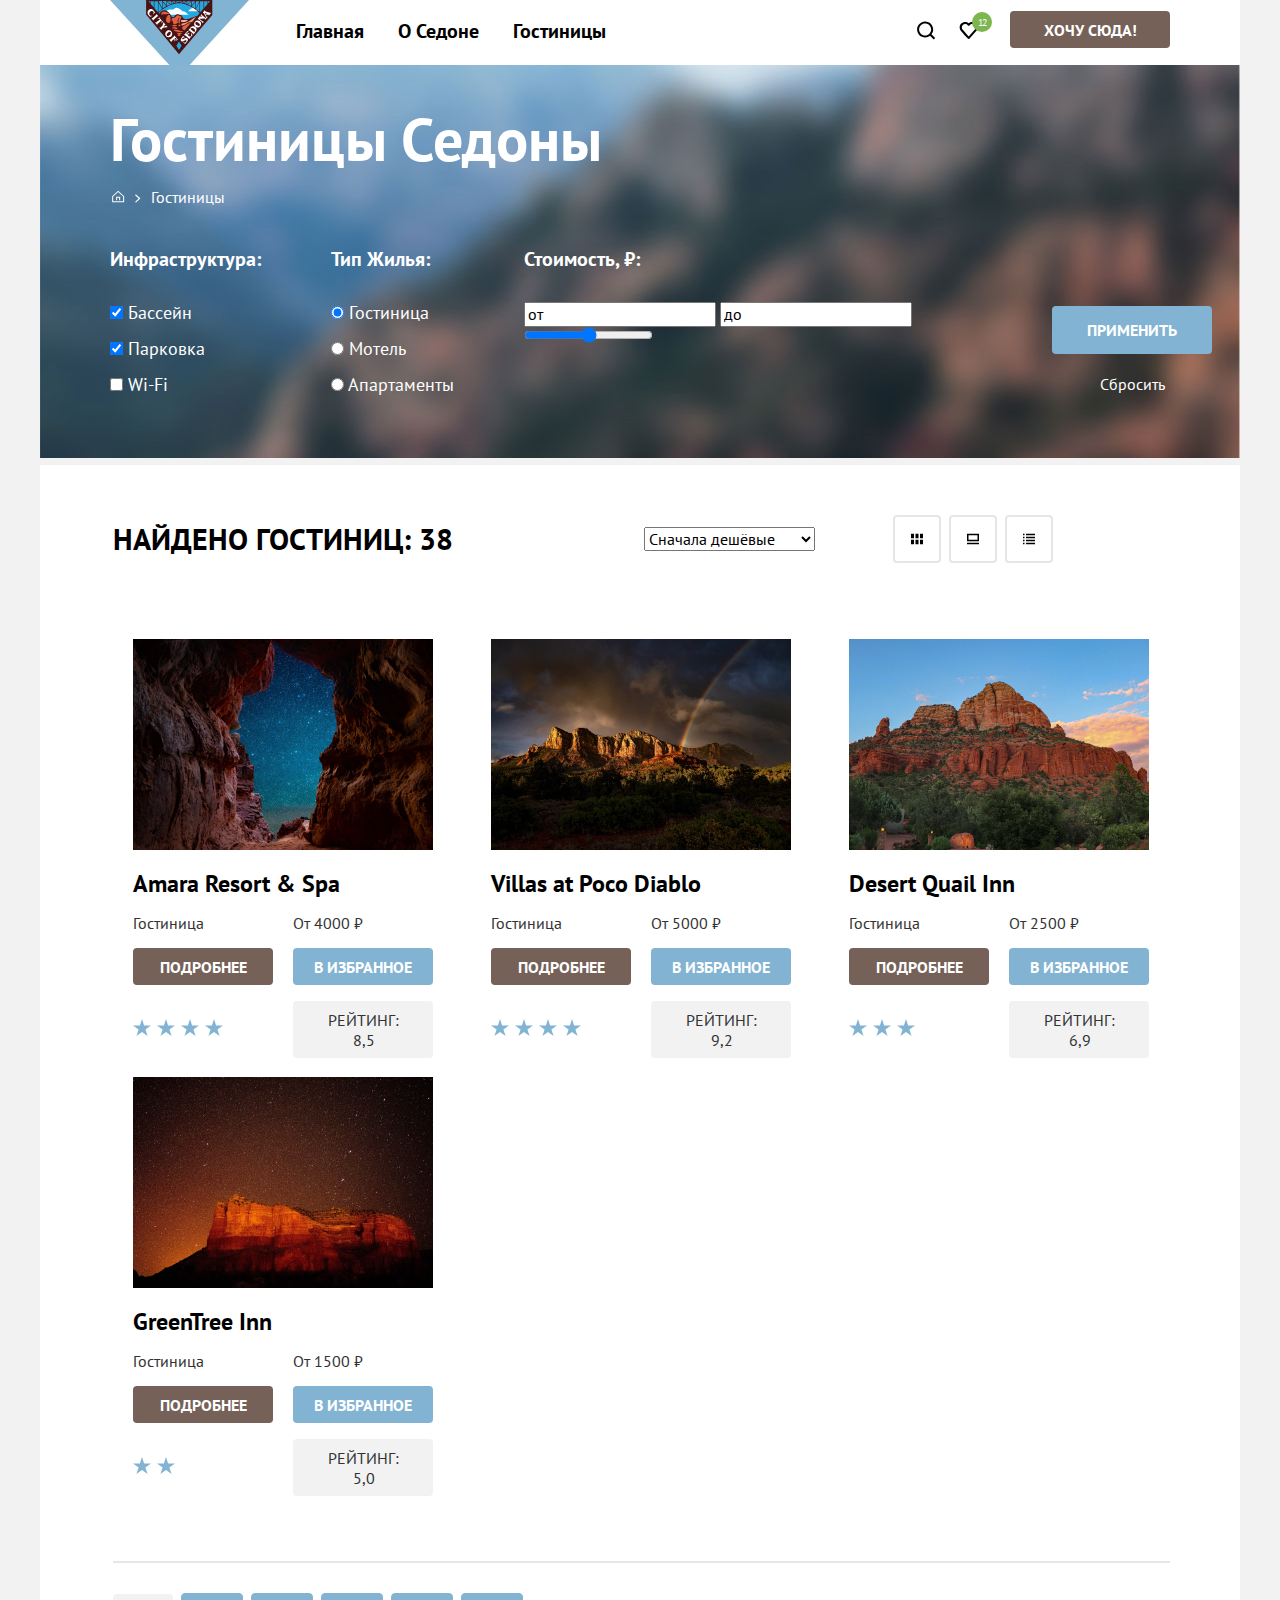
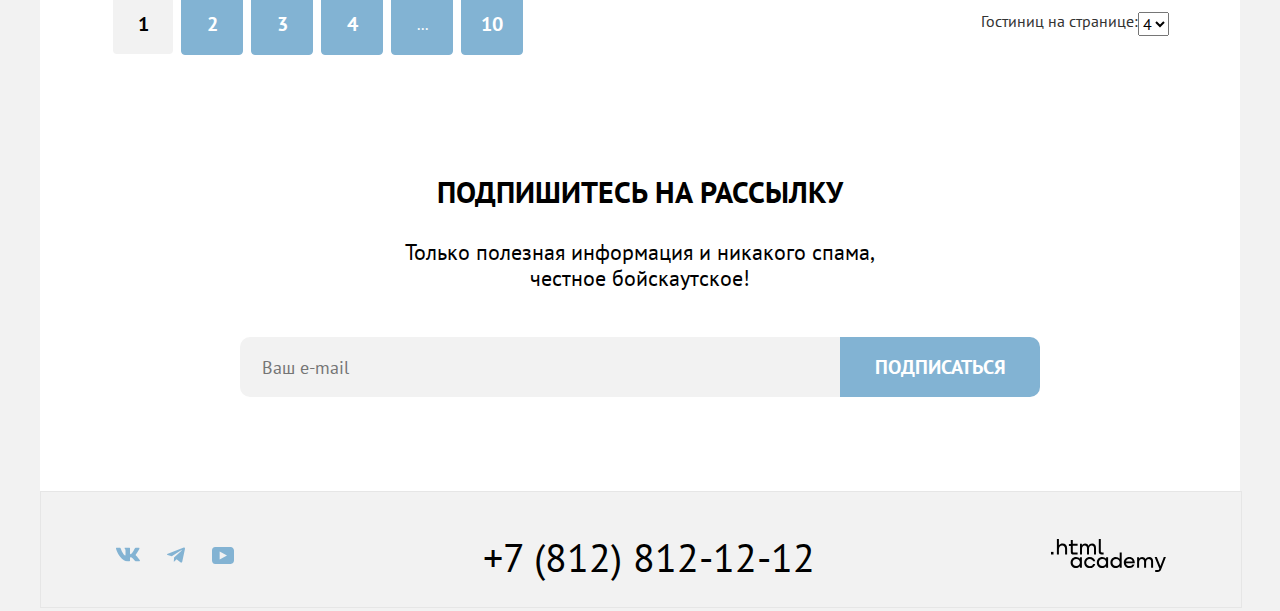
<file: 5/catalog.html>
<!DOCTYPE html>
<html lang="ru">

<head>
  <meta name="viewport" content="width=device-width, initial-scale=1" />
  <meta charset="utf-8">
  <title>HTML Academy: Седона</title>
  <link rel="stylesheet" href="./styles/normalize.css">
  <link rel="stylesheet" href="./styles/style.css">
  <base href="https://htmlacademy-htmlcss.github.io/2087639-sedona-34/5/">
</head>

<body class="page">
  <header class="header header__catalog">
    <a href="./index.html" class="header__index"><img src="./images/logo.svg" class="header__logo"
        alt="Логотип сайта"></a>
    <nav class="header__navigation">
      <ul class="header__links">
        <li class="header__link"><a href="#">Главная</a></li>
        <li class="header__link"><a href="#">О Седоне</a></li>
        <li class="header__link"><a href="./catalog.html">Гостиницы</a></li>
      </ul>
    </nav>
    <ul class="header__icons">
      <li class=""><a href="#">
          <svg xmlns="http://www.w3.org/2000/svg" width="19" height="19" viewBox="0 0 19 19" fill="none"
            aria-label="кпопка поиска по сайту»">
            <path
              d="M18.1585 17.05L14.448 13.35C15.4508 12.05 16.1528 10.35 16.1528 8.44995C16.1528 4.04995 12.5426 0.449951 8.13013 0.449951C3.71764 0.449951 0.107422 4.14995 0.107422 8.54995C0.107422 12.95 3.71764 16.55 8.13013 16.55C9.93524 16.55 11.6401 15.95 13.044 14.85L16.7545 18.55L18.1585 17.05ZM8.13013 14.55C4.82076 14.55 2.1131 11.85 2.1131 8.54995C2.1131 5.24995 4.82076 2.54995 8.13013 2.54995C11.4395 2.54995 14.1472 5.24995 14.1472 8.54995C14.1472 11.85 11.4395 14.55 8.13013 14.55Z"
              fill="black" />
          </svg>
          <span class="visually-hidden">Кнопка поиска</span>
        </a></li>
      <li class="header__like-button"><a href="#">
          <span class="visually-hidden">Кнопка нравится</span>
          <svg aria-label="кнопка лайка в виде сердечка" xmlns="http://www.w3.org/2000/svg" width="19" height="17"
            viewBox="0 0 19 17" fill="none">
            <path
              d="M9.57663 17C9.27578 17 8.97493 16.9 8.77436 16.6C3.35903 10.5 2.05534 9.1 1.75449 8.7C1.0525 7.8 0.651367 6.6 0.651367 5.4C0.651367 2.4 3.05818 0 6.16698 0C7.47067 0 8.67407 0.5 9.67691 1.3C10.6797 0.5 11.9834 0 13.1868 0C16.1954 0 18.7025 2.4 18.7025 5.4C18.7025 6.7 18.201 7.9 17.3988 8.8L10.3789 16.7C10.1783 16.9 9.97776 17 9.57663 17ZM3.5596 7.5C3.86045 7.9 7.06953 11.5 9.67691 14.4L15.8945 7.4C16.3959 6.9 16.5965 6.2 16.5965 5.4C16.5965 3.6 15.0922 2.1 13.2871 2.1C12.2843 2.1 11.2815 2.6 10.5795 3.4C10.2786 3.7 9.97776 3.8 9.67691 3.8C9.37606 3.8 9.07521 3.6 8.87464 3.4C8.17265 2.6 7.16982 2.1 6.16698 2.1C4.36187 2.1 2.85761 3.6 2.85761 5.4C2.75733 6.3 3.15846 7 3.5596 7.5C3.45931 7.5 3.45931 7.5 3.5596 7.5Z"
              fill="black" />
          </svg></a>
        <div class="likes-counter">12</div>
      </li>
    </ul>
    <button class="header__button">Хочу сюда!</button>
  </header>

  <main class="catalog">
    <section class="filter">
      <header class="filter__header">
        <h1 class="filter__title">Гостиницы Седоны</h1>
        <ul class="breadcrubs">
          <li class="breadcrubs__item">
            <a href="./index.html">
              <svg xmlns="http://www.w3.org/2000/svg" width="13" height="13" viewBox="0 0 13 13" fill="none"
                aria-label="домой, вернуться на главную страницу" class="breadcrubs__status">
                <path fill-rule="evenodd" clip-rule="evenodd"
                  d="M0.162109 6.1499L6.16211 0.649902L12.1621 6.1499V12.3499H0.162109V6.1499ZM1.16211 6.5499V11.3499H11.1621V6.5499L6.16211 2.0499L1.16211 6.5499ZM5.16211 10.3499H4.16211V6.84985H8.16211V10.3499H7.16211V7.84985H5.16211V10.3499Z" />
              </svg>
            </a>
          </li>
          <li class="breadcrubs__item"><svg xmlns="http://www.w3.org/2000/svg" width="6" height="9" viewBox="0 0 6 9"
              fill="none">
              <path
                d="M5.05145 4.0749L1.25145 0.674902C1.05145 0.474902 0.651448 0.474902 0.351448 0.674902C0.0514485 0.874902 0.151448 1.2749 0.351448 1.4749L3.65145 4.4749L0.451448 7.4749C0.251448 7.6749 0.251448 8.0749 0.451448 8.2749C0.451448 8.3749 0.751448 8.4749 0.851448 8.4749C0.951449 8.4749 1.15145 8.3749 1.25145 8.2749L5.05145 4.8749C5.35145 4.6749 5.35145 4.2749 5.05145 4.0749Z"
                fill="white" />
            </svg></li>
          <li class="breadcrubs__item breadcrubs__item_status">Гостиницы</li>
        </ul>
      </header>

      <form class="filter__form" action="https://echo.htmlacademy.ru/" method="get">
        <fieldset class="filter__group">
          <legend class="filter__legend">
            Инфраструктура:
          </legend>
          <ul class="filter__list">
            <li class="filter__item">
              <label class="control">
                <input class="control__input" type="checkbox" name="swimming-pool" checked>
                Бассейн
              </label>
            </li>
            <li class="filter__item">
              <label class="control">
                <input class="control__input" type="checkbox" name="parking" checked>
                Парковка
              </label>
            </li>
            <li class="filter__item">
              <label class="control">
                <input class="control__input" type="checkbox" name="wi-fi">
                Wi-Fi
              </label>
            </li>
          </ul>
        </fieldset>

        <fieldset class="filter__group">
          <legend class="filter__legend">
            Тип жилья:
          </legend>
          <ul class="filter__list">
            <li class="filter__item">
              <label class="control">
                <input class="control__input" type="radio" name="type-of-place" value="hotel" checked>
                Гостиница
              </label>
            </li>
            <li class="filter__item">
              <label class="control">
                <input class="control__input" type="radio" name="type-of-place" value="motel">
                Мотель
              </label>
            </li>
            <li class="filter__item">
              <label class="control">
                <input class="control__input" type="radio" name="type-of-place" value="apartments">
                Апартаменты
              </label>
            </li>
          </ul>
        </fieldset>
        <fieldset class="filter__group">
          <legend class="filter__legend">
            Стоимость, ₽:
          </legend>
          <ul class="filter__price">
            <li>
              <label class="control">
                <input type="text" class="control__input" name="min-cost" value="от">
              </label>
              <label class="control">
                <input type="text" class="control__input" name="max-cost" value="до">
              </label>
            </li>
            <li>
              <label class="control">
                <input type="range" name="price-counter" min="0" max="9000" step="1">
              </label>
            </li>
          </ul>
        </fieldset>
        <ul class="filter__buttons">
          <li class="filter__submit">
            <button class="button__apply" type="submit">Применить</button>
          </li>
          <li class="filter__reset">
            <button type="reset" class="button__reset" type="submit">Сбросить</button>
          </li>
        </ul>
      </form>

    </section>
    <section class="availability">
      <h2 class="visually-hidden">Каталог</h2>
      <div class="availability__sort">
        <p class="availability__text">Найдено гостиниц: 38</p>
        <form class="availability__form">
          <select class="availability__select" aria-label="Сортировка">
            <option value="popular">Сначала дешёвые</option>
            <option value="cheap">Сначала популярные</option>
            <option value="expensive">Сначала дорогие</option>
          </select>
        </form>
        <ul class="availability__view">
          <li class="availability__item">
            <a href="#" class="availability__link">
              <svg xmlns="http://www.w3.org/2000/svg" width="16" height="14" viewBox="0 0 16 14" fill="none" aria-label="показать таблицей">
                <path d="M4 0H0V6H4V0Z" fill="black" />
                <path d="M16 0H12V6H16V0Z" fill="black" />
                <path d="M10 0H6V6H10V0Z" fill="black" />
                <path d="M4 8H0V14H4V8Z" fill="black" />
                <path d="M16 8H12V14H16V8Z" fill="black" />
                <path d="M10 8H6V14H10V8Z" fill="black" />
              </svg>
              <p class="visually-hidden">Таблица</p>
            </a>
          </li>
          <li class="availability__item">
            <a href="#" class="availability__link">
              <svg xmlns="http://www.w3.org/2000/svg" width="16" height="14" viewBox="0 0 16 14" fill="none" aria-label="показать слайдшоу">
                <path d="M16 12H0V14H16V12Z" fill="black" />
                <path d="M14 2V8H2V2H14ZM16 0H0V10H16V0Z" fill="black" />
              </svg>
              <p class="visually-hidden">Слайдшоу</p>
            </a>
          </li>
          <li class="availability__item">
            <a href="#" class="availability__link">
              <svg xmlns="http://www.w3.org/2000/svg" width="16" height="14" viewBox="0 0 16 14" fill="none" aria-label="показать списком">
                <path d="M2 0H0V2H2V0Z" fill="black" />
                <path d="M16 0H4V2H16V0Z" fill="black" />
                <path d="M2 4H0V6H2V4Z" fill="black" />
                <path d="M16 4H4V6H16V4Z" fill="black" />
                <path d="M2 8H0V10H2V8Z" fill="black" />
                <path d="M16 8H4V10H16V8Z" fill="black" />
                <path d="M2 12H0V14H2V12Z" fill="black" />
                <path d="M16 12H4V14H16V12Z" fill="black" />
              </svg>
              <p class="visually-hidden">Список</p>
            </a>
          </li>
        </ul>
      </div>

      <ul class="availability__results">
        <li class="availability__card">
          <img src="./images/amara-resort-spa.jpg" alt="Amara resort spa" class="availability__pic">
          <h3 class="availability__title">Amara Resort & Spa</h3>
          <div class="availability__price">
            <p class="availability__paragraph">Гостиница</p>
            <p class="availability__paragraph">От 4000 ₽</p>
          </div>
          <div class="availability__buttons">
            <a class="availability__button availability__button_more" href="#">подробнее</a>
            <a class="availability__button availability__button_favourites" href="#">в избранное</a>
          </div>
          <div class="availability__rating">
            <ul class="availability__stars">
              <li class="availability__star"><img src="./images/star.svg" alt="рейтинговая звезда"></li>
              <li class="availability__star"><img src="./images/star.svg" alt="рейтинговая звезда"></li>
              <li class="availability__star"><img src="./images/star.svg" alt="рейтинговая звезда"></li>
              <li class="availability__star"><img src="./images/star.svg" alt="рейтинговая звезда"></li>
            </ul>
            <p class="availability__voting">Рейтинг: 8,5</p>
          </div>
        </li>

        <li class="availability__card">
          <img src="./images/villas-at-poco-diablo.jpg" alt="Villas at Poco Diablo" class="availability__pic">
          <h3 class="availability__title">Villas at Poco Diablo</h3>
          <div class="availability__price">
            <p class="availability__paragraph">Гостиница</p>
            <p class="availability__paragraph">От 5000 ₽</p>
          </div>
          <div class="availability__buttons">
            <a class="availability__button availability__button_more" href="#">подробнее</a>
            <a class="availability__button availability__button_favourites" href="#">в избранное</a>
          </div>
          <div class="availability__rating">
            <ul class="availability__stars">
              <li class="availability__star"><img src="./images/star.svg" alt="рейтинговая звезда"></li>
              <li class="availability__star"><img src="./images/star.svg" alt="рейтинговая звезда"></li>
              <li class="availability__star"><img src="./images/star.svg" alt="рейтинговая звезда"></li>
              <li class="availability__star"><img src="./images/star.svg" alt="рейтинговая звезда"></li>
            </ul>
            <p class="availability__voting">Рейтинг: 9,2</p>
          </div>
        </li>

        <li class="availability__card">
          <img src="./images/desert-quail-inn.jpg" alt="Desert Quail Inn" class="availability__pic">
          <h3 class="availability__title">Desert Quail Inn</h3>
          <div class="availability__price">
            <p class="availability__paragraph">Гостиница</p>
            <p class="availability__paragraph">От 2500 ₽</p>
          </div>
          <div class="availability__buttons">
            <a class="availability__button availability__button_more" href="#">подробнее</a>
            <a class="availability__button availability__button_favourites" href="#">в избранное</a>
          </div>
          <div class="availability__rating">
            <ul class="availability__stars">
              <li class="availability__star"><img src="./images/star.svg" alt="рейтинговая звезда"></li>
              <li class="availability__star"><img src="./images/star.svg" alt="рейтинговая звезда"></li>
              <li class="availability__star"><img src="./images/star.svg" alt="рейтинговая звезда"></li>
            </ul>
            <p class="availability__voting">Рейтинг: 6,9</p>
          </div>
        </li>

        <li class="availability__card">
          <img src="./images/greentree-inn.jpg" alt="GreenTree Inn" class="availability__pic">
          <h3 class="availability__title">GreenTree Inn</h3>
          <div class="availability__price">
            <p class="availability__paragraph">Гостиница</p>
            <p class="availability__paragraph">От 1500 ₽</p>
          </div>
          <div class="availability__buttons">
            <a class="availability__button availability__button_more" href="#">подробнее</a>
            <a class="availability__button availability__button_favourites" href="#">в избранное</a>
          </div>
          <div class="availability__rating">
            <ul class="availability__stars">
              <li class="availability__star"><img src="./images/star.svg" alt="рейтинговая звезда"></li>
              <li class="availability__star"><img src="./images/star.svg" alt="рейтинговая звезда"></li>
            </ul>
            <p class="availability__voting">Рейтинг: 5,0</p>
          </div>
        </li>
      </ul>

      <div class="diviver"></div>
      <div class="pagination">
        <ul class="pagination__list">
          <li class="pagination__item pagination__item_active"><a href="#"
              class="pagination__link pagination__link_active">1</a></li>
          <li class="pagination__item"><a href="#" class="pagination__link">2</a></li>
          <li class="pagination__item"><a href="#" class="pagination__link">3</a></li>
          <li class="pagination__item"><a href="#" class="pagination__link">4</a></li>
          <li class="pagination__item">...</li>
          <li class="pagination__item"><a href="#" class="pagination__link">10</a></li>
        </ul>
        <ul class="pagination__count">
          <li>Гостиниц на странице:</li>
          <li>
            <form>
              <select name="items-on-page">
                <option value="4">4</option>
              </select>
            </form>
          </li>
        </ul>
      </div>
    </section>
    <section class="subscribe subscribe__catalog">
      <h5 class="subscribe__title subscribe__title_theme">Подпишитесь на рассылку</h5>
      <p class="subcribe__text subcribe__text_theme">Только полезная информация и никакого спама, честное бойскаутское!
      </p>
      <form class="subcribe__form" action="https://echo.htmlacademy.ru/" method="post">
        <input class="subcribe__field" placeholder="Ваш e-mail" type="email" name="newsletter-email" required>
        <button class="subcribe__button" type="submit">
          <span>Подписаться</span>
        </button>
      </form>
    </section>
    <footer class="footer">
      <div class="footer__line">
        <div class="footer__contacts">
          <h4 class="visually-hidden">Контакты</h4>
          <ul class="social-icons">
            <li class="social-icons__item"><a href="https://vk.com/htmlacademy" target="_blank"><svg
                  xmlns="http://www.w3.org/2000/svg" width="24" height="15" viewBox="0 0 24 15" fill="none">
                  <g clip-path="url(#clip0_33515_1186)">
                    <path fill-rule="evenodd" clip-rule="evenodd"
                      d="M23.45 1.448C23.616 0.902 23.45 0.5 22.655 0.5H20.03C19.362 0.5 19.054 0.847 18.887 1.23C18.887 1.23 17.552 4.426 15.661 6.502C15.049 7.104 14.771 7.295 14.437 7.295C14.27 7.295 14.019 7.104 14.019 6.557V1.448C14.019 0.792 13.835 0.5 13.279 0.5H9.151C8.734 0.5 8.483 0.804 8.483 1.093C8.483 1.714 9.429 1.858 9.526 3.606V7.404C9.526 8.237 9.373 8.388 9.039 8.388C8.149 8.388 5.984 5.177 4.699 1.503C4.45 0.788 4.198 0.5 3.527 0.5H0.9C0.15 0.5 0 0.847 0 1.23C0 1.912 0.89 5.3 4.145 9.781C6.315 12.841 9.37 14.5 12.153 14.5C13.822 14.5 14.028 14.132 14.028 13.497V11.184C14.028 10.447 14.186 10.3 14.715 10.3C15.105 10.3 15.772 10.492 17.33 11.967C19.11 13.716 19.403 14.5 20.405 14.5H23.03C23.78 14.5 24.156 14.132 23.94 13.404C23.702 12.68 22.852 11.629 21.725 10.382C21.113 9.672 20.195 8.907 19.916 8.524C19.527 8.033 19.638 7.814 19.916 7.377C19.916 7.377 23.116 2.951 23.449 1.448H23.45Z" />
                  </g>
                  <defs>
                    <clipPath id="clip0_33515_1186">
                      <rect width="24.0005" height="14" fill="white" transform="translate(0 0.5)" />
                    </clipPath>
                  </defs>
                </svg></a></li>
            <li class="social-icons__item"><a href="https://t.me/htmlacademy" target="_blank"><svg
                  xmlns="http://www.w3.org/2000/svg" width="18" height="17" viewBox="0 0 18 17" fill="none">
                  <g clip-path="url(#clip0_33515_1184)">
                    <path
                      d="M16.7855 0.59926L0.840977 6.74776C-0.247172 7.18481 -0.240877 7.79184 0.641333 8.06253L4.73493 9.33953L14.2063 3.3637C14.6542 3.09121 15.0634 3.2378 14.727 3.53636L7.05332 10.4619H7.05152L7.05332 10.4628L6.77094 14.6823C7.18462 14.6823 7.36718 14.4925 7.5992 14.2686L9.58754 12.3351L13.7234 15.39C14.486 15.81 15.0337 15.5941 15.2234 14.6841L17.9384 1.88885C18.2163 0.774623 17.513 0.270117 16.7855 0.59926Z" />
                  </g>
                  <defs>
                    <clipPath id="clip0_33515_1184">
                      <rect width="18" height="17" fill="white" transform="translate(0.000488281)" />
                    </clipPath>
                  </defs>
                </svg></a></li>
            <li class="social-icons__item"><a href="https://www.youtube.com/user/htmlacademyru" target="_blank"><svg
                  xmlns="http://www.w3.org/2000/svg" width="22" height="17" viewBox="0 0 22 17" fill="none">
                  <path
                    d="M18.607 0H3.17413C1.31343 0 0 1.59375 0 3.4V13.4937C0 15.4062 1.31343 17 3.17413 17H18.8259C20.4677 17 22 15.4062 22 13.6V3.4C21.7811 1.59375 20.4677 0 18.607 0ZM7.66169 12.5375V4.4625L14.995 8.5L7.66169 12.5375Z" />
                </svg></a></li>
          </ul>
          <address><a href="tel:88128121212" class="footer__tel">+7 (812) 812-12-12</a></address>
          <a href="https://htmlacademy.ru/" target="_blank" class="html-link"><svg xmlns="http://www.w3.org/2000/svg"
              width="115" height="33" viewBox="0 0 115 33" fill="none">
              <path d="M0 12.9V15.5H2.5V12.9H0Z" />
              <path
                d="M11.6 4.5C10 4.5 8.8 5.2 8 6.2H7.9V0H5.9V15.5H7.9V10.2C7.9 8.1 9.2 6.6 11.2 6.6C13 6.6 14.1 8 14.1 9.8V15.5H16.1V9.4C16.2 6.4 14.3 4.5 11.6 4.5Z" />
              <path
                d="M26.6 4.8H21.8V1.1H19.8V4.9H17.9V6.9H19.8V12.9C19.8 14.6 20.8 15.6 22.5 15.6H26.6V13.6H22.9C22.2 13.6 21.8 13.2 21.8 12.5V6.8H26.6V4.8Z" />
              <path
                d="M41.1 4.6C39.5 4.6 38.2 5.4 37.6 6.7H37.5C36.9 5.5 35.7 4.6 34.1 4.6C32.7 4.6 31.6 5.4 31 6.4H30.9V4.8H29V15.4H31V10C31 8 32 6.5 33.6 6.5C35.1 6.5 36 7.5 36 9.1V15.4H38V9.8C38 7.4 39.4 6.5 40.6 6.5C42.1 6.5 43 7.5 43 9.1V15.4H45V8.9C45.1 6.4 43.6 4.6 41.1 4.6Z" />
              <path
                d="M47.8 12.7C47.8 14.4 48.8 15.4 50.6 15.4H52.6V13.4H50.9C50.2 13.4 49.8 13 49.8 12.3V0H47.8V12.7Z" />
              <path
                d="M28.9 19.7C28 18.6 26.7 17.9 25 17.9C21.9 17.9 19.6 20.2 19.6 23.5C19.6 26.8 21.9 29.1 25 29.1C26.8 29.1 28 28.3 28.8 27.2H28.9V28.8H30.9V18.2H28.9V19.7ZM25.3 27.1C23.1 27.1 21.7 25.5 21.7 23.5C21.7 21.5 23.1 19.9 25.3 19.9C27.5 19.9 28.9 21.5 28.9 23.5C28.9 25.4 27.5 27.1 25.3 27.1Z" />
              <path
                d="M44.2 22C43.7 19.6 41.6 17.9 38.8 17.9C35.4 17.9 33.2 20.4 33.2 23.5C33.2 26.6 35.4 29.1 38.8 29.1C41.6 29.1 43.7 27.3 44.2 24.9H42.1C41.7 26.2 40.4 27.2 38.8 27.2C36.6 27.2 35.2 25.6 35.2 23.6C35.2 21.6 36.6 20 38.8 20C40.4 20 41.6 21 42.1 22.2H44.2V22Z" />
              <path
                d="M55.1 19.7C54.2 18.6 52.9 17.9 51.2 17.9C48.1 17.9 45.8 20.2 45.8 23.5C45.8 26.8 48.1 29.1 51.2 29.1C53 29.1 54.2 28.3 55 27.2H55.1V28.8H57.1V18.2H55.1V19.7ZM51.5 27.1C49.3 27.1 47.9 25.5 47.9 23.5C47.9 21.5 49.3 19.9 51.5 19.9C53.7 19.9 55.1 21.5 55.1 23.5C55.1 25.4 53.6 27.1 51.5 27.1Z" />
              <path
                d="M68.7 19.8C67.8 18.7 66.5 17.9 64.8 17.9C61.7 17.9 59.4 20.2 59.4 23.5C59.4 26.8 61.6 29.1 64.8 29.1C66.5 29.1 67.8 28.3 68.6 27.3H68.7V28.8H70.7V13.4H68.7V19.8ZM65.1 27.1C62.9 27.1 61.5 25.5 61.5 23.5C61.5 21.5 62.9 19.9 65.1 19.9C67.3 19.9 68.7 21.5 68.7 23.5C68.6 25.5 67.2 27.1 65.1 27.1Z" />
              <path
                d="M78.3 17.9C75 17.9 72.8 20.4 72.8 23.5C72.8 26.5 74.9 29.1 78.3 29.1C80.8 29.1 82.8 27.8 83.5 25.5H81.4C80.9 26.5 79.8 27.1 78.4 27.1C76.5 27.1 75.1 25.8 75 24.2H83.8C84 20.6 81.8 17.9 78.3 17.9ZM78.3 19.8C80 19.8 81.3 20.8 81.6 22.4H75.1C75.4 20.9 76.6 19.8 78.3 19.8Z" />
              <path
                d="M98.2 17.9C96.6 17.9 95.3 18.7 94.6 19.9H94.5C93.9 18.7 92.7 17.9 91.1 17.9C89.7 17.9 88.6 18.6 88 19.7V18.2H86.1V28.8H88.1V23.4C88.1 21.4 89.1 20 90.7 19.9C92.2 19.9 93.1 20.9 93.1 22.5V28.8H95.1V23.2C95.1 20.8 96.5 19.9 97.7 19.9C99.2 19.9 100.1 20.9 100.1 22.5V28.8H102.1V22.3C102.2 19.7 100.7 17.9 98.2 17.9Z" />
              <path
                d="M109.4 27L105.8 18.1H103.6L108.4 29.7C108.1 30.6 107.7 30.9 106.7 30.9H104.2V32.9H106.7C108.5 32.9 109.5 32.1 110.2 30.3L114.9 18.1H112.8L109.4 27Z" />
            </svg></a>
        </div>
      </div>
    </footer>
  </main>
</body>

</html>
</file>
<file: styles/style.css>
@font-face {
  font-family: "PT Sans";
  font-style: normal;
  font-weight: 400;
  src: url("../fonts/PTSans-Regular.woff2") format("woff2"),
    url(../fonts/PTSans-Regular.woff) format("woff");
  font-display: swap;
}

@font-face {
  font-family: "PT Sans";
  font-style: normal;
  font-weight: 700;
  src: url("../fonts/PTSans-Bold.woff2") format("woff2"),
    url(../fonts/PTSans-Bold.woff) format("woff");
  font-display: swap;
}

html {
  height: 100%;
}

.visually-hidden {
  position: absolute;
  width: 1px;
  height: 1px;
  margin: -1px;
  border: 0;
  padding: 0;
  white-space: nowrap;
  clip-path: inset(100%);
  clip: rect(0 0 0 0);
  overflow: hidden;
}

.page {
  max-width: 1280px;
  background: #f2f2f2;
  margin: 0 auto;
  padding: 0;
  font-family: "PT Sans", sans-serif;
  color: #333333;
  display: flex;
  flex-direction: column;
  min-height: 100%;
  box-sizing: border-box;
}

.page__wrapper {
  width: 1200px;
  margin: 0 auto;
  box-shadow: 0px 0px 15px rgba(0, 0, 0, 0.2);
}

.header {
  display: flex;
  width: 1200px;
  box-sizing: border-box;
  min-height: 65px;
  background: #fff;
  position: relative;
  font-family: "PT Sans", sans-serif;
  box-sizing: border-box;
}

.header__index {
  z-index: 5;
  text-decoration: none;
  font-size: 0;
  margin: 0;
  padding: 0;
}

.header__logo {
  width: 138px;
  height: 70px;
  z-index: 5;
  padding: 0;
  left: 70px;
  position: absolute;
}

.header__navigation {
  box-sizing: border-box;
  display: grid;
  grid-template-columns: 390px 263.87px;
  column-gap: 234px;
  margin: 0;
  padding: 0;
  padding-left: 256px;
}

.header__links {
  display: flex;
  flex-direction: row;
  align-items: center;
  width: 390px;
  box-sizing: border-box;
  list-style: none;
  margin: 0;
  padding: 0;
  margin-block-start: 0;
  margin-block-end: 0;
  margin-inline-start: 0;
  margin-inline-end: 0;
  padding-inline-start: 0;
  flex-wrap: wrap;
}

.header__link {
  height: 65px;
  margin-right: 34px;
  border-bottom: 2px solid transparent;
}

.header__link:last-child {
  margin: 0;
}

.header__link a {
  text-decoration: none;
  font-weight: 700;
  font-size: 20px;
  line-height: 26px;
  text-transform: capitalize;
  color: #000000;
  display: flex;
  height: 100%;
  align-items: center;
}

.header__link:hover {
  border-bottom: 2px solid #756257;
}

.header-search {
  margin: 0;
  padding: 0;
  list-style: none;
  display: grid;
  grid-template-columns: 42px 42px 1fr;
  align-items: center;
}

.header-search li {
  position: relative;
}

.header-search__item {
  padding-left: 5px;
}

.search-link {
  text-decoration: none;
  width: 20px;
  height: 66px;
  display: flex;
  align-items: center;
}

.like-link {
  text-decoration: none;
  display: flex;
  align-items: center;
  width: 42px;
  height: 66px;
}

.header__like-button {
  position: relative;
}

.likes-counter {
  background: #7db54f;
  width: 20px;
  height: 20px;
  border-radius: 10px;
  position: absolute;
  left: 10px;
  top: 15px;
  font-family: "PT Sans", sans-serif;
  font-style: normal;
  font-weight: 400;
  font-size: 10px;
  line-height: 13px;
  letter-spacing: -0.1em;
  color: #ffffff;
  display: flex;
  justify-content: center;
  align-items: center;
}

.header__button {
  width: 160px;
  height: 37px;
  display: flex;
  align-items: center;
  justify-content: center;
  text-decoration: none;
  box-sizing: border-box;
  border: none;
  background: #756157;
  border-radius: 4px;
  font-family: "PT Sans", sans-serif;
  font-style: normal;
  font-weight: 700;
  font-size: 16px;
  line-height: 20px;
  color: #ffffff;
  text-transform: uppercase;
  text-align: center;
  cursor: pointer;
}

.header__button:hover {
  background: #615048;
}

.header__button:focus {
  background: #615048;
}

.header__button:active {
  color: rgba(255, 255, 255, 0.3);
}

.header__button:disabled {
  background: #E5E5E5;
}

.main {
  max-width: 1200px;
  margin: 0 auto;
}

.main-container {
  flex-grow: 1;
}

.hero {
  max-width: 1200px;
  display: flex;
  flex-direction: column;
  align-items: center;
  background: #fff;
  margin: 0;
  padding: 0;
}

.hero__image-wrapper {
  width: 1200px;
  height: 485px;
  display: flex;
  flex-direction: column;
  align-items: center;
  margin: 0;
  padding: 0;
  background: url(../images/index-background.jpg);
  background-color: #3F5E72;
  position: relative;
}

.hero__image-wrapper::before {
  content: '';
  background: url(../images/divider.png);
  width: 1200px;
  height: 57px;
  position: absolute;
  bottom: 0;
}

.hero__picture {
  margin-top: 51.4px;
}

.divider {
  background: url(../images/divider.png);
  width: 1200px;
  height: 57px;
  position: absolute;
  bottom: 0;
}

.hero__introduction {
  margin: 0 auto;
  padding: 0;
  width: 1200px;
  padding-top: 63px;
  padding-bottom: 90px;
  display: flex;
  flex-direction: column;
  align-items: center;
}

.hero__header {
  width: 627px;
  font-family: 'PT Sans', sans-serif;
  font-style: normal;
  font-weight: 700;
  font-size: 30px;
  line-height: 36px;
  text-align: center;
  text-transform: uppercase;
  color: #000000;
  padding-bottom: 31px;
  margin-top: 0;
  margin-right: 0;
  margin-bottom: 0;
  margin-left: 0;
  margin-block-start: 0;
  margin-block-end: 0;
}

.hero__paragraph {
  height: 26px;
  font-family: 'PT Sans', sans-serif;
  font-style: normal;
  font-weight: 400;
  font-size: 22px;
  line-height: 26px;
  text-align: center;
  color: #333333;
  margin: 0;
  padding: 0;
}

.benefits {
  margin: 0 auto;
}

.benefits__list {
  display: grid;
  grid-template-columns: repeat(3, 400px);
  grid-template-rows: repeat(4, 384px);
  margin: 0;
  padding: 0;
  list-style: none;
}

.benefits__item {
  display: flex;
  flex-direction: column;
  align-content: center;
  align-items: center;
}

.benefits__item_dark {
  background: #82B3D3;
  padding: 92px 85px 92px 85px;
  color: white;
}

.benefits__title {
  font-family: 'PT Sans', sans-serif;
  font-style: normal;
  font-weight: 700;
  font-size: 24px;
  line-height: 28px;
  width: 230px;
  padding: 0;
  padding-bottom: 30px;
  text-align: center;
  text-transform: uppercase;
  margin: 0;
}

.benefits__title_indent {
  padding-top: 182px;
}

.benefits__title_home {
  background-image: url(../images/benef-home.svg);
  background-repeat: no-repeat;
  background-position: 50% 80px;
}

.benefits__title_eat {
  background-image: url(../images/food.svg);
  background-repeat: no-repeat;
  background-position: 50% 81px;
}

.benefits__title_gift {
  background-image: url(../images/gift.svg);
  background-repeat: no-repeat;
  background-position: 50% 78px;
}

.benefits__number {
  margin: 0;
  padding: 0;
  padding-bottom: 30px;
  font-family: 'PT Sans', sans-serif;
  font-style: normal;
  font-weight: 400;
  font-size: 18px;
  line-height: 21px;
  text-align: center;
}

.benefits__paragraph {
  margin: 0;
  padding: 0;
  width: 232px;
  text-align: center;
  font-family: 'PT Sans', sans-serif;
  font-style: normal;
  font-weight: 400;
  font-size: 18px;
  line-height: 21px;
}

.benefits__image {
  background: url("../images/photo-1.jpg");
  grid-column-start: 2;
  grid-column-end: 4;
}

.benefits__pic {
  padding-top: 80px;
  padding-bottom: 30px;
}

.benefits__item_light {
  background: rgba(131, 179, 211, 0.12);
}

.benefits__second-pic {
  background: url("../images/photo-2.jpg");
  grid-column-start: 1;
  grid-column-end: 3;
}

.benefits__item_light-bottom {
  background: rgba(131, 179, 211, 0.12);
  padding: 103px 85px 102px 85px;
}

.benefits__item_middle {
  background: rgba(131, 179, 211, 0.2);
  padding: 103px 85px 102px 85px;
}

.find-hotel {
  max-width: 1200px;
  height: 417px;
  background: #ffffff;
  display: flex;
  flex-direction: column;
  align-items: center;
  justify-content: center;
}

.find-hotel__title {
  font-weight: 700;
  font-size: 30px;
  line-height: 36px;
  text-align: center;
  text-transform: uppercase;
  color: #000;
  margin: 0;
  padding: 0;
  padding-bottom: 29px;
}

.find-hotel__text {
  width: 592px;
  font-family: "PT sans", sans-serif;
  font-weight: 400;
  font-size: 22px;
  line-height: 26px;
  color: #333333;
  padding: 0;
  padding-bottom: 56px;
  margin: 0;
}

.find-hotel__center-paragraph {
  margin: 0;
  padding: 0;
  text-align: center;
}

.find-hotel__start-paragraph {
  margin: 0;
  padding: 0;
}

.find-hotel__button {
  text-decoration: none;
  display: flex;
  align-items: center;
  justify-content: center;
  margin: 0;
  background: #756157;
  border-radius: 4px;
  width: 574px;
  height: 60px;
  text-transform: uppercase;
  border: none;
  font-family: "PT sans", sans-serif;
  font-weight: 700;
  font-size: 20px;
  line-height: 36px;
  color: #fff;
  cursor: pointer;
}

.find-hotel__button:hover {
  background: #615048;
}

.find-hotel__button:focus {
  background: #615048;
}

.find-hotel__button:active {
  color: rgba(255, 255, 255, 0.3);
}

.find-hotel__button:disabled {
  background: #E5E5E5;
}

.subscribe {
  background: #82B3D3;
  background-image: url(../images/subscribe.jpg);
  background-size: 100%;
  background-repeat: no-repeat;
  height: 411px;
  display: flex;
  flex-direction: column;
  align-items: center;
  margin: 0;
  padding: 0;
}

.subscribe__title {
  font-family: 'PT Sans', sans-serif;
  font-style: normal;
  font-weight: 700;
  font-size: 30px;
  line-height: 36px;
  text-transform: uppercase;
  color: #FFFFFF;
  margin: 0;
  padding: 0;
  padding-bottom: 29px;
  padding-top: 94px;
}

.subscribe__form {
  display: flex;
  flex-direction: row;
  margin: 0;
}

.subscribe__text {
  width: 475px;
  font-family: 'PT Sans', sans-serif;
  font-style: normal;
  font-weight: 400;
  font-size: 22px;
  line-height: 26px;
  text-align: center;
  color: #FFFFFF;
  margin: 0;
  padding: 0;
  padding-bottom: 46px;
}

.subscribe__field {
  width: 600px;
  height: 60px;
  background: #F2F2F2;
  border-radius: 10px 0 0 10px;
  font-family: 'PT Sans', sans-serif;
  font-style: normal;
  font-weight: 400;
  font-size: 18px;
  line-height: 21px;
  color: #000000;
  box-sizing: border-box;
  padding: 20px 0 19px 22px;
  border: 0;
}

.subscribe__button {
  width: 200px;
  height: 60px;
  margin: 0;
  display: flex;
  justify-content: center;
  align-items: center;
  background: #82B3D3;
  border: 0;
  border-radius: 0px 10px 10px 0px;
  font-family: 'PT Sans', sans-serif;
  font-style: normal;
  font-weight: 700;
  font-size: 20px;
  line-height: 36px;
  text-transform: uppercase;
  color: #FFFFFF;
  cursor: pointer;
}

.subscribe__button:hover {
  background: #68A2CA;
}

.subscribe__button:focus {
  background: #68A2CA;
}

.subscribe__button:active {
  color: rgba(255, 255, 255, 0.3);
}

.subscribe__button:disabled {
  background: #E5E5E5;
}

.footer {
  min-height: 120px;
  width: 1200px;
  margin: 0 auto;
  padding: 0;
  background: #fff;
}

.footer__contacts {
  display: flex;
  flex-direction: row;
  flex-wrap: wrap;
  margin: 0;
  padding-left: 70px;
  padding-right: 70px;
  align-items: center;
  justify-content: space-between;
}

.social-icons {
  list-style: none;
  display: flex;
  flex-wrap: wrap;
  flex-direction: row;
  height: 100%;
  margin: 0;
  padding: 0;
}

.footer__social-link {
  display: flex;
  align-items: center;
  justify-content: center;
  width: 47.33px;
  height: 120px;
}

.footer__social-link:hover svg {
  fill: #68A2CA;
}

.social-icons__item svg {
  fill: #83B3D3;
}

.footer__social-link:focus {
  border: none;
  outline: none;
}

.footer__social-link:focus svg {
  fill: #68A2CA;
}

.footer__social-link:active svg {
  fill: rgba(104, 162, 202, 0.3);
}

.address-tel {
  height: 120px;
}

.footer__tel {
  font-family: 'PT Sans', sans-serif;
  font-style: normal;
  font-weight: 400;
  font-size: 40px;
  line-height: 40px;
  text-align: center;
  text-transform: uppercase;
  color: #000000;
  text-decoration: none;
  display: flex;
  align-items: center;
  height: 120px;
}

.footer__tel:hover {
  color: #756157;
}

.footer__tel:focus {
  color: #756157;
  outline: none;
  border: none;
}

.footer__tel:active {
  color: rgba(117, 97, 87, 0.3);
}

.footer__link {
  height: 120px;
}

.html-link {
  display: flex;
  height: 100%;
  align-items: center;
}

.html-link svg {
  fill: #000000;
}

.html-link svg:hover {
  fill: #756157;
}

.footer__svg:focus {
  fill: #756157;
  border: none;
  outline: none;
}

.html-link:focus {
  border: none;
  outline: none;
  fill: #756157;
}

.html-link svg:active {
  fill: rgba(117, 97, 87, 0.3);
}

/* ===================== popup ==============*/
.modal-container {
  position: fixed;
  top: 0;
  left: 0;
  display: flex;
  width: 100%;
  height: 100%;
  background: rgba(242, 242, 242, 0.8);
  z-index: 6;
}

.modal-search {
  box-sizing: border-box;
  position: relative;
  margin: auto;
  background: #FFFFFF;
  box-shadow: 0px 25px 50px rgba(0, 0, 0, 0.15);
  border-radius: 30px;
  width: 715px;
  height: 561px;
  display: flex;
  flex-direction: column;
  padding: 54px 70px 70px 68px;
}

.modal-search__header {
  display: flex;
  justify-content: space-between;
  flex-wrap: wrap;
  flex-direction: row;
  padding-bottom: 54px;
}

.modal-search__title {
  font-family: "PT sans", sans-serif;
  font-weight: 700;
  font-size: 30px;
  line-height: 36px;
  text-transform: uppercase;
  color: #000000;
  margin: 0;
  padding: 10px 0 0 0;
  margin-block-start: 0;
  margin-block-end: 0;
}

.modal-search__close-btn {
  margin: 0;
  padding: 0;
  width: 53px;
  height: 53px;
  border-radius: 50%;
  background-color: #F2F2F2;
  border: none;
  cursor: pointer;
  display: flex;
  justify-content: center;
  align-items: center;
  outline: none;
}

.modal-search__close-btn:hover {
  background-color: #E6E6E6;
}

.modal-search__close-btn:focus {
  border: 3px solid #83B3D3;
}

.modal-search__close-btn:active .modal-search__img {
  background-color: rgba(230, 230, 230);
  fill: #4f4f4f;
}

.look-form__option {
  display: grid;
  grid-template-columns: 575px;
  grid-template-rows: 50px 50px 50px 60px;
  justify-content: center;
  row-gap: 40px;
}

.look-form__date {
  margin: 0;
  padding: 0;
  box-sizing: border-box;
  padding-bottom: 10px;
  display: grid;
  grid-template-columns: 155px 420px;
  position: relative;
}

.look-form__label {
  font-weight: 700;
  font-size: 20px;
  line-height: 26px;
  text-transform: capitalize;
  color: #000000;
  margin: 0;
  padding: 0;
  padding-top: 12px;
}

.look-form__field {
  box-sizing: border-box;
  background: transparent;
  width: 420px;
  height: 50px;
  padding: 17px 0 12px 19px;
  font-family: "PT sans", sans-serif;
  font-style: normal;
  font-weight: 400;
  font-size: 17px;
  line-height: 21px;
  background: #F2F2F2;
  border-radius: 4px;
  outline: none;
  border: none;
  box-shadow: 0 0 0 3px transparent;
}

.look-form__field::placeholder {
  color: #000;
  font-family: "PT sans", sans-serif;
  font-style: normal;
  font-weight: 400;
  font-size: 17px;
  line-height: 21px;
}

.look-form__field:hover {
  background: #E6E6E6;
}

.look-form__field:focus {
  box-shadow: 0 0 0 3px #83B3D3;
  outline: none;
  border: none;
}

.look-form__field:active {
  box-shadow: 0 0 0 2px #000000;
  background: #FFFFFF;
}

.look-form__option-date {
  position: relative;
  width: 420px;
}

.calendar {
  position: absolute;
  height: 50px;
  right: 12px;
  top: 2px;
  background: transparent;
  outline: none;
  border: none;
  cursor: pointer;
}

.look-form__message {
  margin: 0;
  padding: 0;
  font-weight: 400;
  font-size: 16px;
  line-height: 21px;
  color: #333333;
  display: flex;
  position: absolute;
  top: 60px;
  left: 155px;
}

.look-form__message_danger {
  color: #FF5757;
}

.look-form__person {
  display: grid;
  grid-template-columns: 288px 230px;
  height: 50px;
  column-gap: 56px;
  justify-content: center;
}

.look-form__adult {
  display: flex;
}

.look-form__children {
  display: flex;
}

.look-form__counter {
  display: flex;
  align-items: center;
  justify-content: space-around;
  width: 133px;
  height: 50px;
  background: #F2F2F2;
  border-radius: 4px;
  margin-left: 64px;
  box-sizing: border-box;
  padding: 0;
}

.look-form__counter_children {
  margin-left: 18px;
}

.look-form__count {
  width: 20px;
  display: flex;
  align-items: center;
  justify-content: center;
  border: none;
  outline: none;
  background: transparent;
  font-family: "PT sans", sans-serif;
  font-style: normal;
  font-weight: 400;
  font-size: 18px;
  line-height: 40px;
  text-align: center;
}

.look-form__count::placeholder {
  color: #000000;
}

.look-form__minus {
  width: 25px;
  height: 25px;
  background: url(../images/minus.svg);
  background-repeat: no-repeat;
  background-position: center;
  opacity: 0.3;
  cursor: pointer;
  border: none;
  outline: none;
}

.look-form__minus:hover {
  opacity: 1;
}

.look-form__minus:focus {
  border: 3px solid #83B3D3;
  border-radius: 4px;
  opacity: 1;
}

.look-form__minus:active {
  opacity: 0.2;
  outline: none;
  border: none;
}

.look-form__plus {
  width: 25px;
  height: 25px;
  background: url(../images/plus.svg);
  background-repeat: no-repeat;
  background-position: center;
  opacity: 0.3;
  cursor: pointer;
  border: none;
  outline: none;
}

.look-form__plus:hover {
  opacity: 1;
}

.look-form__plus:focus {
  border: 3px solid #83B3D3;
  border-radius: 4px;
  opacity: 1;
}

.look-form__plus:active {
  opacity: 0.2;
  outline: none;
  border: none;
}

.look-form__icon {
  align-self: center;
  margin-left: 5px;
  width: 25px;
  height: 25px;
  background-color: #83B3D3;
  border-radius: 50%;
  display: flex;
  flex-direction: column;
  justify-content: center;
  align-items: center;
  position: relative;
  cursor: pointer;
}

.look-form__icon:hover {
  background: #68A2CA;
}

.look-form__dot-img {
  margin-bottom: 2px;
}

.look-form__button {
  height: 60px;
  margin: 0;
  padding: 12px 26px;
  background: #83B3D3;
  border-radius: 10px;
  border: 3px solid transparent;
  width: 100%;
  font-family: "PT sans", sans-serif;
  font-style: normal;
  font-weight: 700;
  font-size: 20px;
  line-height: 36px;
  color: #FFFFFF;
  text-transform: uppercase;
  box-sizing: border-box;
  outline: none;
}

.look-form__button:hover {
  background: #68A2CA;
}

.look-form__button:focus {
  background: #68A2CA;
  border: 3px solid #756257;
}

.look-form__button:active {
  background: #68A2CA;
  color: rgba(255, 255, 255, 0.3);
}

.popover {
  position: absolute;
  background: #333333;
  box-shadow: 0px 15px 30px rgba(0, 0, 0, 0.3);
  border-radius: 10px;
  width: 256px;
  height: 143px;
  font-style: normal;
  font-weight: 400;
  font-size: 16px;
  line-height: 21px;
  color: #FFFFFF;
  padding: 15px 18px 18px 22px;
  box-sizing: border-box;
  z-index: 1;
  visibility: hidden;
  opacity: 0;
  top: 43px;
  right: -117px;
}

.popover::before {
  content: "";
  width: 19px;
  height: 19px;
  background: #333333;
  transform: rotate(45deg);
  z-index: 3;
  position: inherit;
  top: -5px;
  left: 117px;
}

.popover-wrapper {
  position: relative;
  display: flex;
}

.popover-wrapper:hover .popover {
  visibility: visible;
  opacity: 1;
  transition: all;
  transition-duration: 0.3s;
  transition-timing-function: ease-in;
}

/* ==================================== catalog ====================================*/
.catalog {
  margin: 0 auto;
  padding: 0;
  width: 1200px;
}

.filter {
  width: 1200px;
  box-sizing: border-box;
  background: #82B3D3;
  background: url("../images/fiter-background.jpg");
  background-repeat: no-repeat;
  background-size: cover;
  margin: 0;
  padding: 35px 70px 0 70px;
  display: flex;
  flex-direction: column;
}

.filter__title {
  margin: 0;
  padding-bottom: 10px;
  font-family: 'PT Sans', sans-serif;
  font-style: normal;
  font-weight: 700;
  font-size: 60px;
  line-height: 78px;
  color: #FFFFFF;
}

.breadcrubs {
  list-style: none;
  margin: 0;
  padding: 0;
  padding-bottom: 40px;
  display: flex;
  flex-direction: row;
  color: #fff;
  align-items: center;
}

.breadcrubs__item {
  margin-right: 10px;
  padding: 0;
}

.breadcrubs__item:last-child {
  margin-right: 0;
}

.breadcrubs__item+.breadcrubs__item::before {
  margin-right: 10px;
  content: url(../images/arrow.svg);
}

.breadcrubs__status {
  fill: #fff;
}

.breadcrubs__status:hover {
  fill: rgba(255, 255, 255, 0.6);
}

.breadcrubs__status:active {
  fill: rgba(255, 255, 255, 0.3);
}

.breadcrubs__item_status {
  cursor: pointer;
}

.breadcrubs__item_status:hover {
  color: rgba(255, 255, 255, 0.6);
}

.breadcrubs__item_status:active {
  color: rgba(255, 255, 255, 0.3);
}

.filter__form {
  display: flex;
  margin: 0;
  padding: 0 0 56px 0;
}

.filter-catalog__group {
  margin: 0;
  margin-right: 72px;
  padding: 0;
  border: none;
}

.filter-catalog__group:nth-child(2n) {
  margin: 0;
}

.filter-catalog__title {
  font-family: 'PT Sans', sans-serif;
  font-style: normal;
  font-weight: 700;
  font-size: 20px;
  line-height: 26px;
  text-transform: capitalize;
  color: #FFFFFF;
  margin: 0;
  padding: 0;
  padding-bottom: 30px;
}

.filter-catalog__title:last-child {
  padding-bottom: 34px;
}

.filter-catalog__list {
  list-style: none;
  font-family: 'PT Sans', sans-serif;
  font-style: normal;
  font-weight: 400;
  font-size: 18px;
  line-height: 21px;
  color: #FFFFFF;
  margin: 0;
  padding: 0;
}

.filter-catalog__item {
  margin: 0 0 15px 0;
  padding: 0;
}

.filter-catalog__item:last-child {
  margin: 0;
}

.control {
  position: relative;
  display: block;
}

.control__mark {
  position: absolute;
  width: 20px;
  height: 20px;
  background: #FFFFFF;
  border-radius: 4px;
  border: 3px solid transparent;
  left: 0;
  box-sizing: border-box;
}

.control__label {
  padding-left: 40.11px;
  font-weight: 400;
  font-size: 18px;
  line-height: 21px;
  color: #FFFFFF;
}

.control:hover .control__mark {
  background: rgba(255, 255, 255, 0.6);
}

.control:focus-within .control__mark {
  background: rgba(255, 255, 255, 0.6);
  border: 3px solid #83B3D3;
  border-radius: 4px;

}

.control:active .control__mark {
  background: rgba(255, 255, 255, 0.3);
}

.control__input[type="checkbox"]:checked+.control__mark::before,
.control__input[type="checkbox"]:checked+.control__mark::after {
  position: absolute;
  left: 15%;
  right: 0%;
  top: 20%;
  bottom: 0%;
  background: url(../images/check.svg);
  content: "";
  width: 12.2px;
  height: 9.9px;
}

.control__input[type="radio"]+.control__mark {
  border-radius: 50%;
}

.control__input[type="radio"]:checked+.control__mark::before {
  position: absolute;
  top: 15%;
  left: 15%;
  width: 10px;
  height: 10px;
  background: #3F5E72;
  border-radius: 50%;
  content: "";
}

.range {
  border: none;
  margin-top: 0;
  margin-inline-start: 0;
  margin-inline-end: 0;
  padding-block-start: 0;
  padding-inline-start: 0;
  padding-inline-end: 0;
  padding-block-end: 0;
  padding: 0;
  padding-left: 176.42px;
}

.range__title {
  font-family: 'PT Sans', sans-serif;
  font-style: normal;
  font-weight: 700;
  font-size: 20px;
  line-height: 26px;
  text-transform: capitalize;
  color: #FFFFFF;
  margin: 0;
  padding: 0;
  padding-bottom: 34px;
}

.range__inputs {
  display: flex;
  flex-direction: row;
  border: none;
  border-radius: 4px;
  width: 286px;
  align-items: center;
}

.range__min-wrapper {
  margin: 0;
  padding: 0;
  box-sizing: border-box;
  width: 143.41px;
  height: 48px;
  display: flex;
  flex-direction: row;
  align-items: center;
  border-radius: 4px 0px 0px 4px;
  border-left: 2px solid #FFFFFF;
  border-top: 2px solid #FFFFFF;
  border-bottom: 2px solid #FFFFFF;
  border-right: 1px solid #FFFFFF;
}

.range__min-wrapper:hover {
  border-color: rgb(255, 255, 255, 0.6);
}

.range__min-wrapper:focus-within {
  border: 2px solid #FFFFFF;
  box-shadow: 0px 0px 0px 3px #81B3D2,
    inset 0px 0px 0px 3px #81B3D2;
  border-radius: 4px 0px 0px 4px;
}

.range__max-wrapper {
  margin: 0;
  padding: 0;
  width: 143.41px;
  height: 48px;
  box-sizing: border-box;
  display: flex;
  flex-direction: row;
  align-items: center;
  border-left: 1px solid #FFFFFF;
  border-top: 2px solid #FFFFFF;
  border-bottom: 2px solid #FFFFFF;
  border-right: 2px solid #FFFFFF;
  border-radius: 0px 4px 4px 0px;
}

.range__max-wrapper:hover {
  border-color: rgb(255, 255, 255, 0.6);
}

.range__max-wrapper:focus-within {
  border: 2px solid #FFFFFF;
  box-shadow: 0px 0px 0px 3px #81B3D2,
    inset 0px 0px 0px 3px #81B3D2;
  border-radius: 0px 4px 4px 0px;
}

.range__min-wrapper:active {
  background: #756257;
}

.range__max-wrapper:active {
  background: #756257;
}

.range__input {
  background: transparent;
  box-sizing: border-box;
  border: none;
  outline: none;
  color: #fff;
  margin: 0;
  width: 110px;
  padding: 14px 0 13px 19.05px;
  font-family: 'PT Sans', sans-serif;
  font-style: normal;
  font-weight: 400;
  font-size: 18px;
  line-height: 21px;
}

.range__inputs span {
  color: rgba(255, 255, 255, 0.3);
  margin: 0;
  padding: 0;
  font-family: 'PT Sans', sans-serif;
  font-style: normal;
  font-weight: 400;
  font-size: 18px;
  line-height: 21px;
}

.range__scale {
  margin-top: 29px;
  position: relative;
  height: 4px;
  width: 285.81px;
  margin-bottom: 16px;
  background-color: rgba(255, 255, 255, 0.3);
  z-index: 1;
}

.range__bar {
  position: absolute;
  height: 4px;
  background-color: #fff;
  left: 0;
  width: 227.64px;
  z-index: 2;
}

.range__toggle {
  position: absolute;
  width: 20px;
  height: 20px;
  background: #ffffff;
  border-radius: 5px;
  border: none;
  cursor: pointer;
}

.range__toggle:hover {
  box-shadow: 0px 4px 10px rgba(0, 0, 0, 0.25);
}

.range__toggle:focus {
  border: 3px solid #83B3D3;
  box-shadow: 0px 4px 10px rgba(0, 0, 0, 0.25);
}

.range__toggle:active {
  border: 2px solid #83B3D3;
  box-shadow: 0px 7px 15px rgba(0, 0, 0, 0.4);
}

.range__toggle_min {
  top: -8px;
  left: -2px;
  padding: 0;
  margin: 0;
}

.range__toggle_max {
  top: -8px;
  right: -7px;
}

.filter__buttons {
  list-style: none;
  margin: 0;
  padding: 60px 0.45px 0 70px;
}

.button__apply {
  width: 160px;
  height: 48px;
  background: #82B3D3;
  border-radius: 4px;
  border: none;
  font-family: 'PT Sans', sans-serif;
  font-style: normal;
  font-weight: 700;
  font-size: 16px;
  line-height: 20px;
  text-transform: uppercase;
  color: #FFFFFF;
  cursor: pointer;
}

.button__apply:hover {
  background: #68A2CA;
}

.button__apply:focus {
  background: #68A2CA;
}

.button__apply:active {
  color: rgba(255, 255, 255, 0.3);
}

.button__apply:disabled {
  background: #E5E5E5;
}

.filter__reset {
  margin: 0;
  padding: 0;
  display: flex;
  justify-content: center;
}

.button__reset {
  font-family: 'PT Sans', sans-serif;
  font-style: normal;
  font-weight: 400;
  font-size: 16px;
  line-height: 20px;
  color: #FFFFFF;
  border: 3px solid transparent;
  background: rgba(0, 0, 0, 0);
  margin-top: 5px;
  width: 160px;
  height: 48px;
  cursor: pointer;
  box-sizing: border-box;
}

.button__reset:hover {
  color: rgba(255, 255, 255, 0.6);
}

.button__reset:focus {
  border: 3px solid #83B3D3;
  border-radius: 4px;
}

.button__reset:active {
  color: rgba(255, 255, 255, 0.3);
}

.availability {
  background: #fff;
  padding: 54.46px 72px 0 71px;
  margin: 5px 0 0 0;
}

.availability__sort {
  display: flex;
  align-items: center;
  margin: 0;
  padding: 0 0 56px 0;
}

.availability__select {
  position: relative;
  display: flex;
  align-items: center;
  width: 290px;
  height: 49px;

}

.select__control {
  width: 100%;
  padding: 14px 97px 14px 20px;
  font: inherit;
  font-weight: 400;
  border: 2px solid #E5E5E5;
  border-radius: 4px;
  background-image: url("../images/arrow-down.svg");
  background-repeat: no-repeat;
  background-position: right 16px center;
  appearance: none;
  font-size: 18px;
  line-height: 21px;
}

.select__control:hover {
  border: 2px solid #68A2CA;
}

.select__control:focus {
  border: 2px solid #68A2CA;
}

.select__control:active {
  border: 2px solid #3F5E72;
}

.select__control:disabled {
  border: 2px solid rgba(0, 0, 0, 0.3);
  color: rgba(0, 0, 0, 0.3);
}

.availability__link {
  display: flex;
  justify-content: center;
  border: 2px solid #E5E5E5;
  border-radius: 4px;
  padding: 15px 16px;
}

.availability__link:hover {
  border-color: #000000;
}

.availability__link:focus {
  border-color: #68A2CA;
}

.availability__link:active {
  border-color: #000000;
}


.availability__text {
  margin: 0;
  padding: 0;
  padding-right: 191px;
  font-family: 'PT Sans', sans-serif;
  font-style: normal;
  font-weight: 700;
  font-size: 30px;
  line-height: 36px;
  text-transform: uppercase;
  color: #000000;
}

.availability__form {
  margin-right: 78px;
}

.availability__view {
  list-style: none;
  display: grid;
  grid-template-columns: repeat(3, 48px);
  column-gap: 8px;
  margin: 0;
  padding: 0;
}

.availability__results {
  list-style: none;
  display: flex;
  flex-wrap: wrap;
  margin: 0;
  padding: 0 0 66px 0;
  margin-block-start: 0;
  margin-block-end: 0;
  margin-inline-start: 0;
  margin-inline-end: 0;
  padding-inline-start: 0;
}

.card {
  padding: 20px;
  max-width: 340px;
  min-height: 438px;
  margin-right: 18px;
  box-sizing: border-box;
}

.card:nth-child(3n) {
  margin-right: 0;
}

.card__pic {
  width: 300px;
  height: 211px;
  font-size: 0;
}

.card__title {
  font-family: 'PT Sans', sans-serif;
  font-style: normal;
  font-weight: 700;
  font-size: 24px;
  line-height: 28px;
  color: #000000;
  margin-block-start: 0;
  margin-block-end: 0;
  padding-top: 10px;
}

.card__price {
  display: grid;
  grid-template-columns: repeat(2, 140px);
  column-gap: 20px;
  padding-top: 16px;
}

.card__paragraph {
  margin: 0;
  padding: 0;
  margin-block-start: 0;
  margin-block-end: 0;
  margin-inline-start: 0;
  margin-inline-end: 0;
  font-weight: 400;
  font-size: 18px;
  line-height: 21px;
  color: #333333;
}

.card__buttons {
  display: grid;
  grid-template-columns: repeat(2, 140px);
  column-gap: 20px;
  padding-top: 16px;
}

.card__button {
  text-decoration: none;
  border-radius: 4px;
  box-sizing: border-box;
  padding: 9px 15px 8px 15px;
  font-family: 'PT Sans', sans-serif;
  font-style: normal;
  font-weight: 700;
  font-size: 16px;
  line-height: 20px;
  text-transform: uppercase;
  color: #FFFFFF;
  text-align: center;
}

.card__button_more {
  background: #756157;
}

.card__button_more:hover {
  background: #615048;
}

.card__button_more:focus {
  background: #615048;
}

.card__button_more:active {
  color: rgba(255, 255, 255, 0.3);
}

.card__button_more:disabled {
  background: #E5E5E5;
}

.card__button_favourites {
  background: #82B3D3;
  border: none;
}

.card__button_favourites:hover {
  background: #68A2CA;
}

.card__button_favourites:focus {
  background: #68A2CA;
}

.card__button_favourites:active {
  color: rgba(255, 255, 255, 0.3);
}

.card__button_active {
  background: #7DB54F;
  border: none;
  border-radius: 4px;
}

.card__button_active:hover {
  background: #6C9E42;
}

.card__button_active:focus {
  background: #6C9E42;
}

.card__button_active:active {
  color: rgba(255, 255, 255, 0.3);
}

.card__button_active:disabled {
  background: #E5E5E5;
}

.card__rating {
  display: grid;
  grid-template-columns: repeat(2, 140px);
  column-gap: 20px;
  padding-top: 16px;
  justify-content: center;
  align-items: center;
}

.card__stars {
  list-style: none;
  margin: 0;
  padding: 0;
  display: grid;
  grid-template-columns: repeat(4, 18px);
  column-gap: 6px;
}

.card__voting {
  margin-block-start: 0;
  margin-block-end: 0;
  margin-inline-start: 0;
  margin-inline-end: 0;
  background: #F2F2F2;
  border-radius: 4px;
  box-sizing: border-box;
  padding: 9px 22px 8px 23px;
  text-align: center;
  font-family: 'PT Sans', sans-serif;
  font-style: normal;
  font-weight: 400;
  font-size: 16px;
  line-height: 20px;
  color: #333333;
  text-transform: uppercase;
}

.diviver {
  border: 1px solid #E6E6E6;
  width: 1055px;
  margin: 0 auto;
}

.pagination {
  display: flex;
  margin: 0;
  padding: 25px 0 25px 0;
  align-items: center;
  justify-content: space-between;
}

.pagination__list {
  display: flex;
  margin: 0;
  padding: 0;
  list-style: none;
  align-items: center;
}

.pagination__item {
  margin-right: 7px;
}

.pagination__item:last-child {
  margin-right: 0;
}

.pagination__link {
  display: flex;
  width: 60px;
  height: 60px;
  align-items: center;
  justify-content: center;
  background: #82B3D3;
  border: 1px solid #82B3D3;
  border-radius: 4px;
  text-decoration: none;
  color: #FFFFFF;
  font-family: 'PT Sans', sans-serif;
  font-style: normal;
  font-weight: 700;
  font-size: 20px;
  line-height: 36px;
}

.pagination__item_ellipsis {
  display: flex;
  box-sizing: border-box;
  width: 60px;
  height: 60px;
  align-items: center;
  justify-content: center;
  background: #82B3D3;
  border: 1px solid #82B3D3;
  border-radius: 4px;
  text-decoration: none;
  color: #FFFFFF;
  font-family: 'PT Sans', sans-serif;
  font-style: normal;
  font-weight: 700;
  font-size: 20px;
  line-height: 36px;
  padding: 11.36px 22.55px 12.64px 21.45px;
}

.pagination__link:hover {
  background: #68A2CA;
}

.pagination__link:focus {
  color: rgba(255, 255, 255, 0.3);
}


.pagination__link_active {
  color: #000000;
}

.pagination__link_pressed,
.pagination__link_pressed:hover,
.pagination__link_pressed:focus,
.pagination__link_pressed:active {
  background: #F2F2F2;
  border: none;
  color: #000000;
}

.pagination__count {
  display: flex;
  list-style: none;
  margin: 0;
  padding: 0;
  align-items: center;
  width: 386px;
  height: 49px;
}

.pagination__result {
  font-weight: 400;
  font-size: 18px;
  line-height: 21px;
  color: #333333;
  padding: 0 51px 0 0;
}

.select__page {
  display: flex;
  flex-direction: row;
  justify-content: space-between;
  align-items: center;
  padding: 14px 20px;
  width: 160px;
  height: 49px;
  border: 2px solid #E5E5E5;
  border-radius: 4px;
  appearance: none;
  background: url(../images/arrow-down.svg);
  background-repeat: no-repeat;
  background-position: right 20px center;
}

.subscribe_catalog {
  background: #fff;
}

.subscribe__title_catalog {
  color: #000000;
}

.subscribe__text_catalog {
  color: #000000;
}
</file>
<file: 2/index.css>
@font-face {
  font-family: "PT Sans";
  font-style: normal;
  font-weight: 400;
  src: local("PT Sans"), url(./fonts/ptsans-400.woff2) format("woff2");
}

@font-face {
  font-family: "PT Sans";
  font-style: normal;
  font-weight: 700;
  src: local("PT Sans"), url(./fonts/ptsans-700.woff2) format("woff2");
}

* {
  margin: 0;
  padding: 0;
  box-sizing: border-box;
}

.visually-hidden {
  position: absolute;
  width: 1px;
  height: 1px;
  margin: -1px;
  border: 0;
  padding: 0;
  white-space: nowrap;
  clip-path: inset(100%);
  clip: rect(0 0 0 0);
  overflow: hidden;
}

.page {
  max-width: 1280px;
  background: #f2f2f2;
  margin: 0 auto;
  font-family: "PT Sans", sans-serif;
}

.header {
  display: flex;
  flex-direction: row;
  max-width: 1200px;
  height: 65px;
  background: #fff;
  margin: 0 auto;
  align-items: center;
}

.header__index {
  z-index: 5;
  text-decoration: none;
  font-size: 0;
}

.header__logo {
  height: 70px;
  margin-left: 70px;
  margin-right: 47px;
  z-index: 5;
}

.header__links {
  display: grid;
  grid-template-columns: repeat(3, 1fr);
  column-gap: 34px;
  max-width: 390px;
  list-style: none;
  margin-block-start: 0;
  margin-block-end: 0;
  margin-inline-start: 0px;
  margin-inline-end: 0px;
  padding-inline-start: 0;
}

.header__link a {
  text-decoration: none;
  font-weight: 700;
  font-size: 20px;
  line-height: 26px;
  text-transform: capitalize;
  color: #000000;
}

.header__icons {
  list-style: none;
  display: flex;
  flex-direction: row;
  margin-left: 311.11px;
}

.header__icons li {
  margin-right: 23.49px;
}

.header__icons li:last-child {
  margin-right: 0;
}

.header__like-button {
  position: relative;
}

.likes-counter {
  background: #7db54f;
  width: 20px;
  height: 20px;
  border-radius: 10px;
  position: absolute;
  left: 13px;
  top: -10px;
  font-family: "PT Sans", sans-serif;
  font-style: normal;
  font-weight: 400;
  font-size: 10px;
  line-height: 13px;
  letter-spacing: -0.1em;
  color: #ffffff;
  display: flex;
  justify-content: center;
  align-items: center;
}

.button {
  font-family: "PT Sans", sans-serif;
  font-style: normal;
  font-weight: 700;
  font-size: 16px;
  line-height: 20px;
  color: #ffffff;
  text-transform: uppercase;
  border: none;
  margin-left: 32.3px;
  padding: 9px 15px 8px 15px;
  background: #756157;
  border-radius: 4px;
  width: 160px;
  box-sizing: border-box;
  text-align: center;
}

.main {
  max-width: 1200px;
  margin: 0 auto;
}

.hero {
  max-width: 1200px;
  display: flex;
  flex-direction: column;
  align-items: center;
  background: #fff;
}

.hero__image-wrapper {
  max-width: 1200px;
  height: 485px;
  display: flex;
  flex-direction: column;
  align-items: center;
  background-repeat: no-repeat;
  position: relative;
  background-image: url('./images/hero-pic.png');
  background-repeat: no-repeat;
}

.hero__introduction {
  margin: 0 auto;
  padding-top: 63px;
  padding-bottom: 90px;
}

.hero__header {
  width: 620px;
  font-family: 'PT Sans', sans-serif;
  font-style: normal;
  font-weight: 700;
  font-size: 30px;
  line-height: 36px;
  text-align: center;
  text-transform: uppercase;
  color: #000000;
  padding-bottom: 31px;
}

.hero__paragraph {
  font-family: 'PT Sans', sans-serif;
  font-style: normal;
  font-weight: 400;
  font-size: 22px;
  line-height: 26px;
  text-align: center;
  color: #333333;
}

.benefits {
  margin: 0 auto;
}

.benefit__list {
  display: grid;
  grid-template-columns: repeat(3, 400px);
  grid-template-rows: repeat(2, 384px);
  margin: 0;
  padding: 0;
  list-style: none;
}

.benefit__item {
  display: flex;
  flex-direction: column;
  align-content: center;
  align-items: center;
}

.benefit__item_dark {
  background: #82B3D3;
  padding: 92px 85px 92px 85px;
  color: white;
}

.benefit__title {
  font-family: 'PT Sans', sans-serif;
  font-style: normal;
  font-weight: 700;
  font-size: 24px;
  line-height: 28px;
  width: 230px;
  padding-bottom: 30px;
  text-align: center;
  text-transform: uppercase;
}

.benefit__number {
  padding-bottom: 30px;
  font-family: 'PT Sans', sans-serif;
  font-style: normal;
  font-weight: 400;
  font-size: 18px;
  line-height: 21px;
  text-align: center;
}

.benefit__paragraph {
  width: 230px;
  text-align: center;
  font-family: 'PT Sans', sans-serif;
  font-style: normal;
  font-weight: 400;
  font-size: 18px;
  line-height: 21px;
}

.benefit__image {
  background: url("./images/photo-1.jpg");
  grid-column-start: 2;
  grid-column-end: 4;
}
.benefit__pic{
  padding-top: 80px;
  padding-bottom: 30px;
}
.benefit__item_light{
  background: rgba(131, 179, 211, 0.12);
}
.benefit__second-pic{
  background: url("./images/photo-2.jpg");
  grid-column-start: 1;
  grid-column-end: 3;
}
.benefit__item_light-bottom{
  background: rgba(131, 179, 211, 0.12);
  padding: 103px 85px 102px 85px;
}
.benefit__item_middle{
  background: rgba(131, 179, 211, 0.2);
  padding: 103px 85px 102px 85px;
}

.subscribe {
  background-image: url(./images/subscribe.jpg);
  height: 411px;
}

/* ==================================== catalog ====================================*/
.catalog{
  margin: 0 auto;
  padding: 0;
  width: 1200px;
}
.subscribe-catalog {
  background: #ffffff;
  width: 1200px;
  height: 411px;
}
.filter{
  background: url("./images/fiter-background.jpg");
  background-repeat: no-repeat;
  background-size: 100%;
  margin: 0;
  padding: 0;
}
</file>
<file: 3/styles/index.css>
@font-face {
  font-family: "PT Sans";
  font-style: normal;
  font-weight: 400;
  src: local("PT Sans"), url(../fonts/ptsans-400.woff2) format("woff2");
  font-display: swap;
  /* поточнее разобраться что такое */
}

@font-face {
  font-family: "PT Sans";
  font-style: normal;
  font-weight: 700;
  src: local("PT Sans"), url(../fonts/ptsans-700.woff2) format("woff2");
  font-display: swap;
}

.visually-hidden {
  position: absolute;
  width: 1px;
  height: 1px;
  margin: -1px;
  border: 0;
  padding: 0;
  white-space: nowrap;
  clip-path: inset(100%);
  clip: rect(0 0 0 0);
  overflow: hidden;
}

.page {
  max-width: 1280px;
  background: #f2f2f2;
  margin: 0 auto;
  padding: 0;
  font-family: "PT Sans", sans-serif;
  color: #333333;
}

.header {
  display: flex;
  flex-direction: row;
  max-width: 1200px;
  height: 65px;
  background: #fff;
  margin: 0 auto;
  padding: 0;
}

.header__index {
  z-index: 5;
  text-decoration: none;
  font-size: 0;
  margin: 0;
  padding: 0;
}

.header__logo {
  height: 70px;
  margin-left: 70px;
  margin-right: 47px;
  z-index: 5;
  padding: 0;
}

.header__links {
  display: flex;
  flex-direction: row;
  max-width: 390px;
  list-style: none;
  margin: 0;
  padding: 0;
  padding-top: 18px;
  margin-block-start: 0;
  margin-block-end: 0;
  margin-inline-start: 0px;
  margin-inline-end: 0px;
  padding-inline-start: 0;
}

.header__link {
  margin-right: 34px;
}

.header__link:last-child {
  margin: 0;
}

.header__link a {
  text-decoration: none;
  font-weight: 700;
  font-size: 20px;
  line-height: 26px;
  text-transform: capitalize;
  color: #000000;
}

.header__icons {
  list-style: none;
  padding: 0;
  display: flex;
  flex-direction: row;
  margin-left: 311.11px;
  justify-content: center;
  align-items: center;
}

.header__icons li {
  margin-right: 23.49px;
}

.header__icons li:last-child {
  margin-right: 0;
  padding-right: 32.3px;
}

.header__like-button {
  position: relative;
}

.likes-counter {
  background: #7db54f;
  width: 20px;
  height: 20px;
  border-radius: 10px;
  position: absolute;
  left: 13px;
  top: -10px;
  font-family: "PT Sans", sans-serif;
  font-style: normal;
  font-weight: 400;
  font-size: 10px;
  line-height: 13px;
  letter-spacing: -0.1em;
  color: #ffffff;
  display: flex;
  justify-content: center;
  align-items: center;
}

.header__button {
  width: 160px;
  height: 37px;
  font-family: "PT Sans", sans-serif;
  font-style: normal;
  font-weight: 700;
  font-size: 16px;
  line-height: 20px;
  color: #ffffff;
  text-transform: uppercase;
  border: none;
  background: #756157;
  border-radius: 4px;
  width: 160px;
  box-sizing: border-box;
  text-align: center;
  margin-top: 11px;
}

.main {
  max-width: 1200px;
  margin: 0 auto;
}

.hero {
  max-width: 1200px;
  display: flex;
  flex-direction: column;
  align-items: center;
  background: #fff;
  margin: 0;
  padding: 0;
}

.hero__image-wrapper {
  max-width: 1200px;
  height: 485px;
  display: flex;
  flex-direction: column;
  margin: 0;
  padding: 0;
}

.hero__introduction {
  margin: 0 auto;
  padding: 0;
  width: 1200px;
  padding-top: 63px;
  padding-bottom: 90px;
  display: flex;
  flex-direction: column;
  align-items: center;
}

.hero__header {
  width: 620px;
  font-family: 'PT Sans', sans-serif;
  font-style: normal;
  font-weight: 700;
  font-size: 30px;
  line-height: 36px;
  text-align: center;
  text-transform: uppercase;
  color: #000000;
  padding-bottom: 31px;
  margin-top: 0;
  margin-right: 0;
  margin-bottom: 0;
  margin-left: 0;
  margin-block-start: 0;
  margin-block-end: 0;
}

.hero__paragraph {
  height: 26px;
  font-family: 'PT Sans', sans-serif;
  font-style: normal;
  font-weight: 400;
  font-size: 22px;
  line-height: 26px;
  text-align: center;
  color: #333333;
  margin: 0;
  padding: 0;
}

.benefits {
  margin: 0 auto;
}

.benefit__list {
  display: grid;
  grid-template-columns: repeat(3, 400px);
  grid-template-rows: repeat(2, 384px);
  margin: 0;
  padding: 0;
  list-style: none;
}

.benefit__item {
  display: flex;
  flex-direction: column;
  align-content: center;
  align-items: center;
}

.benefit__item_dark {
  background: #82B3D3;
  padding: 92px 85px 92px 85px;
  color: white;
}

.benefit__title {
  font-family: 'PT Sans', sans-serif;
  font-style: normal;
  font-weight: 700;
  font-size: 24px;
  line-height: 28px;
  width: 230px;
  padding: 0;
  padding-bottom: 30px;
  text-align: center;
  text-transform: uppercase;
  margin: 0;
}

.benefit__number {
  margin: 0;
  padding: 0;
  padding-bottom: 30px;
  font-family: 'PT Sans', sans-serif;
  font-style: normal;
  font-weight: 400;
  font-size: 18px;
  line-height: 21px;
  text-align: center;
}

.benefit__paragraph {
  margin: 0;
  padding: 0;
  width: 230px;
  text-align: center;
  font-family: 'PT Sans', sans-serif;
  font-style: normal;
  font-weight: 400;
  font-size: 18px;
  line-height: 21px;
}

.benefit__image {
  background: url("../images/photo-1.jpg");
  grid-column-start: 2;
  grid-column-end: 4;
}

.benefit__pic {
  padding-top: 80px;
  padding-bottom: 30px;
}

.benefit__item_light {
  background: rgba(131, 179, 211, 0.12);
}

.benefit__second-pic {
  background: url("../images/photo-2.jpg");
  grid-column-start: 1;
  grid-column-end: 3;
}

.benefit__item_light-bottom {
  background: rgba(131, 179, 211, 0.12);
  padding: 103px 85px 102px 85px;
}

.benefit__item_middle {
  background: rgba(131, 179, 211, 0.2);
  padding: 103px 85px 102px 85px;
}

.subscribe {
  background: #82B3D3;
  background-image: url(../images/subscribe.jpg);
  background-size: 100%;
  background-repeat: no-repeat;
  height: 411px;
  display: flex;
  flex-direction: column;
  align-items: center;
  margin: 0;
  padding: 0;
}

.subscribe__catalog {
  background-image: none;
  background: #fff;
}

.subcribe__form {
  display: flex;
  flex-direction: row;
  margin: 0;

}

.subscribe__title {
  font-family: 'PT Sans', sans-serif;
  font-style: normal;
  font-weight: 700;
  font-size: 30px;
  line-height: 36px;
  text-transform: uppercase;
  color: #FFFFFF;
  margin: 0;
  padding: 0;
  padding-bottom: 29px;
  padding-top: 94px;
}

.subcribe__text {
  width: 475px;
  font-family: 'PT Sans', sans-serif;
  font-style: normal;
  font-weight: 400;
  font-size: 22px;
  line-height: 26px;
  text-align: center;
  color: #FFFFFF;
  margin: 0;
  padding: 0;
  padding-bottom: 46px;
}

.subscribe__title_theme {
  color: #000000;
}

.subcribe__text_theme {
  color: #000000;
}

.subcribe__field {
  width: 600px;
  height: 60px;
  background: #F2F2F2;
  border-radius: 10px 0 0 10px;
  font-family: 'PT Sans';
  font-style: normal;
  font-weight: 400;
  font-size: 18px;
  line-height: 21px;
  color: #000000;
  box-sizing: border-box;
  padding: 20px 0 19px 22px;
  border: 0;
}

.subcribe__button {
  width: 200px;
  height: 60px;
  margin: 0;
  display: flex;
  justify-content: center;
  align-items: center;
  background: #82B3D3;
  border: 0;
  border-radius: 0px 10px 10px 0px;
  font-family: 'PT Sans', sans-serif;
  font-style: normal;
  font-weight: 700;
  font-size: 20px;
  line-height: 36px;
  text-transform: uppercase;
  color: #FFFFFF;
  cursor: pointer;
}

.find-hotel {
  max-width: 1200px;
  height: 417px;
  background: #ffffff;
  display: flex;
  flex-direction: column;
  align-items: center;
  justify-content: center;
}

.find-hotel__title {
  font-weight: 700;
  font-size: 30px;
  line-height: 36px;
  text-align: center;
  text-transform: uppercase;
  color: #000;
  margin: 0;
  padding: 0;
  padding-bottom: 29px;
}

.find-hotel__text {
  width: 592px;
  font-weight: 400;
  font-size: 22px;
  line-height: 26px;
  color: #333333;
  padding: 0;
  padding-bottom: 56px;
  margin: 0;
}

.find-hotel__center-paragraph {
  margin: 0;
  padding: 0;
  text-align: center;
}

.find-hotel__start-paragraph {
  margin: 0;
  padding: 0;
}

.find-hotel__button {
  background: #756157;
  border-radius: 4px;
  width: 574px;
  height: 60px;
  text-transform: uppercase;
  border: none;
  font-weight: 700;
  font-size: 20px;
  line-height: 36px;
  color: #fff;
  cursor: pointer;
  margin: 0;
}

.footer {
  height: 120px;
  margin: 0;
  padding: 0;
}

.footer__line {
  width: 1200px;
  border: 1px solid #E6E6E6;
  transform: matrix(0.71, 0, -inf, -nan, 0, 0);
}

.footer__contacts {
  display: flex;
  flex-direction: row;
  margin: 0;
  padding: 45px 70px 30px 70px;
  align-items: center;
  justify-content: center;
}

.social-icons {
  list-style: none;
  display: flex;
  flex-direction: row;
  margin: 0;
  padding: 0;
  margin-right: 249.17px;
}

.social-icons__item {
  margin-right: 26.33px;
}

.social-icons__item:nth-child(2) {
  margin-right: 27.33px;
}

.social-icons__item:last-child {
  margin: 0;
}

.footer__tel {
  font-family: 'PT Sans', sans-serif;
  font-style: normal;
  font-weight: 400;
  font-size: 40px;
  line-height: 40px;
  text-align: center;
  text-transform: uppercase;
  color: #000000;
  text-decoration: none;
  margin-right: 235.5px;
}




/* ==================================== catalog ====================================*/
.catalog {
  margin: 0 auto;
  padding: 0;
  width: 1200px;
}

.header__catalog {
  overflow: hidden;

}

.subscribe-catalog {
  background: #ffffff;
  width: 1200px;
  height: 411px;
}

.filter {
  background: #82B3D3;
  background: url("../images/fiter-background.jpg");
  background-repeat: no-repeat;
  background-size: 100%;
  margin: 0;
  padding: 0;
  display: flex;
  flex-direction: column;
}

.filter__title {
  margin: 0;
  padding: 35px 0 10px 70px;
  font-family: 'PT Sans', sans-serif;
  font-style: normal;
  font-weight: 700;
  font-size: 60px;
  line-height: 78px;
  color: #FFFFFF;
}

.breadcrubs {
  list-style: none;
  margin: 0;
  padding: 0 0 40px 72.01px;
  display: flex;
  flex-direction: row;
  color: #fff;
  align-items: center;
}

.breadcrubs__item {
  margin-right: 10px;
  padding: 0;
}

.breadcrubs__item:last-child {
  margin-right: 0;
}

.filter__form {
  display: flex;
  margin: 0;
  padding: 0;
  padding-left: 70px;
  padding-bottom: 70px;
}

.filter__group {
  margin: 0;
  margin-right: 70px;
  padding: 0;
  border: none;
}

.filter__legend {
  font-family: 'PT Sans', sans-serif;
  font-style: normal;
  font-weight: 700;
  font-size: 20px;
  line-height: 26px;
  text-transform: capitalize;
  color: #FFFFFF;
  margin: 0;
  padding: 0;
  padding-bottom: 30px;
}

.filter__legend:last-child {
  padding-bottom: 34px;
}

.filter__list {
  list-style: none;
  font-family: 'PT Sans', sans-serif;
  font-style: normal;
  font-weight: 400;
  font-size: 18px;
  line-height: 21px;
  color: #FFFFFF;
  margin: 0;
  padding: 0;
}

.filter__item {
  margin: 0 0 15px 0;
  padding: 0;
}

.filter__item:last-child {
  margin: 0;
}

.filter__price {
  list-style: none;
  margin: 0;
  padding: 0;
}

.filter__buttons {
  list-style: none;
  margin: 0;
  padding: 60px 0.45px 0 70px;
}

.button__apply {
  width: 160px;
  height: 48px;
  background: #82B3D3;
  border-radius: 4px;
  border: none;
  font-family: 'PT Sans';
  font-style: normal;
  font-weight: 700;
  font-size: 16px;
  line-height: 20px;
  text-transform: uppercase;
  color: #FFFFFF;
  cursor: pointer;
}

.filter__reset {
  margin: 0;
  padding: 0;
  display: flex;
  justify-content: center;
}

.button__reset {
  font-family: 'PT Sans', sans-serif;
  font-style: normal;
  font-weight: 400;
  font-size: 16px;
  line-height: 20px;
  color: #FFFFFF;
  border: none;
  background: rgba(0, 0, 0, 0);
  padding-top: 20px;
  cursor: pointer;
}

.availability {
  background: #fff;
  padding: 50px 71px 0 73px;
}

.availability__sort {
  display: flex;
  align-items: center;
  margin: 0;
  padding: 0;
}

.availability__text {
  margin: 0;
  padding: 0 191px 0 0;
  font-family: 'PT Sans', sans-serif;
  font-style: normal;
  font-weight: 700;
  font-size: 30px;
  line-height: 36px;
  text-transform: uppercase;
  color: #000000;
}

.availability__form {
  margin-right: 78px;
}


.availability__view {
  list-style: none;
  display: grid;
  grid-template-columns: repeat(3, 48px);
  column-gap: 8px;
  margin: 0;
  padding: 0;
}

.availability__results {
  list-style: none;
  display: flex;
  flex-wrap: wrap;
  margin: 0;
  padding: 0;
  margin-block-start: 0;
  margin-block-end: 0;
  margin-inline-start: 0;
  margin-inline-end: 0;
  padding-inline-start: 0;
}

.availability__card {
  outline: 1px solid red;
  padding: 20px;
  max-width: 340px;
  height: 438px;
  margin-right: 18px;
  box-sizing: border-box;
}

.availability__card:nth-child(3n) {
  margin-right: 0;
}

.availability__pic {
  width: 300px;
  height: 211px;
  font-size: 0;
}

.availability__title {
  font-family: 'PT Sans', sans-serif;
  font-style: normal;
  font-weight: 700;
  font-size: 24px;
  line-height: 28px;
  color: #000000;
  margin-block-start: 0;
  margin-block-end: 0;
  padding-top: 16px;
}

.availability__price {
  display: grid;
  grid-template-columns: repeat(2, 140px);
  column-gap: 20px;
  padding-top: 16px;
}

.availability__paragraph {
  margin: 0;
  padding: 0;
  margin-block-start: 0;
  margin-block-end: 0;
  margin-inline-start: 0;
  margin-inline-end: 0;
}

.availability__buttons {
  display: grid;
  grid-template-columns: repeat(2, 140px);
  column-gap: 20px;
  padding-top: 16px;
}

.availability__button {
  text-decoration: none;
  border-radius: 4px;
  box-sizing: border-box;
  padding: 9px 15px 8px 15px;
  font-family: 'PT Sans';
  font-style: normal;
  font-weight: 700;
  font-size: 16px;
  line-height: 20px;
  text-transform: uppercase;
  color: #FFFFFF;
  text-align: center;
}

.availability__button_more {
  background: #756157;
}

.availability__button_favourites {
  background: #82B3D3;
}

.availability__rating {
  display: grid;
  grid-template-columns: repeat(2, 140px);
  column-gap: 20px;
  padding-top: 16px;
  justify-content: center;
  align-items: center;
}

.availability__stars {
  list-style: none;
  margin: 0;
  padding: 0;
  display: grid;
  grid-template-columns: repeat(4, 18px);
  column-gap: 6px;
}

.availability__voting {
  margin-block-start: 0;
  margin-block-end: 0;
  margin-inline-start: 0;
  margin-inline-end: 0;
  background: #F2F2F2;
  border-radius: 4px;
  box-sizing: border-box;
  padding: 9px 22px 8px 23px;
  text-align: center;
  font-family: 'PT Sans';
  font-style: normal;
  font-weight: 400;
  font-size: 16px;
  line-height: 20px;
  color: #333333;
  text-transform: uppercase;
}

.diviver {
  border: 1px solid #E6E6E6;
  width: 1055px;
  margin: 0 auto;


}

.pagination {
  display: flex;
}

.pagination__list {
  display: flex;
  list-style: none;
}

.pagination__count {
  display: flex;
  list-style: none;
}
</file>
<file: 4/styles/style.css>
@font-face {
  font-family: "PT Sans";
  font-style: normal;
  font-weight: 400;
  src: local("PT Sans"), url(../fonts/ptsans-400.woff2) format("woff2");
  font-display: swap;
}

@font-face {
  font-family: "PT Sans";
  font-style: normal;
  font-weight: 700;
  src: local("PT Sans"), url(../fonts/ptsans-700.woff2) format("woff2");
  font-display: swap;
}
html{
  height: 100%;
}
.visually-hidden {
  position: absolute;
  width: 1px;
  height: 1px;
  margin: -1px;
  border: 0;
  padding: 0;
  white-space: nowrap;
  clip-path: inset(100%);
  clip: rect(0 0 0 0);
  overflow: hidden;
}

.page {
  max-width: 1280px;
  background: #f2f2f2;
  margin: 0 auto;
  padding: 0;
  font-family: "PT Sans", sans-serif;
  color: #333333;
  display: flex;
  flex-direction: column;
  min-height: 100%;
}

.header {
  display: flex;
  flex-direction: row;
  max-width: 1200px;
  height: 65px;
  background: #fff;
  margin: 0 auto;
  padding: 0 70px 0 70px;
}

.header__index {
  z-index: 5;
  text-decoration: none;
  font-size: 0;
  margin: 0;
  padding: 0;
}

.header__logo {
  height: 70px;
  margin-right: 47px;
  z-index: 5;
  padding: 0;
}

.header__links {
  display: flex;
  flex-direction: row;
  max-width: 390px;
  list-style: none;
  margin: 0;
  padding: 0;
  padding-top: 18px;
  margin-block-start: 0;
  margin-block-end: 0;
  margin-inline-start: 0px;
  margin-inline-end: 0px;
  padding-inline-start: 0;
}

.header__link {
  margin-right: 34px;
}

.header__link:last-child {
  margin: 0;
}

.header__link a {
  text-decoration: none;
  font-weight: 700;
  font-size: 20px;
  line-height: 26px;
  text-transform: capitalize;
  color: #000000;
}

.header__icons {
  list-style: none;
  padding: 0;
  display: flex;
  flex-direction: row;
  margin-left: 311.11px;
  justify-content: center;
  align-items: center;
}

.header__icons li {
  margin-right: 23.49px;
}

.header__icons li:last-child {
  margin-right: 0;
  padding-right: 32.3px;
}

.header__like-button {
  position: relative;
}

.likes-counter {
  background: #7db54f;
  width: 20px;
  height: 20px;
  border-radius: 10px;
  position: absolute;
  left: 13px;
  top: -10px;
  font-family: "PT Sans", sans-serif;
  font-style: normal;
  font-weight: 400;
  font-size: 10px;
  line-height: 13px;
  letter-spacing: -0.1em;
  color: #ffffff;
  display: flex;
  justify-content: center;
  align-items: center;
}

.header__button {
  width: 160px;
  height: 37px;
  font-family: "PT Sans", sans-serif;
  font-style: normal;
  font-weight: 700;
  font-size: 16px;
  line-height: 20px;
  color: #ffffff;
  text-transform: uppercase;
  border: none;
  background: #756157;
  border-radius: 4px;
  width: 160px;
  box-sizing: border-box;
  text-align: center;
  margin-top: 11px;
}

.main {
  max-width: 1200px;
  margin: 0 auto;
}
.main-container{
  flex-grow: 1;
}

.hero {
  max-width: 1200px;
  display: flex;
  flex-direction: column;
  align-items: center;
  background: #fff;
  margin: 0;
  padding: 0;
}

.hero__image-wrapper {
  max-width: 1200px;
  height: 485px;
  display: flex;
  flex-direction: column;
  margin: 0;
  padding: 0;
}

.hero__introduction {
  margin: 0 auto;
  padding: 0;
  width: 1200px;
  padding-top: 63px;
  padding-bottom: 90px;
  display: flex;
  flex-direction: column;
  align-items: center;
}

.hero__header {
  width: 620px;
  font-family: 'PT Sans', sans-serif;
  font-style: normal;
  font-weight: 700;
  font-size: 30px;
  line-height: 36px;
  text-align: center;
  text-transform: uppercase;
  color: #000000;
  padding-bottom: 31px;
  margin-top: 0;
  margin-right: 0;
  margin-bottom: 0;
  margin-left: 0;
  margin-block-start: 0;
  margin-block-end: 0;
}

.hero__paragraph {
  height: 26px;
  font-family: 'PT Sans', sans-serif;
  font-style: normal;
  font-weight: 400;
  font-size: 22px;
  line-height: 26px;
  text-align: center;
  color: #333333;
  margin: 0;
  padding: 0;
}

.benefits {
  margin: 0 auto;
}

.benefit__list {
  display: grid;
  grid-template-columns: repeat(3, 400px);
  grid-template-rows: repeat(2, 384px);
  margin: 0;
  padding: 0;
  list-style: none;
}

.benefit__item {
  display: flex;
  flex-direction: column;
  align-content: center;
  align-items: center;
}

.benefit__item_dark {
  background: #82B3D3;
  padding: 92px 85px 92px 85px;
  color: white;
}

.benefit__title {
  font-family: 'PT Sans', sans-serif;
  font-style: normal;
  font-weight: 700;
  font-size: 24px;
  line-height: 28px;
  width: 230px;
  padding: 0;
  padding-bottom: 30px;
  text-align: center;
  text-transform: uppercase;
  margin: 0;
}

.benefit__number {
  margin: 0;
  padding: 0;
  padding-bottom: 30px;
  font-family: 'PT Sans', sans-serif;
  font-style: normal;
  font-weight: 400;
  font-size: 18px;
  line-height: 21px;
  text-align: center;
}

.benefit__paragraph {
  margin: 0;
  padding: 0;
  width: 230px;
  text-align: center;
  font-family: 'PT Sans', sans-serif;
  font-style: normal;
  font-weight: 400;
  font-size: 18px;
  line-height: 21px;
}

.benefit__image {
  background: url("../images/photo-1.jpg");
  grid-column-start: 2;
  grid-column-end: 4;
}

.benefit__pic {
  padding-top: 80px;
  padding-bottom: 30px;
}

.benefit__item_light {
  background: rgba(131, 179, 211, 0.12);
}

.benefit__second-pic {
  background: url("../images/photo-2.jpg");
  grid-column-start: 1;
  grid-column-end: 3;
}

.benefit__item_light-bottom {
  background: rgba(131, 179, 211, 0.12);
  padding: 103px 85px 102px 85px;
}

.benefit__item_middle {
  background: rgba(131, 179, 211, 0.2);
  padding: 103px 85px 102px 85px;
}

.subscribe {
  background: #82B3D3;
  background-image: url(../images/subscribe.jpg);
  background-size: 100%;
  background-repeat: no-repeat;
  height: 411px;
  display: flex;
  flex-direction: column;
  align-items: center;
  margin: 0;
  padding: 0;
}

.subscribe__catalog {
  background-image: none;
  background: #fff;
}

.subcribe__form {
  display: flex;
  flex-direction: row;
  margin: 0;

}

.subscribe__title {
  font-family: 'PT Sans', sans-serif;
  font-style: normal;
  font-weight: 700;
  font-size: 30px;
  line-height: 36px;
  text-transform: uppercase;
  color: #FFFFFF;
  margin: 0;
  padding: 0;
  padding-bottom: 29px;
  padding-top: 94px;
}

.subcribe__text {
  width: 475px;
  font-family: 'PT Sans', sans-serif;
  font-style: normal;
  font-weight: 400;
  font-size: 22px;
  line-height: 26px;
  text-align: center;
  color: #FFFFFF;
  margin: 0;
  padding: 0;
  padding-bottom: 46px;
}

.subscribe__title_theme {
  color: #000000;
}

.subcribe__text_theme {
  color: #000000;
}

.subcribe__field {
  width: 600px;
  height: 60px;
  background: #F2F2F2;
  border-radius: 10px 0 0 10px;
  font-family: 'PT Sans';
  font-style: normal;
  font-weight: 400;
  font-size: 18px;
  line-height: 21px;
  color: #000000;
  box-sizing: border-box;
  padding: 20px 0 19px 22px;
  border: 0;
}

.subcribe__button {
  width: 200px;
  height: 60px;
  margin: 0;
  display: flex;
  justify-content: center;
  align-items: center;
  background: #82B3D3;
  border: 0;
  border-radius: 0px 10px 10px 0px;
  font-family: 'PT Sans', sans-serif;
  font-style: normal;
  font-weight: 700;
  font-size: 20px;
  line-height: 36px;
  text-transform: uppercase;
  color: #FFFFFF;
  cursor: pointer;
}

.find-hotel {
  max-width: 1200px;
  height: 417px;
  background: #ffffff;
  display: flex;
  flex-direction: column;
  align-items: center;
  justify-content: center;
}

.find-hotel__title {
  font-weight: 700;
  font-size: 30px;
  line-height: 36px;
  text-align: center;
  text-transform: uppercase;
  color: #000;
  margin: 0;
  padding: 0;
  padding-bottom: 29px;
}

.find-hotel__text {
  width: 592px;
  font-weight: 400;
  font-size: 22px;
  line-height: 26px;
  color: #333333;
  padding: 0;
  padding-bottom: 56px;
  margin: 0;
}

.find-hotel__center-paragraph {
  margin: 0;
  padding: 0;
  text-align: center;
}

.find-hotel__start-paragraph {
  margin: 0;
  padding: 0;
}

.find-hotel__button {
  background: #756157;
  border-radius: 4px;
  width: 574px;
  height: 60px;
  text-transform: uppercase;
  border: none;
  font-weight: 700;
  font-size: 20px;
  line-height: 36px;
  color: #fff;
  cursor: pointer;
  margin: 0;
}

.footer {
  height: 120px;
  margin: 0 auto;
  padding: 0;
}

.footer__line {
  width: 1200px;
  border: 1px solid #E6E6E6;
  transform: matrix(0.71, 0, -inf, -nan, 0, 0);
}

.footer__contacts {
  display: flex;
  flex-direction: row;
  margin: 0;
  padding: 45px 70px 30px 70px;
  align-items: center;
  justify-content: center;
}

.social-icons {
  list-style: none;
  display: flex;
  flex-direction: row;
  margin: 0;
  padding: 0;
  margin-right: 249.17px;
}

.social-icons__item {
  margin-right: 26.33px;
}

.social-icons__item:nth-child(2) {
  margin-right: 27.33px;
}

.social-icons__item:last-child {
  margin: 0;
}

.footer__tel {
  font-family: 'PT Sans', sans-serif;
  font-style: normal;
  font-weight: 400;
  font-size: 40px;
  line-height: 40px;
  text-align: center;
  text-transform: uppercase;
  color: #000000;
  text-decoration: none;
  margin-right: 235.5px;
}




/* ==================================== catalog ====================================*/
.catalog {
  margin: 0 auto;
  padding: 0;
  width: 1200px;
}

.header__catalog {
  overflow: hidden;

}

.subscribe-catalog {
  background: #ffffff;
  width: 1200px;
  height: 411px;
}

.filter {
  background: #82B3D3;
  background: url("../images/fiter-background.jpg");
  background-repeat: no-repeat;
  background-size: 100%;
  margin: 0;
  padding: 0;
  display: flex;
  flex-direction: column;
}

.filter__title {
  margin: 0;
  padding: 35px 0 10px 70px;
  font-family: 'PT Sans', sans-serif;
  font-style: normal;
  font-weight: 700;
  font-size: 60px;
  line-height: 78px;
  color: #FFFFFF;
}

.breadcrubs {
  list-style: none;
  margin: 0;
  padding: 0 0 40px 72.01px;
  display: flex;
  flex-direction: row;
  color: #fff;
  align-items: center;
}

.breadcrubs__item {
  margin-right: 10px;
  padding: 0;
}

.breadcrubs__item:last-child {
  margin-right: 0;
}

.filter__form {
  display: flex;
  margin: 0;
  padding: 0;
  padding-left: 70px;
  padding-bottom: 70px;
}

.filter__group {
  margin: 0;
  margin-right: 70px;
  padding: 0;
  border: none;
}

.filter__legend {
  font-family: 'PT Sans', sans-serif;
  font-style: normal;
  font-weight: 700;
  font-size: 20px;
  line-height: 26px;
  text-transform: capitalize;
  color: #FFFFFF;
  margin: 0;
  padding: 0;
  padding-bottom: 30px;
}

.filter__legend:last-child {
  padding-bottom: 34px;
}

.filter__list {
  list-style: none;
  font-family: 'PT Sans', sans-serif;
  font-style: normal;
  font-weight: 400;
  font-size: 18px;
  line-height: 21px;
  color: #FFFFFF;
  margin: 0;
  padding: 0;
}

.filter__item {
  margin: 0 0 15px 0;
  padding: 0;
}

.filter__item:last-child {
  margin: 0;
}

.filter__price {
  list-style: none;
  margin: 0;
  padding: 0;
}

.filter__buttons {
  list-style: none;
  margin: 0;
  padding: 60px 0.45px 0 70px;
}

.button__apply {
  width: 160px;
  height: 48px;
  background: #82B3D3;
  border-radius: 4px;
  border: none;
  font-family: 'PT Sans';
  font-style: normal;
  font-weight: 700;
  font-size: 16px;
  line-height: 20px;
  text-transform: uppercase;
  color: #FFFFFF;
  cursor: pointer;
}

.filter__reset {
  margin: 0;
  padding: 0;
  display: flex;
  justify-content: center;
}

.button__reset {
  font-family: 'PT Sans', sans-serif;
  font-style: normal;
  font-weight: 400;
  font-size: 16px;
  line-height: 20px;
  color: #FFFFFF;
  border: none;
  background: rgba(0, 0, 0, 0);
  padding-top: 20px;
  cursor: pointer;
}

.availability {
  background: #fff;
  padding: 50px 71px 0 73px;
}

.availability__sort {
  display: flex;
  align-items: center;
  margin: 0;
  padding: 0 0 56px 0;
}

.availability__text {
  margin: 0;
  padding: 0 191px 0 0;
  font-family: 'PT Sans', sans-serif;
  font-style: normal;
  font-weight: 700;
  font-size: 30px;
  line-height: 36px;
  text-transform: uppercase;
  color: #000000;
}

.availability__form {
  margin-right: 78px;
}


.availability__view {
  list-style: none;
  display: grid;
  grid-template-columns: repeat(3, 48px);
  column-gap: 8px;
  margin: 0;
  padding: 0;
}

.availability__results {
  list-style: none;
  display: flex;
  flex-wrap: wrap;
  margin: 0;
  padding: 0 0 66px 0;
  margin-block-start: 0;
  margin-block-end: 0;
  margin-inline-start: 0;
  margin-inline-end: 0;
  padding-inline-start: 0;
}

.availability__card {
  padding: 20px;
  max-width: 340px;
  height: 438px;
  margin-right: 18px;
  box-sizing: border-box;
}

.availability__card:nth-child(3n) {
  margin-right: 0;
}

.availability__pic {
  width: 300px;
  height: 211px;
  font-size: 0;
}

.availability__title {
  font-family: 'PT Sans', sans-serif;
  font-style: normal;
  font-weight: 700;
  font-size: 24px;
  line-height: 28px;
  color: #000000;
  margin-block-start: 0;
  margin-block-end: 0;
  padding-top: 16px;
}

.availability__price {
  display: grid;
  grid-template-columns: repeat(2, 140px);
  column-gap: 20px;
  padding-top: 16px;
}

.availability__paragraph {
  margin: 0;
  padding: 0;
  margin-block-start: 0;
  margin-block-end: 0;
  margin-inline-start: 0;
  margin-inline-end: 0;
}

.availability__buttons {
  display: grid;
  grid-template-columns: repeat(2, 140px);
  column-gap: 20px;
  padding-top: 16px;
}

.availability__button {
  text-decoration: none;
  border-radius: 4px;
  box-sizing: border-box;
  padding: 9px 15px 8px 15px;
  font-family: 'PT Sans';
  font-style: normal;
  font-weight: 700;
  font-size: 16px;
  line-height: 20px;
  text-transform: uppercase;
  color: #FFFFFF;
  text-align: center;
}

.availability__button_more {
  background: #756157;
}

.availability__button_favourites {
  background: #82B3D3;
}

.availability__rating {
  display: grid;
  grid-template-columns: repeat(2, 140px);
  column-gap: 20px;
  padding-top: 16px;
  justify-content: center;
  align-items: center;
}

.availability__stars {
  list-style: none;
  margin: 0;
  padding: 0;
  display: grid;
  grid-template-columns: repeat(4, 18px);
  column-gap: 6px;
}

.availability__voting {
  margin-block-start: 0;
  margin-block-end: 0;
  margin-inline-start: 0;
  margin-inline-end: 0;
  background: #F2F2F2;
  border-radius: 4px;
  box-sizing: border-box;
  padding: 9px 22px 8px 23px;
  text-align: center;
  font-family: 'PT Sans';
  font-style: normal;
  font-weight: 400;
  font-size: 16px;
  line-height: 20px;
  color: #333333;
  text-transform: uppercase;
}

.diviver {
  border: 1px solid #E6E6E6;
  width: 1055px;
  margin: 0 auto;
}

.pagination {
  display: flex;
  margin: 0;
  padding: 30px 0 25px 0;
  align-items: center;
  justify-content: space-between;
}

.pagination__list {
  display: flex;
  margin: 0;
  padding: 0;
  list-style: none;
  align-items: center;
}

.pagination__item {
  display: flex;
  width: 60px;
  height: 60px;
  justify-content: center;
  align-items: center;
  border: 1px solid #82B3D3;
  border-radius: 4px;
  background: #82B3D3;
  color: #FFFFFF;
  margin-right: 8px;
}

.pagination__item_active {
  background: #F2F2F2;
  border: none;
}

.pagination__item:last-child {
  margin-right: 0;
}

.pagination__link {
  text-decoration: none;
  font-family: 'PT Sans', sans-serif;
  font-style: normal;
  font-weight: 700;
  font-size: 20px;
  line-height: 36px;
  color: #FFFFFF;
}

.pagination__link_active {
  color: #000000;
}

.pagination__count {
  display: flex;
  list-style: none;
  margin: 0;
  padding: 0;
}
</file>
<file: 5/styles/style.css>
@font-face {
  font-family: "PT Sans";
  font-style: normal;
  font-weight: 400;
  src: local("PT Sans"), url(../fonts/ptsans-400.woff2) format("woff2");
  font-display: swap;
}

@font-face {
  font-family: "PT Sans";
  font-style: normal;
  font-weight: 700;
  src: local("PT Sans"), url(../fonts/ptsans-700.woff2) format("woff2");
  font-display: swap;
}

html {
  height: 100%;
}

.visually-hidden {
  position: absolute;
  width: 1px;
  height: 1px;
  margin: -1px;
  border: 0;
  padding: 0;
  white-space: nowrap;
  clip-path: inset(100%);
  clip: rect(0 0 0 0);
  overflow: hidden;
}

.page {
  max-width: 1280px;
  background: #f2f2f2;
  margin: 0 auto;
  padding: 0;
  font-family: "PT Sans", sans-serif;
  color: #333333;
  display: flex;
  flex-direction: column;
  min-height: 100%;
}

.header {
  display: flex;
  flex-direction: row;
  max-width: 1200px;
  height: 65px;
  background: #fff;
  margin: 0 auto;
  padding: 0 70px 0 70px;
}

.header__index {
  z-index: 5;
  text-decoration: none;
  font-size: 0;
  margin: 0;
  padding: 0;
}

.header__logo {
  height: 70px;
  z-index: 5;
  padding: 0;
  padding-right: 47px;
}

.header__links {
  display: flex;
  flex-direction: row;
  max-width: 390px;
  list-style: none;
  margin: 0;
  padding: 0;
  padding-top: 18px;
  margin-block-start: 0;
  margin-block-end: 0;
  margin-inline-start: 0px;
  margin-inline-end: 0px;
  padding-inline-start: 0;
}

.header__link {
  margin-right: 34px;
}

.header__link:last-child {
  margin: 0;
}

.header__link a {
  text-decoration: none;
  font-weight: 700;
  font-size: 20px;
  line-height: 26px;
  text-transform: capitalize;
  color: #000000;
}

.header__link a:hover {
  padding-bottom: 19px;
  border-bottom: 2px solid #756257;

}

.header__icons {
  list-style: none;
  padding: 0;
  display: flex;
  flex-direction: row;
  margin-left: 311.11px;
  justify-content: center;
  align-items: center;
}

.header__icons li {
  margin-right: 23.49px;
}

.header__icons li:last-child {
  margin-right: 0;
  padding-right: 32.3px;
}

.header__like-button {
  position: relative;
}

.likes-counter {
  background: #7db54f;
  width: 20px;
  height: 20px;
  border-radius: 10px;
  position: absolute;
  left: 13px;
  top: -10px;
  font-family: "PT Sans", sans-serif;
  font-style: normal;
  font-weight: 400;
  font-size: 10px;
  line-height: 13px;
  letter-spacing: -0.1em;
  color: #ffffff;
  display: flex;
  justify-content: center;
  align-items: center;
}

.header__button {
  width: 160px;
  height: 37px;
  font-family: "PT Sans", sans-serif;
  font-style: normal;
  font-weight: 700;
  font-size: 16px;
  line-height: 20px;
  color: #ffffff;
  text-transform: uppercase;
  border: none;
  background: #756157;
  border-radius: 4px;
  width: 160px;
  box-sizing: border-box;
  text-align: center;
  margin-top: 11px;
  cursor: pointer;
}

.header__button:hover {
  background: #615048;
}

.header__button:focus {
  background: #615048;
}

.header__button:active {
  color: rgba(255, 255, 255, 0.3);
}

.header__button:disabled {
  background: #E5E5E5;
}

.main {
  max-width: 1200px;
  margin: 0 auto;
}

.main-container {
  flex-grow: 1;
}

.hero {
  max-width: 1200px;
  display: flex;
  flex-direction: column;
  align-items: center;
  background: #fff;
  margin: 0;
  padding: 0;
}

.hero__image-wrapper {
  max-width: 1200px;
  height: 485px;
  display: flex;
  flex-direction: column;
  margin: 0;
  padding: 0;
}

.hero__introduction {
  margin: 0 auto;
  padding: 0;
  width: 1200px;
  padding-top: 63px;
  padding-bottom: 90px;
  display: flex;
  flex-direction: column;
  align-items: center;
}

.hero__header {
  width: 620px;
  font-family: 'PT Sans', sans-serif;
  font-style: normal;
  font-weight: 700;
  font-size: 30px;
  line-height: 36px;
  text-align: center;
  text-transform: uppercase;
  color: #000000;
  padding-bottom: 31px;
  margin-top: 0;
  margin-right: 0;
  margin-bottom: 0;
  margin-left: 0;
  margin-block-start: 0;
  margin-block-end: 0;
}

.hero__paragraph {
  height: 26px;
  font-family: 'PT Sans', sans-serif;
  font-style: normal;
  font-weight: 400;
  font-size: 22px;
  line-height: 26px;
  text-align: center;
  color: #333333;
  margin: 0;
  padding: 0;
}

.benefits {
  margin: 0 auto;
}

.benefit__list {
  display: grid;
  grid-template-columns: repeat(3, 400px);
  grid-template-rows: repeat(2, 384px);
  margin: 0;
  padding: 0;
  list-style: none;
}

.benefit__item {
  display: flex;
  flex-direction: column;
  align-content: center;
  align-items: center;
}

.benefit__item_dark {
  background: #82B3D3;
  padding: 92px 85px 92px 85px;
  color: white;
}

.benefit__title {
  font-family: 'PT Sans', sans-serif;
  font-style: normal;
  font-weight: 700;
  font-size: 24px;
  line-height: 28px;
  width: 230px;
  padding: 0;
  padding-bottom: 30px;
  text-align: center;
  text-transform: uppercase;
  margin: 0;
}

.benefit__number {
  margin: 0;
  padding: 0;
  padding-bottom: 30px;
  font-family: 'PT Sans', sans-serif;
  font-style: normal;
  font-weight: 400;
  font-size: 18px;
  line-height: 21px;
  text-align: center;
}

.benefit__paragraph {
  margin: 0;
  padding: 0;
  width: 230px;
  text-align: center;
  font-family: 'PT Sans', sans-serif;
  font-style: normal;
  font-weight: 400;
  font-size: 18px;
  line-height: 21px;
}

.benefit__image {
  background: url("../images/photo-1.jpg");
  grid-column-start: 2;
  grid-column-end: 4;
}

.benefit__pic {
  padding-top: 80px;
  padding-bottom: 30px;
}

.benefit__item_light {
  background: rgba(131, 179, 211, 0.12);
}

.benefit__second-pic {
  background: url("../images/photo-2.jpg");
  grid-column-start: 1;
  grid-column-end: 3;
}

.benefit__item_light-bottom {
  background: rgba(131, 179, 211, 0.12);
  padding: 103px 85px 102px 85px;
}

.benefit__item_middle {
  background: rgba(131, 179, 211, 0.2);
  padding: 103px 85px 102px 85px;
}

.find-hotel {
  max-width: 1200px;
  height: 417px;
  background: #ffffff;
  display: flex;
  flex-direction: column;
  align-items: center;
  justify-content: center;
}

.find-hotel__title {
  font-weight: 700;
  font-size: 30px;
  line-height: 36px;
  text-align: center;
  text-transform: uppercase;
  color: #000;
  margin: 0;
  padding: 0;
  padding-bottom: 29px;
}

.find-hotel__text {
  width: 592px;
  font-weight: 400;
  font-size: 22px;
  line-height: 26px;
  color: #333333;
  padding: 0;
  padding-bottom: 56px;
  margin: 0;
}

.find-hotel__center-paragraph {
  margin: 0;
  padding: 0;
  text-align: center;
}

.find-hotel__start-paragraph {
  margin: 0;
  padding: 0;
}

.find-hotel__button {
  background: #756157;
  border-radius: 4px;
  width: 574px;
  height: 60px;
  text-transform: uppercase;
  border: none;
  font-weight: 700;
  font-size: 20px;
  line-height: 36px;
  color: #fff;
  cursor: pointer;
  margin: 0;
}

.find-hotel__button:hover {
  background: #615048;
}

.find-hotel__button:focus {
  background: #615048;
}

.find-hotel__button:active {
  color: rgba(255, 255, 255, 0.3);
}

.find-hotel__button:disabled {
  background: #E5E5E5;
}

.subscribe {
  background: #82B3D3;
  background-image: url(../images/subscribe.jpg);
  background-size: 100%;
  background-repeat: no-repeat;
  height: 411px;
  display: flex;
  flex-direction: column;
  align-items: center;
  margin: 0;
  padding: 0;
}

.subscribe__catalog {
  background-image: none;
  background: #fff;
}

.subcribe__form {
  display: flex;
  flex-direction: row;
  margin: 0;

}

.subscribe__title {
  font-family: 'PT Sans', sans-serif;
  font-style: normal;
  font-weight: 700;
  font-size: 30px;
  line-height: 36px;
  text-transform: uppercase;
  color: #FFFFFF;
  margin: 0;
  padding: 0;
  padding-bottom: 29px;
  padding-top: 94px;
}

.subcribe__text {
  width: 475px;
  font-family: 'PT Sans', sans-serif;
  font-style: normal;
  font-weight: 400;
  font-size: 22px;
  line-height: 26px;
  text-align: center;
  color: #FFFFFF;
  margin: 0;
  padding: 0;
  padding-bottom: 46px;
}

.subscribe__title_theme {
  color: #000000;
}

.subcribe__text_theme {
  color: #000000;
}

.subcribe__field {
  width: 600px;
  height: 60px;
  background: #F2F2F2;
  border-radius: 10px 0 0 10px;
  font-family: 'PT Sans';
  font-style: normal;
  font-weight: 400;
  font-size: 18px;
  line-height: 21px;
  color: #000000;
  box-sizing: border-box;
  padding: 20px 0 19px 22px;
  border: 0;
}

.subcribe__button {
  width: 200px;
  height: 60px;
  margin: 0;
  display: flex;
  justify-content: center;
  align-items: center;
  background: #82B3D3;
  border: 0;
  border-radius: 0px 10px 10px 0px;
  font-family: 'PT Sans', sans-serif;
  font-style: normal;
  font-weight: 700;
  font-size: 20px;
  line-height: 36px;
  text-transform: uppercase;
  color: #FFFFFF;
  cursor: pointer;
}

.subcribe__button:hover {
  background: #68A2CA;
}

.subcribe__button:focus {
  background: #68A2CA;
}

.subcribe__button:active {
  color: rgba(255, 255, 255, 0.3);
}

.subcribe__button:disabled {
  background: #E5E5E5;
}

.footer {
  height: 120px;
  margin: 0 auto;
  padding: 0;
}

.footer__line {
  width: 1200px;
  border: 1px solid #E6E6E6;
  transform: matrix(0.71, 0, -inf, -nan, 0, 0);
}

.footer__contacts {
  display: flex;
  flex-direction: row;
  margin: 0;
  padding: 45px 70px 30px 70px;
  align-items: center;
  justify-content: center;
}

.social-icons {
  list-style: none;
  display: flex;
  flex-direction: row;
  margin: 0;
  padding: 0;
  margin-right: 249.17px;
}

.social-icons__item {
  margin-right: 26.33px;
}

.social-icons__item:nth-child(2) {
  margin-right: 27.33px;
}

.social-icons__item:last-child {
  margin: 0;
}

.social-icons__item svg {
  fill: #83B3D3;
}

.social-icons__item svg:hover {
  fill: #68A2CA;
}

.social-icons__item svg:focus {
  fill: #68A2CA;
}

.social-icons__item svg:active {
  fill: rgba(104, 162, 202, 0.3);
}

.footer__tel {
  font-family: 'PT Sans', sans-serif;
  font-style: normal;
  font-weight: 400;
  font-size: 40px;
  line-height: 40px;
  text-align: center;
  text-transform: uppercase;
  color: #000000;
  text-decoration: none;
  margin-right: 235.5px;
}

.footer__tel:hover {
  color: #756157;
}

.footer__tel:focus {
  color: #756157;
}

.footer__tel:active {
  color: rgba(117, 97, 87, 0.3);
  ;
}

.html-link svg {
  fill: #000000;
}

.html-link svg:hover {
  fill: #756157;
}

.html-link svg:focus {
  fill: #756157;
}

.html-link svg:active {
  fill: rgba(117, 97, 87, 0.3);
}

/* ==================================== catalog ====================================*/
.catalog {
  margin: 0 auto;
  padding: 0;
  width: 1200px;
}

.header__catalog {
  overflow: hidden;

}

.subscribe-catalog {
  background: #ffffff;
  width: 1200px;
  height: 411px;
}

.filter {
  background: #82B3D3;
  background: url("../images/fiter-background.jpg");
  background-repeat: no-repeat;
  background-size: 100%;
  margin: 0;
  padding: 0;
  display: flex;
  flex-direction: column;
}

.filter__title {
  margin: 0;
  padding: 35px 0 10px 70px;
  font-family: 'PT Sans', sans-serif;
  font-style: normal;
  font-weight: 700;
  font-size: 60px;
  line-height: 78px;
  color: #FFFFFF;
}

.breadcrubs {
  list-style: none;
  margin: 0;
  padding: 0 0 40px 72.01px;
  display: flex;
  flex-direction: row;
  color: #fff;
  align-items: center;
}

.breadcrubs__item {
  margin-right: 10px;
  padding: 0;
}

.breadcrubs__item:last-child {
  margin-right: 0;
}

.breadcrubs__status {
  fill: #fff;
}

.breadcrubs__status:hover {
  fill: rgba(255, 255, 255, 0.6);
}

.breadcrubs__status:active {
  fill: rgba(255, 255, 255, 0.3);
}

.breadcrubs__item_status {
  cursor: pointer;
}

.breadcrubs__item_status:hover {
  color: rgba(255, 255, 255, 0.6);
}

.breadcrubs__item_status:active {
  color: rgba(255, 255, 255, 0.3);
}

.filter__form {
  display: flex;
  margin: 0;
  padding: 0;
  padding-left: 70px;
  padding-bottom: 70px;
}

.filter__group {
  margin: 0;
  margin-right: 70px;
  padding: 0;
  border: none;
}

.filter__legend {
  font-family: 'PT Sans', sans-serif;
  font-style: normal;
  font-weight: 700;
  font-size: 20px;
  line-height: 26px;
  text-transform: capitalize;
  color: #FFFFFF;
  margin: 0;
  padding: 0;
  padding-bottom: 30px;
}

.filter__legend:last-child {
  padding-bottom: 34px;
}

.filter__list {
  list-style: none;
  font-family: 'PT Sans', sans-serif;
  font-style: normal;
  font-weight: 400;
  font-size: 18px;
  line-height: 21px;
  color: #FFFFFF;
  margin: 0;
  padding: 0;
}

.filter__item {
  margin: 0 0 15px 0;
  padding: 0;
}

.filter__item:last-child {
  margin: 0;
}

.filter__price {
  list-style: none;
  margin: 0;
  padding: 0;
}

.filter__buttons {
  list-style: none;
  margin: 0;
  padding: 60px 0.45px 0 70px;
}

.button__apply {
  width: 160px;
  height: 48px;
  background: #82B3D3;
  border-radius: 4px;
  border: none;
  font-family: 'PT Sans';
  font-style: normal;
  font-weight: 700;
  font-size: 16px;
  line-height: 20px;
  text-transform: uppercase;
  color: #FFFFFF;
  cursor: pointer;
}

.button__apply:hover {
  background: #68A2CA;
}

.button__apply:focus {
  background: #68A2CA;
}

.button__apply:active {
  color: rgba(255, 255, 255, 0.3);
}

.button__apply:disabled {
  background: #E5E5E5;
}

.filter__reset {
  margin: 0;
  padding: 0;
  display: flex;
  justify-content: center;
}

.button__reset {
  font-family: 'PT Sans', sans-serif;
  font-style: normal;
  font-weight: 400;
  font-size: 16px;
  line-height: 20px;
  color: #FFFFFF;
  border: none;
  background: rgba(0, 0, 0, 0);
  padding-top: 20px;
  cursor: pointer;
}

.availability {
  background: #fff;
  padding: 50px 71px 0 73px;
}

.availability__sort {
  display: flex;
  align-items: center;
  margin: 0;
  padding: 0 0 56px 0;
}

.availability__link {
  display: flex;
  justify-content: center;
  border: 2px solid #E5E5E5;
  border-radius: 4px;
  padding: 15px 16px;
}

.availability__link:hover {
  border-color: #000000;
}

.availability__link:focus {
  border-color: #68A2CA;
}

.availability__link:active {
  border-color: #000000;
}

.availability__text {
  margin: 0;
  padding: 0 191px 0 0;
  font-family: 'PT Sans', sans-serif;
  font-style: normal;
  font-weight: 700;
  font-size: 30px;
  line-height: 36px;
  text-transform: uppercase;
  color: #000000;
}

.availability__form {
  margin-right: 78px;
}


.availability__view {
  list-style: none;
  display: grid;
  grid-template-columns: repeat(3, 48px);
  column-gap: 8px;
  margin: 0;
  padding: 0;
}

.availability__results {
  list-style: none;
  display: flex;
  flex-wrap: wrap;
  margin: 0;
  padding: 0 0 66px 0;
  margin-block-start: 0;
  margin-block-end: 0;
  margin-inline-start: 0;
  margin-inline-end: 0;
  padding-inline-start: 0;
}

.availability__card {
  padding: 20px;
  max-width: 340px;
  height: 438px;
  margin-right: 18px;
  box-sizing: border-box;
}

.availability__card:nth-child(3n) {
  margin-right: 0;
}

.availability__pic {
  width: 300px;
  height: 211px;
  font-size: 0;
}

.availability__title {
  font-family: 'PT Sans', sans-serif;
  font-style: normal;
  font-weight: 700;
  font-size: 24px;
  line-height: 28px;
  color: #000000;
  margin-block-start: 0;
  margin-block-end: 0;
  padding-top: 16px;
}

.availability__price {
  display: grid;
  grid-template-columns: repeat(2, 140px);
  column-gap: 20px;
  padding-top: 16px;
}

.availability__paragraph {
  margin: 0;
  padding: 0;
  margin-block-start: 0;
  margin-block-end: 0;
  margin-inline-start: 0;
  margin-inline-end: 0;
}

.availability__buttons {
  display: grid;
  grid-template-columns: repeat(2, 140px);
  column-gap: 20px;
  padding-top: 16px;
}

.availability__button {
  text-decoration: none;
  border-radius: 4px;
  box-sizing: border-box;
  padding: 9px 15px 8px 15px;
  font-family: 'PT Sans';
  font-style: normal;
  font-weight: 700;
  font-size: 16px;
  line-height: 20px;
  text-transform: uppercase;
  color: #FFFFFF;
  text-align: center;
}

.availability__button_more {
  background: #756157;
}

.availability__button_favourites {
  background: #82B3D3;
}

.availability__rating {
  display: grid;
  grid-template-columns: repeat(2, 140px);
  column-gap: 20px;
  padding-top: 16px;
  justify-content: center;
  align-items: center;
}

.availability__stars {
  list-style: none;
  margin: 0;
  padding: 0;
  display: grid;
  grid-template-columns: repeat(4, 18px);
  column-gap: 6px;
}

.availability__voting {
  margin-block-start: 0;
  margin-block-end: 0;
  margin-inline-start: 0;
  margin-inline-end: 0;
  background: #F2F2F2;
  border-radius: 4px;
  box-sizing: border-box;
  padding: 9px 22px 8px 23px;
  text-align: center;
  font-family: 'PT Sans';
  font-style: normal;
  font-weight: 400;
  font-size: 16px;
  line-height: 20px;
  color: #333333;
  text-transform: uppercase;
}

.diviver {
  border: 1px solid #E6E6E6;
  width: 1055px;
  margin: 0 auto;
}

.pagination {
  display: flex;
  margin: 0;
  padding: 30px 0 25px 0;
  align-items: center;
  justify-content: space-between;
}

.pagination__list {
  display: flex;
  margin: 0;
  padding: 0;
  list-style: none;
  align-items: center;
}

.pagination__item {
  display: flex;
  width: 60px;
  height: 60px;
  justify-content: center;
  align-items: center;
  border: 1px solid #82B3D3;
  border-radius: 4px;
  background: #82B3D3;
  color: #FFFFFF;
  margin-right: 8px;
}

.pagination__item_active {
  background: #F2F2F2;
  border: none;
}

.pagination__item:last-child {
  margin-right: 0;
}

.pagination__link {
  text-decoration: none;
  font-family: 'PT Sans', sans-serif;
  font-style: normal;
  font-weight: 700;
  font-size: 20px;
  line-height: 36px;
  color: #FFFFFF;
}

.pagination__link_active {
  color: #000000;
}

.pagination__count {
  display: flex;
  list-style: none;
  margin: 0;
  padding: 0;
}
</file>
